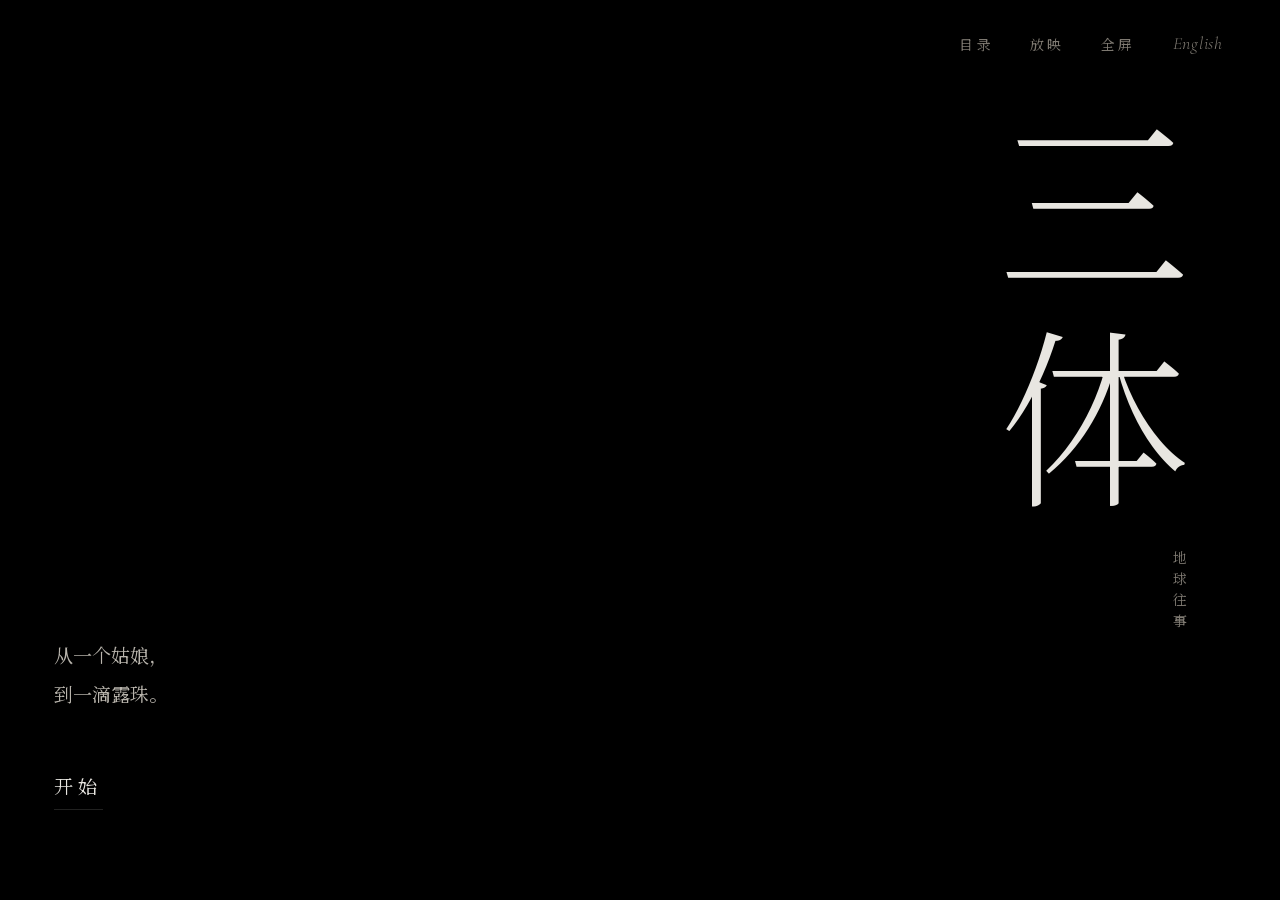
<file: index.html>
<!doctype html>
<html lang="zh-CN">
<head>
<meta charset="utf-8">
<meta name="viewport" content="width=device-width, initial-scale=1, viewport-fit=cover">
<meta name="color-scheme" content="dark">
<meta name="theme-color" content="#000000">
<title>三体——一百一十九帧</title>
<meta name="doc-title" content="三体——一百一十九帧">
<meta name="title-suffix" content="——三体">
<meta name="description" content="从一个姑娘，到一滴露珠。一个《三体》读者刻给自己的一百一十九帧。">
<link rel="canonical" href="https://3-body-art.github.io/">
<link rel="alternate" hreflang="zh-CN" href="https://3-body-art.github.io/">
<link rel="alternate" hreflang="en" href="https://3-body-art.github.io/en/">
<meta property="og:type" content="website">
<meta property="og:url" content="https://3-body-art.github.io/">
<meta property="og:locale" content="zh_CN">
<meta property="og:title" content="三体——一百一十九帧">
<meta property="og:description" content="从一个姑娘，到一滴露珠。一个《三体》读者刻给自己的一百一十九帧。">
<meta property="og:image" content="https://3-body-art.github.io/og.jpg">
<meta property="og:image:width" content="1200">
<meta property="og:image:height" content="630">
<link rel="icon" href="favicon.svg" type="image/svg+xml">
<meta name="twitter:card" content="summary_large_image">
<link rel="preload" href="fonts/serif-200.woff2" as="font" type="font/woff2" crossorigin>
<link rel="preload" href="fonts/serif-400.woff2" as="font" type="font/woff2" crossorigin>
<link rel="stylesheet" href="app.css?v=575a93905f">
</head>
<body class="at-open">
<div class="ambient" aria-hidden="true"></div>
<header class="chrome">
 <a class="mark" href="#" data-go="top">三体</a>
 <nav class="acts" aria-label="观看">
  <button id="open-index" type="button">目录</button>
  <button id="play" type="button" aria-pressed="false" data-play="放映" data-stop="停止">放映</button>
  <button id="fs" type="button">全屏</button>
  <a id="lang" class="lang" href="en/" hreflang="en" lang="en" title="English version">English</a>
 </nav>
</header>
<div class="rail" tabindex="0" role="button" aria-label="时间线：拖动可跳到任意一帧，回车打开目录"><span class="dot"></span><span class="tip"></span></div>
<main id="reel">

<section class="screen opening" id="top" style="--chars:2">
 <div class="words">
  <p class="line">从一个姑娘，</p><p class="line">到一滴露珠。</p>
  <button class="begin" data-go="book-1">开始</button>
 </div>
 <div class="vtitle"><h1>三体</h1><p class="sub">地球往事</p></div>
</section>
<section class="screen book" id="book-1" data-title="三体" style="--chars:2">
 <blockquote class="epi"><p class="stack">不要回答！<br>不要回答！！<br>不要回答！！！</p><cite>三体世界的一位和平主义者</cite></blockquote>
 <div class="vtitle"><p class="name">三体</p><p class="other" lang="en">The Three-Body Problem</p></div>
</section>
<section class="screen plate" id="f1" data-n="1" data-book="三体" data-glow="#8a6066" data-title="一个姑娘" style="--ar:2.3830;--tl:1;--bl:1">
 <figure>
  <button class="pic" aria-label="只看画面"><img src="img/54063eaaa66d-1280.webp" srcset="img/54063eaaa66d-800.webp 800w, img/54063eaaa66d-1280.webp 1280w, img/54063eaaa66d-1920.webp 1920w" sizes="(orientation: portrait) 100vw, 92vw" width="1935" height="812" alt="满地纸屑的空操场，一个短发姑娘背身站在批斗台下，双手悬在身侧，台上躺着遗体。" loading="eager" decoding="async"></button>
  <figcaption>
   <p class="era">中国，1967年</p>
   <h2 class="title">一个姑娘</h2>
   <p class="text">抓住她的人早走了。她的手臂还悬着。</p>
  </figcaption>
 </figure>
</section>
<section class="screen plate" id="f2" data-n="2" data-book="三体" data-glow="#8a6068" data-title="烟斗" style="--ar:1.5000;--tl:1;--bl:2">
 <figure>
  <button class="pic" aria-label="只看画面"><img src="img/dede7125a7cf-1280.webp" srcset="img/dede7125a7cf-800.webp 800w, img/dede7125a7cf-1280.webp 1280w, img/dede7125a7cf-1920.webp 1536w" sizes="(orientation: portrait) 100vw, 92vw" width="1536" height="1024" alt="灰布衣的年轻女子坐在台上，把一只烟斗放进一只摊开的、已经不动的手里。" loading="eager" decoding="async"></button>
  <figcaption>
   <p class="era">同一天，大学操场</p>
   <h2 class="title">烟斗</h2>
   <p class="text">「那没有哭出和喊出的东西在她的血液中弥漫、溶解，将伴她一生。」</p>
  </figcaption>
 </figure>
</section>
<section class="screen plate" id="f3" data-n="3" data-book="三体" data-glow="#8a6e60" data-title="顺山倒" style="--ar:1.7768;--tl:1;--bl:1">
 <figure>
  <button class="pic" aria-label="只看画面"><img src="img/62017c021a69-1280.webp" srcset="img/62017c021a69-800.webp 800w, img/62017c021a69-1280.webp 1280w, img/62017c021a69-1920.webp 1672w" sizes="(orientation: portrait) 100vw, 92vw" width="1672" height="941" alt="年轻女子伸手抚摸巨大落叶松新鲜的锯断面，年轮细密；远处树桩旁站着一个男人。" loading="lazy" decoding="async"></button>
  <figcaption>
   <p class="era">两年以后，大兴安岭</p>
   <h2 class="title">顺山倒</h2>
   <p class="text">它发芽时还是明朝。锯倒它，不到十分钟。</p>
  </figcaption>
 </figure>
</section>
<section class="screen plate" id="f4" data-n="4" data-book="三体" data-glow="#8a7660" data-title="半个夜空" style="--ar:2.0000;--tl:1;--bl:1">
 <figure>
  <button class="pic" aria-label="只看画面"><img src="img/59087d4a2424-1280.webp" srcset="img/59087d4a2424-800.webp 800w, img/59087d4a2424-1280.webp 1280w, img/59087d4a2424-1920.webp 1774w" sizes="(orientation: portrait) 100vw, 92vw" width="1774" height="887" alt="夜里，裹着棉军大衣的年轻女子靠在主控室门边，身后巨大的抛物面天线占据了半个夜空，顶端亮着一点红灯。" loading="lazy" decoding="async"></button>
  <figcaption>
   <p class="era">1969年冬，红岸基地</p>
   <h2 class="title">半个夜空</h2>
   <p class="text">「我可以在这里待一辈子。」门里，有人开始倒数。</p>
  </figcaption>
 </figure>
</section>
<section class="screen plate" id="f5" data-n="5" data-book="三体" data-glow="#8a7760" data-title="杨冬" style="--ar:1.7768;--tl:1;--bl:1">
 <figure>
  <button class="pic" aria-label="只看画面"><img src="img/9e13307ebff6-1280.webp" srcset="img/9e13307ebff6-800.webp 800w, img/9e13307ebff6-1280.webp 1280w, img/9e13307ebff6-1920.webp 1672w" sizes="(orientation: portrait) 100vw, 92vw" width="1672" height="941" alt="高大的厂房里，三层楼高的超导线圈立在脚手架中，左下角一个穿工作服的年轻女子在听一个男人讲解。" loading="lazy" decoding="async"></button>
  <figcaption>
   <p class="era">三十多年后，良湘加速器工地</p>
   <h2 class="title">杨冬</h2>
   <p class="text">「物理学从来就没有存在过，将来也不会存在。」</p>
  </figcaption>
 </figure>
</section>
<section class="screen plate" id="f6" data-n="6" data-book="三体" data-glow="#91905a" data-title="十厘米" style="--ar:1.7768;--tl:1;--bl:1">
 <figure>
  <button class="pic" aria-label="只看画面"><img src="img/436fc06c2185-1280.webp" srcset="img/436fc06c2185-800.webp 800w, img/436fc06c2185-1280.webp 1280w, img/436fc06c2185-1920.webp 1672w" sizes="(orientation: portrait) 100vw, 92vw" width="1672" height="941" alt="绿色台球桌的袋口边放着一颗黑球，十厘米外是白球；戴眼镜的男人俯身架杆，另一个男人撑着桌沿看，窗外是城市的灯。" loading="lazy" decoding="async"></button>
  <figcaption>
   <p class="era">杨冬死后，丁仪的新房</p>
   <h2 class="title">十厘米</h2>
   <p class="text">桌子搬了五次，黑球进了五次。「应该庆祝一下。」</p>
  </figcaption>
 </figure>
</section>
<section class="screen plate" id="f7" data-n="7" data-book="三体" data-glow="#946156" data-title="幽灵倒计时" style="--ar:2.3402;--tl:1;--bl:1">
 <figure>
  <button class="pic" aria-label="只看画面"><img src="img/358f5ed1c811-1280.webp" srcset="img/358f5ed1c811-800.webp 800w, img/358f5ed1c811-1280.webp 1280w, img/358f5ed1c811-1920.webp 1919w" sizes="(orientation: portrait) 100vw, 92vw" width="1919" height="820" alt="暗室红光里，戴眼镜的男人举起一条黑白底片，底片正中的草地上浮着一行白色数字。" loading="lazy" decoding="async"></button>
  <figcaption>
   <p class="era">傍晚，汪淼家的暗室</p>
   <h2 class="title">幽灵倒计时</h2>
   <p class="text">到了半夜，它出现在他眼睛里。</p>
  </figcaption>
 </figure>
</section>
<section class="screen plate" id="f8" data-n="8" data-book="三体" data-glow="#a47846" data-title="乱纪元" style="--ar:1.7768;--tl:1;--bl:1">
 <figure>
  <button class="pic" aria-label="只看画面"><img src="img/e1041de5c49c-1280.webp" srcset="img/e1041de5c49c-800.webp 800w, img/e1041de5c49c-1280.webp 1280w, img/e1041de5c49c-1920.webp 1672w" sizes="(orientation: portrait) 100vw, 92vw" width="1672" height="941" alt="荒原上，背着沙漏木箱的古装男子和两个同伴，望着地平线上升起一半的巨大太阳。" loading="lazy" decoding="async"></button>
  <figcaption>
   <p class="era">《三体》游戏，第137号文明</p>
   <h2 class="title">乱纪元</h2>
   <p class="text">暖流扑面而来。只有他一个人不怕。</p>
  </figcaption>
 </figure>
</section>
<section class="screen plate" id="f9" data-n="9" data-book="三体" data-glow="#8e6a5d" data-title="巨摆" style="--ar:2.3830;--tl:1;--bl:1">
 <figure>
  <button class="pic" aria-label="只看画面"><img src="img/8a62d348aa41-1280.webp" srcset="img/8a62d348aa41-800.webp 800w, img/8a62d348aa41-1280.webp 1280w, img/8a62d348aa41-1920.webp 1920w" sizes="(orientation: portrait) 100vw, 92vw" width="1935" height="812" alt="夜色中石塔间吊着巨石摆锤，成群士兵拉绳摆动它，远处的黑色金字塔像一座山。" loading="lazy" decoding="async"></button>
  <figcaption>
   <p class="era">《三体》游戏，朝歌</p>
   <h2 class="title">巨摆</h2>
   <p class="text">为了让太阳睡着。</p>
  </figcaption>
 </figure>
</section>
<section class="screen plate" id="f10" data-n="10" data-book="三体" data-glow="#a66e44" data-title="长夜" style="--ar:2.3830;--tl:1;--bl:1">
 <figure>
  <button class="pic" aria-label="只看画面"><img src="img/c013931134af-1280.webp" srcset="img/c013931134af-800.webp 800w, img/c013931134af-1280.webp 1280w, img/c013931134af-1920.webp 1920w" sizes="(orientation: portrait) 100vw, 92vw" width="1935" height="812" alt="从火炬照亮的石门洞向外看，薄如云母的淡蓝雪片飘落，门外积雪分成三层。" loading="lazy" decoding="async"></button>
  <figcaption>
   <p class="era">《三体》游戏，朝歌，二十天后</p>
   <h2 class="title">长夜</h2>
   <p class="text">落下来的是空气。「这一夜持续了四十八年。」</p>
  </figcaption>
 </figure>
</section>
<section class="screen plate" id="f11" data-n="11" data-book="三体" data-glow="#8c755f" data-title="宇宙闪烁" style="--ar:2.3830;--tl:1;--bl:1">
 <figure>
  <button class="pic" aria-label="只看画面"><img src="img/418f2351db0d-1280.webp" srcset="img/418f2351db0d-800.webp 800w, img/418f2351db0d-1280.webp 1280w, img/418f2351db0d-1920.webp 1920w" sizes="(orientation: portrait) 100vw, 92vw" width="1935" height="812" alt="夜里，中年男人站在玻璃穹顶建筑前，把一副厚重的护目镜式眼镜扣到眼前，仰头望天。" loading="lazy" decoding="async"></button>
  <figcaption>
   <p class="era">凌晨，北京新天文馆外</p>
   <h2 class="title">宇宙闪烁</h2>
   <p class="text">「而且是为我闪烁。」</p>
  </figcaption>
 </figure>
</section>
<section class="screen plate" id="f12" data-n="12" data-book="三体" data-glow="#ca2221" data-title="创世纪的余温" style="--ar:2.4005;--tl:1;--bl:1">
 <figure>
  <button class="pic" aria-label="只看画面"><img src="img/fe6fceba01cc-1280.webp" srcset="img/fe6fceba01cc-800.webp 800w, img/fe6fceba01cc-1280.webp 1280w, img/fe6fceba01cc-1920.webp 1920w" sizes="(orientation: portrait) 100vw, 92vw" width="1942" height="809" alt="透过一副特殊的眼镜看出去：整片天空泛着均匀的暗红微光，看不见一颗星，地平线上只有几团模糊的红晕。" loading="lazy" decoding="async"></button>
  <figcaption>
   <p class="era">凌晨，3K眼镜里</p>
   <h2 class="title">创世纪的余温</h2>
   <p class="text">「仿佛整个宇宙只是一盏风中的孤灯。」</p>
  </figcaption>
 </figure>
</section>
<section class="screen plate" id="f13" data-n="13" data-book="三体" data-glow="#b35138" data-title="摘下" style="--ar:1.7768;--tl:1;--bl:2">
 <figure>
  <button class="pic" aria-label="只看画面"><img src="img/bc953bc749ee-1280.webp" srcset="img/bc953bc749ee-800.webp 800w, img/bc953bc749ee-1280.webp 1280w, img/bc953bc749ee-1920.webp 1672w" sizes="(orientation: portrait) 100vw, 92vw" width="1672" height="941" alt="一只手把厚重的眼镜从眼前抬开：镜片里还是一片暗红，镜片外是夜里寻常的广场、树和玻璃建筑。" loading="lazy" decoding="async"></button>
  <figcaption>
   <p class="era">凌晨，北京天文馆外</p>
   <h2 class="title">摘下</h2>
   <p class="text">城市回来了。动物园门口的霓虹灯坏了一根，他按莫尔斯电码去读它。</p>
  </figcaption>
 </figure>
</section>
<section class="screen plate" id="f14" data-n="14" data-book="三体" data-glow="#ca7b21" data-title="三日凌空" style="--ar:2.3390;--tl:1;--bl:1">
 <figure>
  <button class="pic" aria-label="只看画面"><img src="img/ce49de52d5d8-1280.webp" srcset="img/ce49de52d5d8-800.webp 800w, img/ce49de52d5d8-1280.webp 1280w, img/ce49de52d5d8-1920.webp 1918w" sizes="(orientation: portrait) 100vw, 92vw" width="1918" height="820" alt="门框边一个男人抬手遮住眼睛，天上挤着三颗巨大的太阳，大地龟裂流着岩浆，远处立着尖塔。" loading="lazy" decoding="async"></button>
  <figcaption>
   <p class="era">《三体》游戏，第183号文明</p>
   <h2 class="title">三日凌空</h2>
   <p class="text">看见它的人，「最多只能再活几秒钟」。</p>
  </figcaption>
 </figure>
</section>
<section class="screen plate" id="f15" data-n="15" data-book="三体" data-glow="#8a7660" data-title="秦一号" style="--ar:1.7768;--tl:1;--bl:1">
 <figure>
  <button class="pic" aria-label="只看画面"><img src="img/053adc141010-1280.webp" srcset="img/053adc141010-800.webp 800w, img/053adc141010-1280.webp 1280w, img/053adc141010-1920.webp 1672w" sizes="(orientation: portrait) 100vw, 92vw" width="1672" height="941" alt="金字塔顶，披甲士兵握着黑白两面旗；下方无数士兵排成方阵，中间一条长长的通道。" loading="lazy" decoding="async"></button>
  <figcaption>
   <p class="era">《三体》游戏第二级，第184号文明</p>
   <h2 class="title">秦一号</h2>
   <p class="text">「白色代表0，黑色代表1。」</p>
  </figcaption>
 </figure>
</section>
<section class="screen plate" id="f16" data-n="16" data-book="三体" data-glow="#60758a" data-title="三日连珠" style="--ar:2.3830;--tl:1;--bl:1">
 <figure>
  <button class="pic" aria-label="只看画面"><img src="img/9a2db488d0a0-1280.webp" srcset="img/9a2db488d0a0-800.webp 800w, img/9a2db488d0a0-1280.webp 1280w, img/9a2db488d0a0-1920.webp 1920w" sizes="(orientation: portrait) 100vw, 92vw" width="1935" height="812" alt="巨石、士兵和一口青铜大鼎一起飘向天空，头顶的海水翻卷成透明的山脉，下方大地上排着人列。" loading="lazy" decoding="async"></button>
  <figcaption>
   <p class="era">《三体》游戏，第184号文明</p>
   <h2 class="title">三日连珠</h2>
   <p class="text">头顶那些透明的山脉，是被吸向太空的海洋。</p>
  </figcaption>
 </figure>
</section>
<section class="screen plate" id="f17" data-n="17" data-book="三体" data-glow="#606a8a" data-title="爱因斯坦" style="--ar:1.7768;--tl:1;--bl:1">
 <figure>
  <button class="pic" aria-label="只看画面"><img src="img/12d9d154cfa6-1280.webp" srcset="img/12d9d154cfa6-800.webp 800w, img/12d9d154cfa6-1280.webp 1280w, img/12d9d154cfa6-1920.webp 1672w" sizes="(orientation: portrait) 100vw, 92vw" width="1672" height="941" alt="银发老人坐在黑色大厦台阶上拉小提琴，脚边一顶破礼帽，天边升起一轮巨大的银色月亮。" loading="lazy" decoding="async"></button>
  <figcaption>
   <p class="era">《三体》游戏，第192号文明，联合国大厦前</p>
   <h2 class="title">爱因斯坦</h2>
   <p class="text">「从美学角度讲，我是没错的，错的是宇宙。」</p>
  </figcaption>
 </figure>
</section>
<section class="screen plate" id="f18" data-n="18" data-book="三体" data-glow="#c26b28" data-title="大撕裂" style="--ar:1.6674;--tl:1;--bl:2">
 <figure>
  <button class="pic" aria-label="只看画面"><img src="img/cf92d2df367a-1280.webp" srcset="img/cf92d2df367a-800.webp 800w, img/cf92d2df367a-1280.webp 1280w, img/cf92d2df367a-1920.webp 1619w" sizes="(orientation: portrait) 100vw, 92vw" width="1619" height="971" alt="漆黑太空里，一颗行星被撕成大小两半，中间一条炽热的岩浆河把它们连在一起。" loading="lazy" decoding="async"></button>
  <figcaption>
   <p class="era">《三体》游戏，第191号文明</p>
   <h2 class="title">大撕裂</h2>
   <p class="text">小的那一半，后来成了那轮巨月。文明再次出现，用了九千万年。</p>
  </figcaption>
 </figure>
</section>
<section class="screen plate" id="f19" data-n="19" data-book="三体" data-glow="#506d9b" data-title="远征" style="--ar:2.0000;--tl:1;--bl:1">
 <figure>
  <button class="pic" aria-label="只看画面"><img src="img/70da035545e5-1280.webp" srcset="img/70da035545e5-800.webp 800w, img/70da035545e5-1280.webp 1280w, img/70da035545e5-1920.webp 1774w" sizes="(orientation: portrait) 100vw, 92vw" width="1774" height="887" alt="黎明的戈壁上人山人海，人们仰望天上成千光点组成的方阵，旁边悬着一轮巨月。" loading="lazy" decoding="async"></button>
  <figcaption>
   <p class="era">《三体》游戏，最后场景</p>
   <h2 class="title">远征</h2>
   <p class="text">目的地：「四光年外的一颗带有行星的恒星」。</p>
  </figcaption>
 </figure>
</section>
<section class="screen plate" id="f20" data-n="20" data-book="三体" data-glow="#8a7960" data-title="回音" style="--ar:1.7768;--tl:1;--bl:2">
 <figure>
  <button class="pic" aria-label="只看画面"><img src="img/6302a92eb896-1280.webp" srcset="img/6302a92eb896-800.webp 800w, img/6302a92eb896-1280.webp 1280w, img/6302a92eb896-1920.webp 1672w" sizes="(orientation: portrait) 100vw, 92vw" width="1672" height="941" alt="深夜的机房里，一个年轻女子盯着一台旧式显示器，屏幕上是三行感叹号越来越多的绿色警告，墙上挂着钟。" loading="lazy" decoding="async"></button>
  <figcaption>
   <p class="era">午夜，红岸基地监听主控室</p>
   <h2 class="title">回音</h2>
   <p class="text">读到它的，只有她一个人。天亮以前，她把它换成了一段噪声。</p>
  </figcaption>
 </figure>
</section>
<section class="screen plate" id="f21" data-n="21" data-book="三体" data-glow="#8a7160" data-title="到这里来吧" style="--ar:1.5000;--tl:1;--bl:1">
 <figure>
  <button class="pic" aria-label="只看画面"><img src="img/5480263e4723-1280.webp" srcset="img/5480263e4723-800.webp 800w, img/5480263e4723-1280.webp 1280w, img/5480263e4723-1920.webp 1536w" sizes="(orientation: portrait) 100vw, 92vw" width="1536" height="1024" alt="晨光照进机房，女子伸手按下控制台上的红色按键，身后两个军人一个打盹一个看报。" loading="lazy" decoding="async"></button>
  <figcaption>
   <p class="era">黎明，红岸基地发射主控室</p>
   <h2 class="title">到这里来吧</h2>
   <p class="text">她还不知道，自己已经怀孕了。</p>
  </figcaption>
 </figure>
</section>
<section class="screen plate" id="f22" data-n="22" data-book="三体" data-glow="#8a7560" data-title="伊甸园" style="--ar:1.7768;--tl:1;--bl:1">
 <figure>
  <button class="pic" aria-label="只看画面"><img src="img/61c9ff4081c0-1280.webp" srcset="img/61c9ff4081c0-800.webp 800w, img/61c9ff4081c0-1280.webp 1280w, img/61c9ff4081c0-1920.webp 1672w" sizes="(orientation: portrait) 100vw, 92vw" width="1672" height="941" alt="荒秃的黄土山谷里有一小片绿树林和一间土屋，几个小小的人影站在林边。" loading="lazy" decoding="async"></button>
  <figcaption>
   <p class="era">西北，黄土山区</p>
   <h2 class="title">伊甸园</h2>
   <p class="text">「您在这里到底做什么呢？」「当救世主。」</p>
  </figcaption>
 </figure>
</section>
<section class="screen plate" id="f23" data-n="23" data-book="三体" data-glow="#8a7a60" data-title="琴" style="--ar:1.7768;--tl:1;--bl:2">
 <figure>
  <button class="pic" aria-label="只看画面"><img src="img/4e0c6d0d7687-1280.webp" srcset="img/4e0c6d0d7687-800.webp 800w, img/4e0c6d0d7687-1280.webp 1280w, img/4e0c6d0d7687-1920.webp 1672w" sizes="(orientation: portrait) 100vw, 92vw" width="1672" height="941" alt="黄昏的运河上，黑身白楼的巨轮驶过岸边一根黑色钢柱，船楼顶上一根细天线正飞落。" loading="lazy" decoding="async"></button>
  <figcaption>
   <p class="era">巴拿马运河，盖拉德水道</p>
   <h2 class="title">琴</h2>
   <p class="text">船已过去一半，什么也没发生。只有顶上一根细天线，从下部折断了。</p>
  </figcaption>
 </figure>
</section>
<section class="screen plate" id="f24" data-n="24" data-book="三体" data-glow="#8d7a5d" data-title="审判日" style="--ar:2.3337;--tl:1;--bl:2">
 <figure>
  <button class="pic" aria-label="只看画面"><img src="img/8f1c66e003d6-1280.webp" srcset="img/8f1c66e003d6-800.webp 800w, img/8f1c66e003d6-1280.webp 1280w, img/8f1c66e003d6-1920.webp 1916w" sizes="(orientation: portrait) 100vw, 92vw" width="1916" height="821" alt="隔着山坡上的树叶望去，冒烟的巨轮冲上对岸掀起土浪，船楼一层层错开。" loading="lazy" decoding="async"></button>
  <figcaption>
   <p class="era">巴拿马运河，盖拉德水道</p>
   <h2 class="title">审判日</h2>
   <p class="text">种树的救世主也在船上。他最后朝一台电脑爬了一米多，三体的信息就存在那里。</p>
  </figcaption>
 </figure>
</section>
<section class="screen plate" id="f25" data-n="25" data-book="三体" data-glow="#8a7760" data-title="半米" style="--ar:2.3402;--tl:1;--bl:1">
 <figure>
  <button class="pic" aria-label="只看画面"><img src="img/8dd4c50c4d78-1280.webp" srcset="img/8dd4c50c4d78-800.webp 800w, img/8dd4c50c4d78-1280.webp 1280w, img/8dd4c50c4d78-1920.webp 1919w" sizes="(orientation: portrait) 100vw, 92vw" width="1919" height="820" alt="近看巨轮白色的船楼：整座上层建筑被切成一层层薄板，彼此错开，窗框随之断开，底下腾起尘土。" loading="lazy" decoding="async"></button>
  <figcaption>
   <p class="era">巴拿马运河，盖拉德水道</p>
   <h2 class="title">半米</h2>
   <p class="text">「白天他们就是坐着或蹲着，也够了。」</p>
  </figcaption>
 </figure>
</section>
<section class="screen plate" id="f26" data-n="26" data-book="三体" data-glow="#8a7560" data-title="一个质子" style="--ar:2.3830;--tl:1;--bl:1">
 <figure>
  <button class="pic" aria-label="只看画面"><img src="img/e376a613b9c5-1280.webp" srcset="img/e376a613b9c5-800.webp 800w, img/e376a613b9c5-1280.webp 1280w, img/e376a613b9c5-1920.webp 1920w" sizes="(orientation: portrait) 100vw, 92vw" width="1935" height="812" alt="山坡上几个人影仰望，天上一面巨大的圆镜把阳光聚成光柱，刺进城市中心燃起大火。" loading="lazy" decoding="async"></button>
  <figcaption>
   <p class="era">三体世界，第二次质子展开</p>
   <h2 class="title">一个质子</h2>
   <p class="text">科学执政官说，它「不会对我们的世界产生任何影响」。</p>
  </figcaption>
 </figure>
</section>
<section class="screen plate" id="f27" data-n="27" data-book="三体" data-glow="#8a7260" data-title="智子" style="--ar:2.3337;--tl:1;--bl:1">
 <figure>
  <button class="pic" aria-label="只看画面"><img src="img/020f915268e8-1280.webp" srcset="img/020f915268e8-800.webp 800w, img/020f915268e8-1280.webp 1280w, img/020f915268e8-1920.webp 1916w" sizes="(orientation: portrait) 100vw, 92vw" width="1916" height="821" alt="荒凉的岩地上空，天穹像一面弯曲的镜子，映出一颗巨大的褐色行星，星光沿着弧线被拉长、扭曲。" loading="lazy" decoding="async"></button>
  <figcaption>
   <p class="era">三体世界，第三次质子展开，夜</p>
   <h2 class="title">智子</h2>
   <p class="text">天上那颗行星，就是他们脚下这一颗。然后，天弯了下来。</p>
  </figcaption>
 </figure>
</section>
<section class="screen plate" id="f28" data-n="28" data-book="三体" data-glow="#8a8560" data-title="你们是虫子" style="--ar:2.3830;--tl:1;--bl:1">
 <figure>
  <button class="pic" aria-label="只看画面"><img src="img/50357994bfd6-1280.webp" srcset="img/50357994bfd6-800.webp 800w, img/50357994bfd6-1280.webp 1280w, img/50357994bfd6-1920.webp 1920w" sizes="(orientation: portrait) 100vw, 92vw" width="1935" height="812" alt="麦田田埂上站着三个男人，两人把瓶中的酒倒在地上，蝗虫漫天，一片虫云遮住了天。" loading="lazy" decoding="async"></button>
  <figcaption>
   <p class="era">午后，华北平原的麦田</p>
   <h2 class="title">你们是虫子</h2>
   <p class="text">「虫子从来就没有被真正战胜过。」</p>
  </figcaption>
 </figure>
</section>
<section class="screen plate" id="f29" data-n="29" data-book="三体" data-glow="#8a7b60" data-title="基座" style="--ar:1.7768;--tl:1;--bl:1">
 <figure>
  <button class="pic" aria-label="只看画面"><img src="img/0658da81b234-1280.webp" srcset="img/0658da81b234-800.webp 800w, img/0658da81b234-1280.webp 1280w, img/0658da81b234-1920.webp 1672w" sizes="(orientation: portrait) 100vw, 92vw" width="1672" height="941" alt="白发老妇人伸手拨开茂密的藤蔓，露出下面锈蚀的金属，身后是一片云海。" loading="lazy" decoding="async"></button>
  <figcaption>
   <p class="era">尾声，红岸基地遗址</p>
   <h2 class="title">基座</h2>
   <p class="text">地球被外星世界听到的第一声，从这里发出。</p>
  </figcaption>
 </figure>
</section>
<section class="screen plate" id="f30" data-n="30" data-book="三体" data-glow="#976854" data-title="人类的落日" style="--ar:2.3402;--tl:1;--bl:0">
 <figure>
  <button class="pic" aria-label="只看画面"><img src="img/423962c40baa-1280.webp" srcset="img/423962c40baa-800.webp 800w, img/423962c40baa-1280.webp 1280w, img/423962c40baa-1920.webp 1919w" sizes="(orientation: portrait) 100vw, 92vw" width="1919" height="820" alt="老妇人独自站在山巅的草坡上，望着云海尽头正在落下的太阳。" loading="lazy" decoding="async"></button>
  <figcaption>
   <p class="era">尾声，雷达峰顶</p>
   <h2 class="title">人类的落日</h2>
   
  </figcaption>
 </figure>
</section>
<section class="screen book" id="book-2" data-title="黑暗森林" style="--chars:4">
 <blockquote class="epi"><p>宇宙就是一座黑暗森林，<br>每个文明都是带枪的猎人……</p><cite>罗辑</cite></blockquote>
 <div class="vtitle"><p class="name">黑暗森林</p><p class="other" lang="en">The Dark Forest</p></div>
</section>
<section class="screen plate" id="f31" data-n="31" data-book="黑暗森林" data-glow="#946c56" data-title="公理" style="--ar:2.3830;--tl:1;--bl:1">
 <figure>
  <button class="pic" aria-label="只看画面"><img src="img/215639047791-1280.webp" srcset="img/215639047791-800.webp 800w, img/215639047791-1280.webp 1280w, img/215639047791-1920.webp 1920w" sizes="(orientation: portrait) 100vw, 92vw" width="1935" height="812" alt="暮色里黑色墓碑的刻字上爬着一只褐蚁，远处一老一少两人立在晚霞前。" loading="lazy" decoding="async"></button>
  <figcaption>
   <p class="era">暮色，杨冬墓前</p>
   <h2 class="title">公理</h2>
   <p class="text">在场的还有一只褐蚁。四光年外，一个世界正屏息聆听。</p>
  </figcaption>
 </figure>
</section>
<section class="screen plate" id="f32" data-n="32" data-book="黑暗森林" data-glow="#606c8a" data-title="唐号" style="--ar:2.3337;--tl:1;--bl:1">
 <figure>
  <button class="pic" aria-label="只看画面"><img src="img/93cf9a483677-1280.webp" srcset="img/93cf9a483677-800.webp 800w, img/93cf9a483677-1280.webp 1280w, img/93cf9a483677-1920.webp 1916w" sizes="(orientation: portrait) 100vw, 92vw" width="1916" height="821" alt="船坞里，一艘挂满脚手架、焊痕斑驳、还没涂漆的巨大航空母舰；两名穿深色制服的军官站在坞边。" loading="lazy" decoding="async"></button>
  <figcaption>
   <p class="era">危机纪年第3年，造船厂船坞</p>
   <h2 class="title">唐号</h2>
   <p class="text">「看来，那一小片海面要一直空下去了。」</p>
  </figcaption>
 </figure>
</section>
<section class="screen plate" id="f33" data-n="33" data-book="黑暗森林" data-glow="#a0794a" data-title="面壁者" style="--ar:2.3830;--tl:1;--bl:1">
 <figure>
  <button class="pic" aria-label="只看画面"><img src="img/e0e5805ac337-1280.webp" srcset="img/e0e5805ac337-800.webp 800w, img/e0e5805ac337-1280.webp 1280w, img/e0e5805ac337-1920.webp 1920w" sizes="(orientation: portrait) 100vw, 92vw" width="1935" height="812" alt="联合国大会堂里，台上的女秘书长抬手指向台下，穿棕色夹克的男人抬头望去。" loading="lazy" decoding="async"></button>
  <figcaption>
   <p class="era">危机纪年第3年，联合国大会堂</p>
   <h2 class="title">面壁者</h2>
   <p class="text">他以为那只手会指向第一排。</p>
  </figcaption>
 </figure>
</section>
<section class="screen plate" id="f34" data-n="34" data-book="黑暗森林" data-glow="#567095" data-title="空白" style="--ar:2.3830;--tl:1;--bl:1">
 <figure>
  <button class="pic" aria-label="只看画面"><img src="img/8253993df7e1-1280.webp" srcset="img/8253993df7e1-800.webp 800w, img/8253993df7e1-1280.webp 1280w, img/8253993df7e1-1920.webp 1920w" sizes="(orientation: portrait) 100vw, 92vw" width="1935" height="812" alt="雪山下，年轻女子仰望夕照中的雪峰，身后的男人静静看着她，路边停着吉普车。" loading="lazy" decoding="async"></button>
  <figcaption>
   <p class="era">危机纪年第3年，雪线之上</p>
   <h2 class="title">空白</h2>
   <p class="text">「你的工作就是：使自己幸福快乐。」</p>
  </figcaption>
 </figure>
</section>
<section class="screen plate" id="f35" data-n="35" data-book="黑暗森林" data-glow="#8a6660" data-title="刷子" style="--ar:1.7768;--tl:1;--bl:1">
 <figure>
  <button class="pic" aria-label="只看画面"><img src="img/f2b97da54368-1280.webp" srcset="img/f2b97da54368-800.webp 800w, img/f2b97da54368-1280.webp 1280w, img/f2b97da54368-1920.webp 1672w" sizes="(orientation: portrait) 100vw, 92vw" width="1672" height="941" alt="控制室里，一位将军和几名科学家盯着屏幕，屏上是一片竖直细密的光痕。" loading="lazy" decoding="async"></button>
  <figcaption>
   <p class="era">危机纪年第3年，三体舰队距太阳系4.21光年</p>
   <h2 class="title">刷子</h2>
   <p class="text">斐兹罗将军数了数刷毛，约有一千根。</p>
  </figcaption>
 </figure>
</section>
<section class="screen plate" id="f36" data-n="36" data-book="黑暗森林" data-glow="#607b8a" data-title="破壁人" style="--ar:1.7768;--tl:1;--bl:2">
 <figure>
  <button class="pic" aria-label="只看画面"><img src="img/5453e9d3d2d5-1280.webp" srcset="img/5453e9d3d2d5-800.webp 800w, img/5453e9d3d2d5-1280.webp 1280w, img/5453e9d3d2d5-1920.webp 1672w" sizes="(orientation: portrait) 100vw, 92vw" width="1672" height="941" alt="冰下漆黑的湖水里，一个男人仰面下沉，伸手去够头顶冰洞透下的一团光。" loading="lazy" decoding="async"></button>
  <figcaption>
   <p class="era">危机纪年第8年冬，伊甸园的冰湖</p>
   <h2 class="title">破壁人</h2>
   <p class="text">「就在这死寂的冷黑之间，他看到了宇宙的真相。」上岸以后，他不敢再抬头看星空。</p>
  </figcaption>
 </figure>
</section>
<section class="screen plate" id="f37" data-n="37" data-book="黑暗森林" data-glow="#8a6d60" data-title="粮票" style="--ar:1.7768;--tl:1;--bl:1">
 <figure>
  <button class="pic" aria-label="只看画面"><img src="img/b39b634e6ae5-1280.webp" srcset="img/b39b634e6ae5-800.webp 800w, img/b39b634e6ae5-1280.webp 1280w, img/b39b634e6ae5-1920.webp 1672w" sizes="(orientation: portrait) 100vw, 92vw" width="1672" height="941" alt="客厅里三位老人转头看着电视，屏幕上金字塔形的基座正把运载舱送上天；茶几上摊着几张粮票和一张卡。" loading="lazy" decoding="async"></button>
  <figcaption>
   <p class="era">危机纪年第12年，电视机前</p>
   <h2 class="title">粮票</h2>
   <p class="text">「回来了，又回来了。」</p>
  </figcaption>
 </figure>
</section>
<section class="screen plate" id="f38" data-n="38" data-book="黑暗森林" data-glow="#8a7460" data-title="宇宙葬" style="--ar:1.7787;--tl:1;--bl:1">
 <figure>
  <button class="pic" aria-label="只看画面"><img src="img/1dd120e21057-1280.webp" srcset="img/1dd120e21057-800.webp 800w, img/1dd120e21057-1280.webp 1280w, img/1dd120e21057-1920.webp 1672w" sizes="(orientation: portrait) 100vw, 92vw" width="1672" height="940" alt="从高空沿一条细长导轨向下看，海上圆形的钢铁浮岛像吊在导轨下端的盘子。" loading="lazy" decoding="async"></button>
  <figcaption>
   <p class="era">危机纪年第12年，凡尔纳岛上空</p>
   <h2 class="title">宇宙葬</h2>
   <p class="text">「我死了后可不想待在外星人占领的地球上」</p>
  </figcaption>
 </figure>
</section>
<section class="screen plate" id="f39" data-n="39" data-book="黑暗森林" data-glow="#926e59" data-title="陨石子弹" style="--ar:2.3963;--tl:1;--bl:2">
 <figure>
  <button class="pic" aria-label="只看画面"><img src="img/3fc7cc316ba2-1280.webp" srcset="img/3fc7cc316ba2-800.webp 800w, img/3fc7cc316ba2-1280.webp 1280w, img/3fc7cc316ba2-1920.webp 1920w" sizes="(orientation: portrait) 100vw, 92vw" width="1941" height="810" alt="身穿航天服的人在太空中持手枪击发，枪口一点闪光，远处是轮形空间站。" loading="lazy" decoding="async"></button>
  <figcaption>
   <p class="era">危机纪年第12年，地球同步轨道</p>
   <h2 class="title">陨石子弹</h2>
   <p class="text">买陨石时，他没有还价：「就算表示我对要送的人的尊重吧。」</p>
  </figcaption>
 </figure>
</section>
<section class="screen plate" id="f40" data-n="40" data-book="黑暗森林" data-glow="#60718a" data-title="八年" style="--ar:2.3909;--tl:1;--bl:1">
 <figure>
  <button class="pic" aria-label="只看画面"><img src="img/8f4c2f435e73-1280.webp" srcset="img/8f4c2f435e73-800.webp 800w, img/8f4c2f435e73-1280.webp 1280w, img/8f4c2f435e73-1920.webp 1920w" sizes="(orientation: portrait) 100vw, 92vw" width="1939" height="811" alt="一对中年夫妇挽着手走在无数发光的星点之中，丈夫仰头，妻子看着他。" loading="lazy" decoding="async"></button>
  <figcaption>
   <p class="era">危机纪年第20年，她的大脑里</p>
   <h2 class="title">八年</h2>
   <p class="text">他穿过一千亿颗星回到她身边。就在那一刻，她看穿了他。</p>
  </figcaption>
 </figure>
</section>
<section class="screen plate" id="f41" data-n="41" data-book="黑暗森林" data-glow="#8a7460" data-title="怒发" style="--ar:2.3337;--tl:1;--bl:1">
 <figure>
  <button class="pic" aria-label="只看画面"><img src="img/fef8d56abec7-1280.webp" srcset="img/fef8d56abec7-800.webp 800w, img/fef8d56abec7-1280.webp 1280w, img/fef8d56abec7-1920.webp 1916w" sizes="(orientation: portrait) 100vw, 92vw" width="1916" height="821" alt="荒凉的星球地表上，一座隆起的山体从中间崩裂，露出炽白的核火光。" loading="lazy" decoding="async"></button>
  <figcaption>
   <p class="era">水星，黎明</p>
   <h2 class="title">怒发</h2>
   <p class="text">面壁者要的不是这团火，是那些飞走的石头。</p>
  </figcaption>
 </figure>
</section>
<section class="screen plate" id="f42" data-n="42" data-book="黑暗森林" data-glow="#60758a" data-title="明天见" style="--ar:2.3830;--tl:1;--bl:1">
 <figure>
  <button class="pic" aria-label="只看画面"><img src="img/f7546065aa1b-1280.webp" srcset="img/f7546065aa1b-800.webp 800w, img/f7546065aa1b-1280.webp 1280w, img/f7546065aa1b-1920.webp 1920w" sizes="(orientation: portrait) 100vw, 92vw" width="1935" height="812" alt="男人扶着高空栏杆，望着巨树般的城市，一个背着双旋翼的女孩飞向朝阳。" loading="lazy" decoding="async"></button>
  <figcaption>
   <p class="era">危机纪年第205年，北京</p>
   <h2 class="title">明天见</h2>
   <p class="text">「天是假的，太阳也是假的。」</p>
  </figcaption>
 </figure>
</section>
<section class="screen plate" id="f43" data-n="43" data-book="黑暗森林" data-glow="#898a60" data-title="好时候" style="--ar:1.5000;--tl:1;--bl:2">
 <figure>
  <button class="pic" aria-label="只看画面"><img src="img/42cb480a51ab-1280.webp" srcset="img/42cb480a51ab-800.webp 800w, img/42cb480a51ab-1280.webp 1280w, img/42cb480a51ab-1920.webp 1536w" sizes="(orientation: portrait) 100vw, 92vw" width="1536" height="1024" alt="两个男人走在草地上，头顶是挂满建筑的巨柱和往来的飞车。" loading="lazy" decoding="async"></button>
  <figcaption>
   <p class="era">危机纪年第205年，地下北京</p>
   <h2 class="title">好时候</h2>
   <p class="text">「老弟，这是个好时候。」他举起手里的烟：「就是烟难抽了。」</p>
  </figcaption>
 </figure>
</section>
<section class="screen plate" id="f44" data-n="44" data-book="黑暗森林" data-glow="#8a6f60" data-title="沙" style="--ar:1.7768;--tl:1;--bl:2">
 <figure>
  <button class="pic" aria-label="只看画面"><img src="img/e40728ee7c56-1280.webp" srcset="img/e40728ee7c56-800.webp 800w, img/e40728ee7c56-1280.webp 1280w, img/e40728ee7c56-1920.webp 1672w" sizes="(orientation: portrait) 100vw, 92vw" width="1672" height="941" alt="沙地上伸出许多枯瘦的黑色手臂雕塑，一个男人坐着往外倒鞋里的沙。" loading="lazy" decoding="async"></button>
  <figcaption>
   <p class="era">危机纪年第205年，大低谷纪念碑</p>
   <h2 class="title">沙</h2>
   <p class="text">碑上刻着「给岁月以文明，而不是给文明以岁月」。大史在倒鞋里的沙。</p>
  </figcaption>
 </figure>
</section>
<section class="screen plate" id="f45" data-n="45" data-book="黑暗森林" data-glow="#8a7260" data-title="归宿" style="--ar:1.7768;--tl:1;--bl:1">
 <figure>
  <button class="pic" aria-label="只看画面"><img src="img/a8558c7b83cd-1280.webp" srcset="img/a8558c7b83cd-800.webp 800w, img/a8558c7b83cd-1280.webp 1280w, img/a8558c7b83cd-1920.webp 1672w" sizes="(orientation: portrait) 100vw, 92vw" width="1672" height="941" alt="从舱内望出去，一艘小小的交通艇正飞近一面巨大的镜面舰壳，舰壳上映着木星的云带。" loading="lazy" decoding="async"></button>
  <figcaption>
   <p class="era">危机纪年第205年，木星，亚洲舰队军港</p>
   <h2 class="title">归宿</h2>
   <p class="text">派他来，是为了防止有人驾舰逃亡。</p>
  </figcaption>
 </figure>
</section>
<section class="screen plate" id="f46" data-n="46" data-book="黑暗森林" data-glow="#907a5a" data-title="北京" style="--ar:1.7768;--tl:1;--bl:1">
 <figure>
  <button class="pic" aria-label="只看画面"><img src="img/da799dc4e243-1280.webp" srcset="img/da799dc4e243-800.webp 800w, img/da799dc4e243-1280.webp 1280w, img/da799dc4e243-1920.webp 1672w" sizes="(orientation: portrait) 100vw, 92vw" width="1672" height="941" alt="黄沙半掩的破楼，一扇窗台上摆着两盆绿植，窗下晾着衬衫和毛巾。" loading="lazy" decoding="async"></button>
  <figcaption>
   <p class="era">危机纪年第205年，地面旧城</p>
   <h2 class="title">北京</h2>
   <p class="text">「爸，算起来我现在只比你小五岁了。」</p>
  </figcaption>
 </figure>
</section>
<section class="screen plate" id="f47" data-n="47" data-book="黑暗森林" data-glow="#60678a" data-title="林格—斐兹罗" style="--ar:2.4005;--tl:1;--bl:1">
 <figure>
  <button class="pic" aria-label="只看画面"><img src="img/499a54903174-1280.webp" srcset="img/499a54903174-800.webp 800w, img/499a54903174-1280.webp 1280w, img/499a54903174-1920.webp 1920w" sizes="(orientation: portrait) 100vw, 92vw" width="1942" height="809" alt="太空中几名维修人员飞过一片巨大透明的弧形透镜，镜面泛着彩虹色。" loading="lazy" decoding="async"></button>
  <figcaption>
   <p class="era">危机纪年第205年，小行星带外侧</p>
   <h2 class="title">林格—斐兹罗</h2>
   <p class="text">这架望远镜，以最早看见刷子的那两个人命名。</p>
  </figcaption>
 </figure>
</section>
<section class="screen plate" id="f48" data-n="48" data-book="黑暗森林" data-glow="#8c755f" data-title="造云" style="--ar:2.4005;--tl:1;--bl:1">
 <figure>
  <button class="pic" aria-label="只看画面"><img src="img/6021dfde7439-1280.webp" srcset="img/6021dfde7439-800.webp 800w, img/6021dfde7439-1280.webp 1280w, img/6021dfde7439-1920.webp 1920w" sizes="(orientation: portrait) 100vw, 92vw" width="1942" height="809" alt="飞船机械臂从舱口托出一个巨大的暗色球体，远处悬着另外三个球和一枚小圆柱。" loading="lazy" decoding="async"></button>
  <figcaption>
   <p class="era">危机纪年第205年，海王星轨道外</p>
   <h2 class="title">造云</h2>
   <p class="text">一团比太阳还大的云，只为找到一个卡车大小的东西。</p>
  </figcaption>
 </figure>
</section>
<section class="screen plate" id="f49" data-n="49" data-book="黑暗森林" data-glow="#8a7660" data-title="前进四" style="--ar:2.3337;--tl:1;--bl:1">
 <figure>
  <button class="pic" aria-label="只看画面"><img src="img/05e4376b3548-1280.webp" srcset="img/05e4376b3548-800.webp 800w, img/05e4376b3548-1280.webp 1280w, img/05e4376b3548-1920.webp 1916w" sizes="(orientation: portrait) 100vw, 92vw" width="1916" height="821" alt="黑暗的球形舱里布满全息星点，一个穿军装的男人伸手点着发光的操作界面，身边漂浮着大大小小的透明液球。" loading="lazy" decoding="async"></button>
  <figcaption>
   <p class="era">危机纪年第205年，自然选择号</p>
   <h2 class="title">前进四</h2>
   <p class="text">「不管去哪里，都是一个比留在这里更负责任的选择。」</p>
  </figcaption>
 </figure>
</section>
<section class="screen plate" id="f50" data-n="50" data-book="黑暗森林" data-glow="#8a7560" data-title="自然选择" style="--ar:2.3337;--tl:1;--bl:2">
 <figure>
  <button class="pic" aria-label="只看画面"><img src="img/6236d275b83f-1280.webp" srcset="img/6236d275b83f-800.webp 800w, img/6236d275b83f-1280.webp 1280w, img/6236d275b83f-1920.webp 1916w" sizes="(orientation: portrait) 100vw, 92vw" width="1916" height="821" alt="一艘战舰喷着强光驶离木星，把另外两艘战舰的长影投在木星云带上。" loading="lazy" decoding="async"></button>
  <figcaption>
   <p class="era">危机纪年第205年，木星，亚洲舰队军港</p>
   <h2 class="title">自然选择</h2>
   <p class="text">它把别的战舰的影子投在木星上，每一个都容得下一个地球。</p>
  </figcaption>
 </figure>
</section>
<section class="screen plate" id="f51" data-n="51" data-book="黑暗森林" data-glow="#8a7060" data-title="两千个太阳" style="--ar:2.3337;--tl:1;--bl:1">
 <figure>
  <button class="pic" aria-label="只看画面"><img src="img/8a5b350d1373-1280.webp" srcset="img/8a5b350d1373-800.webp 800w, img/8a5b350d1373-1280.webp 1280w, img/8a5b350d1373-1920.webp 1916w" sizes="(orientation: portrait) 100vw, 92vw" width="1916" height="821" alt="木星上空排满数不清的明亮光点，下方的木星云层里闪着电光。" loading="lazy" decoding="async"></button>
  <figcaption>
   <p class="era">危机纪年第205年，木星基地</p>
   <h2 class="title">两千个太阳</h2>
   <p class="text">地球上有人笑：「两千门大炮打一只蚊子！」</p>
  </figcaption>
 </figure>
</section>
<section class="screen plate" id="f52" data-n="52" data-book="黑暗森林" data-glow="#8a6960" data-title="圣母的眼泪" style="--ar:1.7768;--tl:1;--bl:1">
 <figure>
  <button class="pic" aria-label="只看画面"><img src="img/8aa1013000f2-1280.webp" srcset="img/8aa1013000f2-800.webp 800w, img/8aa1013000f2-1280.webp 1280w, img/8aa1013000f2-1920.webp 1672w" sizes="(orientation: portrait) 100vw, 92vw" width="1672" height="941" alt="白发老人把戴手套的手贴在一个巨大的镜面上，镜中映出他自己。" loading="lazy" decoding="async"></button>
  <figcaption>
   <p class="era">危机纪年第205年，螳螂号主舱</p>
   <h2 class="title">圣母的眼泪</h2>
   <p class="text">「我爱你，与你有何相干？」</p>
  </figcaption>
 </figure>
</section>
<section class="screen plate" id="f53" data-n="53" data-book="黑暗森林" data-glow="#67608a" data-title="叮" style="--ar:2.3337;--tl:1;--bl:2">
 <figure>
  <button class="pic" aria-label="只看画面"><img src="img/51ba6b499d03-1280.webp" srcset="img/51ba6b499d03-800.webp 800w, img/51ba6b499d03-1280.webp 1280w, img/51ba6b499d03-1920.webp 1916w" sizes="(orientation: portrait) 100vw, 92vw" width="1916" height="821" alt="舱内，戴透明头盔的白发老人握着一把地质锤，锤头刚离开一个完美的镜面曲面，镜面映着舱顶的灯。" loading="lazy" decoding="async"></button>
  <figcaption>
   <p class="era">危机纪年第205年，螳螂号主舱</p>
   <h2 class="title">叮</h2>
   <p class="text">清脆而悠扬，像砸在玉石构成的大地上。真空里，只有他一个人听见。</p>
  </figcaption>
 </figure>
</section>
<section class="screen plate" id="f54" data-n="54" data-book="黑暗森林" data-glow="#946356" data-title="第一队列" style="--ar:2.3830;--tl:1;--bl:2">
 <figure>
  <button class="pic" aria-label="只看画面"><img src="img/1a7c044761c9-1280.webp" srcset="img/1a7c044761c9-800.webp 800w, img/1a7c044761c9-1280.webp 1280w, img/1a7c044761c9-1920.webp 1920w" sizes="(orientation: portrait) 100vw, 92vw" width="1935" height="812" alt="从一艘战舰的舰体上望去，一整列战舰依次爆成火球，前方的战舰还完好。" loading="lazy" decoding="async"></button>
  <figcaption>
   <p class="era">危机纪年第205年，末日之战</p>
   <h2 class="title">第一队列</h2>
   <p class="text">这些光三个小时后才到地球。在那之前，几十亿人会先为「圣母的眼泪」热泪盈眶。</p>
  </figcaption>
 </figure>
</section>
<section class="screen plate" id="f55" data-n="55" data-book="黑暗森林" data-glow="#9c744f" data-title="100×20" style="--ar:2.3909;--tl:1;--bl:1">
 <figure>
  <button class="pic" aria-label="只看画面"><img src="img/c31787399995-1280.webp" srcset="img/c31787399995-800.webp 800w, img/c31787399995-1280.webp 1280w, img/c31787399995-1920.webp 1920w" sizes="(orientation: portrait) 100vw, 92vw" width="1939" height="811" alt="整齐的战舰方阵铺向远方，斜贯其中的一列从近处的红色残骸一路燃向天边。" loading="lazy" decoding="async"></button>
  <figcaption>
   <p class="era">危机纪年第205年，末日之战</p>
   <h2 class="title">100×20</h2>
   <p class="text">对面，只有一个点。</p>
  </figcaption>
 </figure>
</section>
<section class="screen plate" id="f56" data-n="56" data-book="黑暗森林" data-glow="#b16539" data-title="十秒" style="--ar:2.3337;--tl:1;--bl:3">
 <figure>
  <button class="pic" aria-label="只看画面"><img src="img/e80033753b07-1280.webp" srcset="img/e80033753b07-800.webp 800w, img/e80033753b07-1280.webp 1280w, img/e80033753b07-1920.webp 1916w" sizes="(orientation: portrait) 100vw, 92vw" width="1916" height="821" alt="漆黑的太空中，一串燃烧的残骸排向远方，右侧一艘战舰正被击穿。" loading="lazy" decoding="async"></button>
  <figcaption>
   <p class="era">危机纪年第205年，末日之战</p>
   <h2 class="title">十秒</h2>
   <p class="text">恒河号、哥伦比亚号、正义号、马萨达号、质子号、炎帝号、大西洋号、天狼号、感恩节号、前进号、汉号、暴风雨号。</p>
  </figcaption>
 </figure>
</section>
<section class="screen plate" id="f57" data-n="57" data-book="黑暗森林" data-glow="#af6e3b" data-title="下一艘" style="--ar:1.7758;--tl:1;--bl:1">
 <figure>
  <button class="pic" aria-label="只看画面"><img src="img/d265bb8b3ec1-1280.webp" srcset="img/d265bb8b3ec1-800.webp 800w, img/d265bb8b3ec1-1280.webp 1280w, img/d265bb8b3ec1-1920.webp 1671w" sizes="(orientation: portrait) 100vw, 92vw" width="1671" height="941" alt="一团火球和飞散的碎片旁，四艘完好的战舰排成一行。" loading="lazy" decoding="async"></button>
  <figcaption>
   <p class="era">危机纪年第205年，末日之战</p>
   <h2 class="title">下一艘</h2>
   <p class="text">「毁灭你，与你有何相干？」</p>
  </figcaption>
 </figure>
</section>
<section class="screen plate" id="f58" data-n="58" data-book="黑暗森林" data-glow="#8a6860" data-title="最后的柔软" style="--ar:2.3337;--tl:1;--bl:1">
 <figure>
  <button class="pic" aria-label="只看画面"><img src="img/b1c1419d4b4a-1280.webp" srcset="img/b1c1419d4b4a-800.webp 800w, img/b1c1419d4b4a-1280.webp 1280w, img/b1c1419d4b4a-1920.webp 1916w" sizes="(orientation: portrait) 100vw, 92vw" width="1916" height="821" alt="透明舱壁外，女子把手贴在壁上；舱内的男人回过头，对她微笑。" loading="lazy" decoding="async"></button>
  <figcaption>
   <p class="era">星舰地球，黑暗战役</p>
   <h2 class="title">最后的柔软</h2>
   <p class="text">「没关系的，都一样。」他没来得及说完。</p>
  </figcaption>
 </figure>
</section>
<section class="screen plate" id="f59" data-n="59" data-book="黑暗森林" data-glow="#8a6160" data-title="终极规律号" style="--ar:2.3337;--tl:1;--bl:1">
 <figure>
  <button class="pic" aria-label="只看画面"><img src="img/8da3b98276c3-1280.webp" srcset="img/8da3b98276c3-800.webp 800w, img/8da3b98276c3-1280.webp 1280w, img/8da3b98276c3-1920.webp 1916w" sizes="(orientation: portrait) 100vw, 92vw" width="1916" height="821" alt="巨大的战舰舰体上被烧穿一大四小五个洞，洞里透出火光。" loading="lazy" decoding="async"></button>
  <figcaption>
   <p class="era">星舰地球，黑暗战役</p>
   <h2 class="title">终极规律号</h2>
   <p class="text">它先开的火。蓝色空间号早已把自己抽成了真空。</p>
  </figcaption>
 </figure>
</section>
<section class="screen plate" id="f60" data-n="60" data-book="黑暗森林" data-glow="#a67445" data-title="长明灯" style="--ar:2.3337;--tl:1;--bl:2">
 <figure>
  <button class="pic" aria-label="只看画面"><img src="img/627b3d49b471-1280.webp" srcset="img/627b3d49b471-800.webp 800w, img/627b3d49b471-1280.webp 1280w, img/627b3d49b471-1920.webp 1916w" sizes="(orientation: portrait) 100vw, 92vw" width="1916" height="821" alt="一盏小灯照亮刻满名字的金属壁，一名宇航员望向残骸间悬浮的人群。" loading="lazy" decoding="async"></button>
  <figcaption>
   <p class="era">星舰地球，太空陵墓</p>
   <h2 class="title">长明灯</h2>
   <p class="text">五十瓦，备着一百个灯泡。刻满名字的钛合金壁上，没有墓志铭。</p>
  </figcaption>
 </figure>
</section>
<section class="screen plate" id="f61" data-n="61" data-book="黑暗森林" data-glow="#ca8b21" data-title="咒语" style="--ar:1.5000;--tl:1;--bl:2">
 <figure>
  <button class="pic" aria-label="只看画面"><img src="img/5f7ec1c89576-1280.webp" srcset="img/5f7ec1c89576-800.webp 800w, img/5f7ec1c89576-1280.webp 1280w, img/5f7ec1c89576-1920.webp 1536w" sizes="(orientation: portrait) 100vw, 92vw" width="1536" height="1024" alt="一颗明亮的恒星，左上方一道细线射入它的边缘，激起一团亮光。" loading="lazy" decoding="async"></button>
  <figcaption>
   <p class="era">187J3X1，距太阳49.5光年</p>
   <h2 class="title">咒语</h2>
   <p class="text">五十一年前的事。一年前，光到了地球；今天下午，才有人想起来看它一眼。</p>
  </figcaption>
 </figure>
</section>
<section class="screen plate" id="f62" data-n="62" data-book="黑暗森林" data-glow="#60678a" data-title="威慑" style="--ar:2.3896;--tl:1;--bl:1">
 <figure>
  <button class="pic" aria-label="只看画面"><img src="img/f68811cc9f77-1280.webp" srcset="img/f68811cc9f77-800.webp 800w, img/f68811cc9f77-1280.webp 1280w, img/f68811cc9f77-1920.webp 1920w" sizes="(orientation: portrait) 100vw, 92vw" width="1938" height="811" alt="黎明的墓地，三个巨大的镜面球体悬在空中，球上亮着红字，一个男人握枪仰望，身旁是挖开的墓穴和两块黑色墓碑。" loading="lazy" decoding="async"></button>
  <figcaption>
   <p class="era">危机纪年第208年，杨冬墓前</p>
   <h2 class="title">威慑</h2>
   <p class="text">唯一的目击者，又是一只蚂蚁。</p>
  </figcaption>
 </figure>
</section>
<section class="screen plate" id="f63" data-n="63" data-book="黑暗森林" data-glow="#ac763f" data-title="如果时间足够长" style="--ar:2.3830;--tl:1;--bl:2">
 <figure>
  <button class="pic" aria-label="只看画面"><img src="img/f8f40cc5a325-1280.webp" srcset="img/f8f40cc5a325-800.webp 800w, img/f8f40cc5a325-1280.webp 1280w, img/f8f40cc5a325-1920.webp 1920w" sizes="(orientation: portrait) 100vw, 92vw" width="1935" height="812" alt="夕阳下，巨大的镜面圆柱悬在草地上方，男人举起孩子去摸它，白裙女子站在一旁。" loading="lazy" decoding="async"></button>
  <figcaption>
   <p class="era">五年以后，华北沙漠</p>
   <h2 class="title">如果时间足够长</h2>
   <p class="text">「太阳快落下去了，你们的孩子居然不害怕？」「当然不害怕，她知道明天太阳还会升起来的。」</p>
  </figcaption>
 </figure>
</section>
<section class="screen book" id="book-3" data-title="死神永生" style="--chars:4">
 <blockquote class="epi"><p>宇宙很大，生活更大，<br>也许以后还有缘相见。</p><cite>智子</cite></blockquote>
 <div class="vtitle"><p class="name">死神永生</p><p class="other" lang="en">Death’s End</p></div>
</section>
<section class="screen plate" id="f64" data-n="64" data-book="死神永生" data-glow="#9f6f4c" data-title="都是打开的" style="--ar:1.7768;--tl:1;--bl:2">
 <figure>
  <button class="pic" aria-label="只看画面"><img src="img/35499d64a943-1280.webp" srcset="img/35499d64a943-800.webp 800w, img/35499d64a943-1280.webp 1280w, img/35499d64a943-1920.webp 1672w" sizes="(orientation: portrait) 100vw, 92vw" width="1672" height="941" alt="掀开一角的石棺里，粗麻布上躺着半串带枝的青葡萄，一个工人在火光中探头看。" loading="lazy" decoding="async"></button>
  <figcaption>
   <p class="era">公元1453年5月，君士坦丁堡</p>
   <h2 class="title">都是打开的</h2>
   <p class="text">石棺封了九百一十六年。葡萄是五天前放进去的，吃了一半。</p>
  </figcaption>
 </figure>
</section>
<section class="screen plate" id="f65" data-n="65" data-book="死神永生" data-glow="#60738a" data-title="最阳光明媚的一天" style="--ar:1.7768;--tl:1;--bl:1">
 <figure>
  <button class="pic" aria-label="只看画面"><img src="img/c5728537219f-1280.webp" srcset="img/c5728537219f-800.webp 800w, img/c5728537219f-1280.webp 1280w, img/c5728537219f-1920.webp 1672w" sizes="(orientation: portrait) 100vw, 92vw" width="1672" height="941" alt="阴雨中的水库边，两个大学生坐在湿石头上，一只白纸船漂在近处的水面。" loading="lazy" decoding="async"></button>
  <figcaption>
   <p class="era">大一那年，密云水库</p>
   <h2 class="title">最阳光明媚的一天</h2>
   <p class="text">其实那天下着蒙蒙细雨。</p>
  </figcaption>
 </figure>
</section>
<section class="screen plate" id="f66" data-n="66" data-book="死神永生" data-glow="#8a606b" data-title="您的星星" style="--ar:1.5000;--tl:1;--bl:1">
 <figure>
  <button class="pic" aria-label="只看画面"><img src="img/4af4b3b54918-1280.webp" srcset="img/4af4b3b54918-800.webp 800w, img/4af4b3b54918-1280.webp 1280w, img/4af4b3b54918-1920.webp 1536w" sizes="(orientation: portrait) 100vw, 92vw" width="1536" height="1024" alt="办公室里，金发女士把一只黑色皮夹递给清瘦的年轻人，身后屏幕上是星图。" loading="lazy" decoding="async"></button>
  <figcaption>
   <p class="era">危机纪元4年，教科文组织驻京办事处</p>
   <h2 class="title">您的星星</h2>
   <p class="text">证书上是程心的名字。他们到最后也不知道他姓什么。</p>
  </figcaption>
 </figure>
</section>
<section class="screen plate" id="f67" data-n="67" data-book="死神永生" data-glow="#5b6f8f" data-title="用眼角看" style="--ar:2.3855;--tl:1;--bl:1">
 <figure>
  <button class="pic" aria-label="只看画面"><img src="img/c32f6bfd03ef-1280.webp" srcset="img/c32f6bfd03ef-800.webp 800w, img/c32f6bfd03ef-1280.webp 1280w, img/c32f6bfd03ef-1920.webp 1920w" sizes="(orientation: portrait) 100vw, 92vw" width="1937" height="812" alt="漆黑的田野里，两个男人仰望星空，戴眼镜的年长者指间亮着一点烟头的红光。" loading="lazy" decoding="async"></button>
  <figcaption>
   <p class="era">当晚，北京远郊</p>
   <h2 class="title">用眼角看</h2>
   <p class="text">「大多数人，到死都没向尘世之外瞥一眼。」</p>
  </figcaption>
 </figure>
</section>
<section class="screen plate" id="f68" data-n="68" data-book="死神永生" data-glow="#606c8a" data-title="天国之路" style="--ar:1.7768;--tl:1;--bl:2">
 <figure>
  <button class="pic" aria-label="只看画面"><img src="img/e9a58e955f78-1280.webp" srcset="img/e9a58e955f78-800.webp 800w, img/e9a58e955f78-1280.webp 1280w, img/e9a58e955f78-1920.webp 1672w" sizes="(orientation: portrait) 100vw, 92vw" width="1672" height="941" alt="月夜的草地上，一个女子仰望火箭沿银色烟迹升空，树下两个男人低头交谈。" loading="lazy" decoding="async"></button>
  <figcaption>
   <p class="era">危机纪元4年，导弹发射场外</p>
   <h2 class="title">天国之路</h2>
   <p class="text">四天前，她收到了一颗星星。旁边两个男人没有抬头，在谈派谁去。</p>
  </figcaption>
 </figure>
</section>
<section class="screen plate" id="f69" data-n="69" data-book="死神永生" data-glow="#606e8a" data-title="拥抱" style="--ar:1.7768;--tl:1;--bl:2">
 <figure>
  <button class="pic" aria-label="只看画面"><img src="img/d780028dab56-1280.webp" srcset="img/d780028dab56-800.webp 800w, img/d780028dab56-1280.webp 1280w, img/d780028dab56-1920.webp 1672w" sizes="(orientation: portrait) 100vw, 92vw" width="1672" height="941" alt="手术室里，一个女子伏在不锈钢台面上痛哭，身旁是刚密封的一米高圆柱容器，低温白雾沿着容器壁淌下来。" loading="lazy" decoding="async"></button>
  <figcaption>
   <p class="era">危机纪元5-7年，纽约，脑外科手术室</p>
   <h2 class="title">拥抱</h2>
   <p class="text">「你的那颗星星是他送的。」她撞开门。一阵寒气拥抱了她，又离开了。</p>
  </figcaption>
 </figure>
</section>
<section class="screen plate" id="f70" data-n="70" data-book="死神永生" data-glow="#957e56" data-title="只送大脑" style="--ar:2.3896;--tl:1;--bl:1">
 <figure>
  <button class="pic" aria-label="只看画面"><img src="img/cd83ef4cb137-1280.webp" srcset="img/cd83ef4cb137-800.webp 800w, img/cd83ef4cb137-1280.webp 1280w, img/cd83ef4cb137-1920.webp 1920w" sizes="(orientation: portrait) 100vw, 92vw" width="1938" height="811" alt="黑暗太空中，一面降落伞形的巨帆被背后的闪光照亮，近处悬着一个探测器。" loading="lazy" decoding="async"></button>
  <figcaption>
   <p class="era">危机纪元5-7年，接近木星轨道</p>
   <h2 class="title">只送大脑</h2>
   <p class="text">但种子带上了。</p>
  </figcaption>
 </figure>
</section>
<section class="screen plate" id="f71" data-n="71" data-book="死神永生" data-glow="#60738a" data-title="体温" style="--ar:1.7768;--tl:1;--bl:1">
 <figure>
  <button class="pic" aria-label="只看画面"><img src="img/e2714b1eafee-1280.webp" srcset="img/e2714b1eafee-800.webp 800w, img/e2714b1eafee-1280.webp 1280w, img/e2714b1eafee-1920.webp 1672w" sizes="(orientation: portrait) 100vw, 92vw" width="1672" height="941" alt="白色弧形大厅中，白发长须的老人用双手把红色开关交到年轻女子手里。" loading="lazy" decoding="async"></button>
  <figcaption>
   <p class="era">威慑纪元62年11月28日16:00，威慑控制中心</p>
   <h2 class="title">体温</h2>
   <p class="text">「人类不感谢罗辑。」</p>
  </figcaption>
 </figure>
</section>
<section class="screen plate" id="f72" data-n="72" data-book="死神永生" data-glow="#ca3221" data-title="不" style="--ar:2.3909;--tl:1;--bl:1">
 <figure>
  <button class="pic" aria-label="只看画面"><img src="img/c9b376bf2695-1280.webp" srcset="img/c9b376bf2695-800.webp 800w, img/c9b376bf2695-1280.webp 1280w, img/c9b376bf2695-1920.webp 1920w" sizes="(orientation: portrait) 100vw, 92vw" width="1939" height="811" alt="弧墙一片血红，女子双手拢在胸前，身旁浮着五个绿色数字，红色开关落在远处地板上。" loading="lazy" decoding="async"></button>
  <figcaption>
   <p class="era">威慑纪元最后十分钟，威慑控制中心</p>
   <h2 class="title">不</h2>
   <p class="text">那个婴儿仿佛又回到她怀里，软软的，暖暖的，叫她妈妈。</p>
  </figcaption>
 </figure>
</section>
<section class="screen plate" id="f73" data-n="73" data-book="死神永生" data-glow="#90705b" data-title="二十千米外" style="--ar:2.4005;--tl:1;--bl:1">
 <figure>
  <button class="pic" aria-label="只看画面"><img src="img/29c1b3aeaa52-1280.webp" srcset="img/29c1b3aeaa52-800.webp 800w, img/29c1b3aeaa52-1280.webp 1280w, img/29c1b3aeaa52-1920.webp 1920w" sizes="(orientation: portrait) 100vw, 92vw" width="1942" height="809" alt="巨大的地下岩洞里，一根悬空的金属长柱从中段炸开，碎块和火星四散。" loading="lazy" decoding="async"></button>
  <figcaption>
   <p class="era">威慑纪元最后十分钟，地下四十五千米</p>
   <h2 class="title">二十千米外</h2>
   <p class="text">执剑人闭着眼在等。水滴没有来。</p>
  </figcaption>
 </figure>
</section>
<section class="screen plate" id="f74" data-n="74" data-book="死神永生" data-glow="#8a7460" data-title="一切依旧" style="--ar:1.7768;--tl:1;--bl:1">
 <figure>
  <button class="pic" aria-label="只看画面"><img src="img/299a5e47cc04-1280.webp" srcset="img/299a5e47cc04-800.webp 800w, img/299a5e47cc04-1280.webp 1280w, img/299a5e47cc04-1920.webp 1672w" sizes="(orientation: portrait) 100vw, 92vw" width="1672" height="941" alt="夕阳下的戈壁上，军官们指着雪山前升起的蘑菇状尘云，一个长发女子回身望去。" loading="lazy" decoding="async"></button>
  <figcaption>
   <p class="era">威慑后一小时，失落的世界</p>
   <h2 class="title">一切依旧</h2>
   <p class="text">只有她知道那是什么。</p>
  </figcaption>
 </figure>
</section>
<section class="screen plate" id="f75" data-n="75" data-book="死神永生" data-glow="#927459" data-title="这都是为什么" style="--ar:1.7768;--tl:1;--bl:1">
 <figure>
  <button class="pic" aria-label="只看画面"><img src="img/90ed1f590419-1280.webp" srcset="img/90ed1f590419-800.webp 800w, img/90ed1f590419-1280.webp 1280w, img/90ed1f590419-1920.webp 1672w" sizes="(orientation: portrait) 100vw, 92vw" width="1672" height="941" alt="冒着白烟的巨坑边，坑底一洼暗红的岩浆，两个女子在夕照里隔着几步相对。" loading="lazy" decoding="async"></button>
  <figcaption>
   <p class="era">同一个黄昏，喷发坑边</p>
   <h2 class="title">这都是为什么</h2>
   <p class="text">「因为宇宙不是童话。」</p>
  </figcaption>
 </figure>
</section>
<section class="screen plate" id="f76" data-n="76" data-book="死神永生" data-glow="#606f8a" data-title="只是恐吓" style="--ar:1.5000;--tl:1;--bl:1">
 <figure>
  <button class="pic" aria-label="只看画面"><img src="img/966b3510605f-1280.webp" srcset="img/966b3510605f-800.webp 800w, img/966b3510605f-1280.webp 1280w, img/966b3510605f-1920.webp 1536w" sizes="(orientation: portrait) 100vw, 92vw" width="1536" height="1024" alt="巨树般的城市里，一幢悬挂的楼房起火坠落，前景是一个人模糊的侧脸。" loading="lazy" decoding="async"></button>
  <figcaption>
   <p class="era">威慑后六十天，一座巨树城市</p>
   <h2 class="title">只是恐吓</h2>
   <p class="text">死了三十多万人。</p>
  </figcaption>
 </figure>
</section>
<section class="screen plate" id="f77" data-n="77" data-book="死神永生" data-glow="#60738a" data-title="排队" style="--ar:1.5000;--tl:1;--bl:1">
 <figure>
  <button class="pic" aria-label="只看画面"><img src="img/853de46fa4b1-1280.webp" srcset="img/853de46fa4b1-800.webp 800w, img/853de46fa4b1-1280.webp 1280w, img/853de46fa4b1-1920.webp 1536w" sizes="(orientation: portrait) 100vw, 92vw" width="1536" height="1024" alt="沙漠里，身穿迷彩的女子站在食品垛顶挥刀，几个人正往上爬，下面人群涌动。" loading="lazy" decoding="async"></button>
  <figcaption>
   <p class="era">威慑后第一年，澳大利亚，卡内基</p>
   <h2 class="title">排队</h2>
   <p class="text">第一遍，她喊得很响。第二遍，声音不高。</p>
  </figcaption>
 </figure>
</section>
<section class="screen plate" id="f78" data-n="78" data-book="死神永生" data-glow="#60708a" data-title="太阳不会再升起来" style="--ar:2.3909;--tl:1;--bl:0">
 <figure>
  <button class="pic" aria-label="只看画面"><img src="img/2848a144d89c-1280.webp" srcset="img/2848a144d89c-800.webp 800w, img/2848a144d89c-1280.webp 1280w, img/2848a144d89c-1920.webp 1920w" sizes="(orientation: portrait) 100vw, 92vw" width="1939" height="811" alt="暗蓝晨光里，望不到边的移民中，母亲抱着哭闹的孩子，望着远处的黑色烟柱。" loading="lazy" decoding="async"></button>
  <figcaption>
   <p class="era">威慑后第一年，沃伯顿移民区，凌晨</p>
   <h2 class="title">太阳不会再升起来</h2>
   
  </figcaption>
 </figure>
</section>
<section class="screen plate" id="f79" data-n="79" data-book="死神永生" data-glow="#8a7160" data-title="粮食" style="--ar:1.7768;--tl:1;--bl:1">
 <figure>
  <button class="pic" aria-label="只看画面"><img src="img/ecd12fcebff6-1280.webp" srcset="img/ecd12fcebff6-800.webp 800w, img/ecd12fcebff6-1280.webp 1280w, img/ecd12fcebff6-1920.webp 1672w" sizes="(orientation: portrait) 100vw, 92vw" width="1672" height="941" alt="议会大厅里，身穿迷彩、围着黑巾的女子站在讲台后，台下坐满各国首脑。" loading="lazy" decoding="async"></button>
  <figcaption>
   <p class="era">同一个清晨，堪培拉，议会大厅</p>
   <h2 class="title">粮食</h2>
   <p class="text">「每个人看看你们的周围。」</p>
  </figcaption>
 </figure>
</section>
<section class="screen plate" id="f80" data-n="80" data-book="死神永生" data-glow="#8a6360" data-title="944" style="--ar:1.5000;--tl:1;--bl:1">
 <figure>
  <button class="pic" aria-label="只看画面"><img src="img/dc670e4e5d0b-1280.webp" srcset="img/dc670e4e5d0b-800.webp 800w, img/dc670e4e5d0b-1280.webp 1280w, img/dc670e4e5d0b-1920.webp 1536w" sizes="(orientation: portrait) 100vw, 92vw" width="1536" height="1024" alt="飞船大厅里，几十只手叠成一摞压向发红光的按钮，按钮下方显示944。" loading="lazy" decoding="async"></button>
  <figcaption>
   <p class="era">威慑后第一天，“蓝色空间”号</p>
   <h2 class="title">944</h2>
   <p class="text">上一次按下它的，是一个人，在一个清晨。</p>
  </figcaption>
 </figure>
</section>
<section class="screen plate" id="f81" data-n="81" data-book="死神永生" data-glow="#8a7260" data-title="我是墓地" style="--ar:1.5000;--tl:1;--bl:1">
 <figure>
  <button class="pic" aria-label="只看画面"><img src="img/5742aec42ff3-1280.webp" srcset="img/5742aec42ff3-800.webp 800w, img/5742aec42ff3-1280.webp 1280w, img/5742aec42ff3-1920.webp 1536w" sizes="(orientation: portrait) 100vw, 92vw" width="1536" height="1024" alt="打开的舱口外，一只戴宇航手套的手托着一个玻璃生态球，球里有一条小鱼和几缕水草，背后是暗铜色的巨大环体。" loading="lazy" decoding="async"></button>
  <figcaption>
   <p class="era">威慑后第一年，四维碎块中</p>
   <h2 class="title">我是墓地</h2>
   <p class="text">「我喜欢鱼，能送给我吗？」</p>
  </figcaption>
 </figure>
</section>
<section class="screen plate" id="f82" data-n="82" data-book="死神永生" data-glow="#476fa4" data-title="陪葬品" style="--ar:2.3337;--tl:1;--bl:2">
 <figure>
  <button class="pic" aria-label="只看画面"><img src="img/6142786b85fa-1280.webp" srcset="img/6142786b85fa-800.webp 800w, img/6142786b85fa-1280.webp 1280w, img/6142786b85fa-1920.webp 1916w" sizes="(orientation: portrait) 100vw, 92vw" width="1916" height="821" alt="舷窗外，一道笔直的蓝白光线横贯星空，一个男人倚在窗边望着它。" loading="lazy" decoding="async"></button>
  <figcaption>
   <p class="era">威慑后第一年，四维碎块边缘</p>
   <h2 class="title">陪葬品</h2>
   <p class="text">关一帆送给它的生态球，连同里面那条小鱼，也在这道光里。</p>
  </figcaption>
 </figure>
</section>
<section class="screen plate" id="f83" data-n="83" data-book="死神永生" data-glow="#b46e37" data-title="回家的和远行的" style="--ar:1.7768;--tl:1;--bl:1">
 <figure>
  <button class="pic" aria-label="只看画面"><img src="img/df5e2dc36200-1280.webp" srcset="img/df5e2dc36200-800.webp 800w, img/df5e2dc36200-1280.webp 1280w, img/df5e2dc36200-1920.webp 1672w" sizes="(orientation: portrait) 100vw, 92vw" width="1672" height="941" alt="金红色的尘埃带斜贯黑暗的太空，近处是飞船的一角，远处一点引擎的光正在离去。" loading="lazy" decoding="async"></button>
  <figcaption>
   <p class="era">威慑后第一年，奥尔特星云外</p>
   <h2 class="title">回家的和远行的</h2>
   <p class="text">引擎的光，把那座墓地的尘埃照成了晚霞。</p>
  </figcaption>
 </figure>
</section>
<section class="screen plate" id="f84" data-n="84" data-book="死神永生" data-glow="#8a7860" data-title="不到千分之一" style="--ar:2.0000;--tl:1;--bl:1">
 <figure>
  <button class="pic" aria-label="只看画面"><img src="img/0bc6de9ae0e5-1280.webp" srcset="img/0bc6de9ae0e5-800.webp 800w, img/0bc6de9ae0e5-1280.webp 1280w, img/0bc6de9ae0e5-1920.webp 1774w" sizes="(orientation: portrait) 100vw, 92vw" width="1774" height="887" alt="竹林边的和室里，穿深色花和服的女子正对客人说话；对面坐着灰衣女子和白发老人，各自捧着茶碗。" loading="lazy" decoding="async"></button>
  <figcaption>
   <p class="era">广播纪元7年，三体星系毁灭后第三天</p>
   <h2 class="title">不到千分之一</h2>
   <p class="text">「有多少人逃离了？」程心轻轻地问。她答得更轻。</p>
  </figcaption>
 </figure>
</section>
<section class="screen plate" id="f85" data-n="85" data-book="死神永生" data-glow="#8e6f5d" data-title="车辙" style="--ar:1.7768;--tl:1;--bl:1">
 <figure>
  <button class="pic" aria-label="只看画面"><img src="img/7905e8df70b4-1280.webp" srcset="img/7905e8df70b4-800.webp 800w, img/7905e8df70b4-1280.webp 1280w, img/7905e8df70b4-1920.webp 1672w" sizes="(orientation: portrait) 100vw, 92vw" width="1672" height="941" alt="失重的大厅里，一个年轻女子抓着一根被磨得发亮的铜栏杆飘行，远处还有几个人在空中飘着。" loading="lazy" decoding="async"></button>
  <figcaption>
   <p class="era">广播纪元7年，太空电梯终端站</p>
   <h2 class="title">车辙</h2>
   <p class="text">两个多世纪里无数只手，把这根铜栏杆磨亮了。</p>
  </figcaption>
 </figure>
</section>
<section class="screen plate" id="f86" data-n="86" data-book="死神永生" data-glow="#a1754a" data-title="那，他吃什么" style="--ar:1.7798;--tl:1;--bl:1">
 <figure>
  <button class="pic" aria-label="只看画面"><img src="img/9991ce26939a-1280.webp" srcset="img/9991ce26939a-800.webp 800w, img/9991ce26939a-1280.webp 1280w, img/9991ce26939a-1920.webp 1673w" sizes="(orientation: portrait) 100vw, 92vw" width="1673" height="940" alt="纷乱的管道穹顶下，几根管子亮着；穿旧银色夹克的年轻人站在金色麦田里，把搓出的麦粒送进嘴里，铁锹上挂着草帽。" loading="lazy" decoding="async"></button>
  <figcaption>
   <p class="era">广播纪元7年，几光年外</p>
   <h2 class="title">那，他吃什么</h2>
   <p class="text">「种地呀！」</p>
  </figcaption>
 </figure>
</section>
<section class="screen plate" id="f87" data-n="87" data-book="死神永生" data-glow="#8a8460" data-title="赫尔辛根默斯肯" style="--ar:1.7768;--tl:1;--bl:1">
 <figure>
  <button class="pic" aria-label="只看画面"><img src="img/8eef324b7f70-1280.webp" srcset="img/8eef324b7f70-800.webp 800w, img/8eef324b7f70-1280.webp 1280w, img/8eef324b7f70-1920.webp 1672w" sizes="(orientation: portrait) 100vw, 92vw" width="1672" height="941" alt="林间草地上，一个古装男子策马疾驰，伸出纱网去兜前方一只几乎透明的泡泡。" loading="lazy" decoding="async"></button>
  <figcaption>
   <p class="era">广播纪元7年，他讲的童话</p>
   <h2 class="title">赫尔辛根默斯肯</h2>
   <p class="text">「只有跑得和它们一样快，才能看到它们。」</p>
  </figcaption>
 </figure>
</section>
<section class="screen plate" id="f88" data-n="88" data-book="死神永生" data-glow="#8a7660" data-title="露珠公主" style="--ar:2.3337;--tl:1;--bl:1">
 <figure>
  <button class="pic" aria-label="只看画面"><img src="img/5ed92365241e-1280.webp" srcset="img/5ed92365241e-800.webp 800w, img/5ed92365241e-1280.webp 1280w, img/5ed92365241e-1920.webp 1916w" sizes="(orientation: portrait) 100vw, 92vw" width="1916" height="821" alt="木船上，男子划桨，老妇人撑着黑伞，年轻女子把剑上的香皂浸进海里；船尾泡沫翻涌，黑色的大鱼浮在其中。" loading="lazy" decoding="async"></button>
  <figcaption>
   <p class="era">童话里，饕餮海</p>
   <h2 class="title">露珠公主</h2>
   <p class="text">船尾拖出一道白色的尾迹。饕餮鱼游进去，就懒得动了。</p>
  </figcaption>
 </figure>
</section>
<section class="screen plate" id="f89" data-n="89" data-book="死神永生" data-glow="#8a6f60" data-title="彼岸" style="--ar:1.7768;--tl:1;--bl:1">
 <figure>
  <button class="pic" aria-label="只看画面"><img src="img/ac442a7c248a-1280.webp" srcset="img/ac442a7c248a-800.webp 800w, img/ac442a7c248a-1280.webp 1280w, img/ac442a7c248a-1920.webp 1672w" sizes="(orientation: portrait) 100vw, 92vw" width="1672" height="941" alt="浴缸边，两个年轻女子俯身看着水面上一只白纸船，船尾插着一小片香皂，一只手刚刚松开。" loading="lazy" decoding="async"></button>
  <figcaption>
   <p class="era">广播纪元7年，浴室</p>
   <h2 class="title">彼岸</h2>
   <p class="text">她又叠了一只纸船。这一次，它自己走了。</p>
  </figcaption>
 </figure>
</section>
<section class="screen plate" id="f90" data-n="90" data-book="死神永生" data-glow="#8a6860" data-title="永远亮着的灯塔" style="--ar:1.7768;--tl:1;--bl:1">
 <figure>
  <button class="pic" aria-label="只看画面"><img src="img/0d88692ca036-1280.webp" srcset="img/0d88692ca036-800.webp 800w, img/0d88692ca036-1280.webp 1280w, img/0d88692ca036-1920.webp 1672w" sizes="(orientation: portrait) 100vw, 92vw" width="1672" height="941" alt="旋涡边缘的空船里，铁盘上吃剩的鱼还燃着一小簇蓝色火苗。" loading="lazy" decoding="async"></button>
  <figcaption>
   <p class="era">广播纪元7年，挪威，默斯肯大旋涡</p>
   <h2 class="title">永远亮着的灯塔</h2>
   <p class="text">「一切都会逝去，只有死神永生。」</p>
  </figcaption>
 </figure>
</section>
<section class="screen plate" id="f91" data-n="91" data-book="死神永生" data-glow="#8a6c60" data-title="不要犯第二次错误" style="--ar:1.7768;--tl:1;--bl:1">
 <figure>
  <button class="pic" aria-label="只看画面"><img src="img/86a609eb4877-1280.webp" srcset="img/86a609eb4877-800.webp 800w, img/86a609eb4877-1280.webp 1280w, img/86a609eb4877-1920.webp 1672w" sizes="(orientation: portrait) 100vw, 92vw" width="1672" height="941" alt="巨石的阴影里，透明舱中坐着一个女子，石块边缘飞出一串银亮的熔岩碎滴。" loading="lazy" decoding="async"></button>
  <figcaption>
   <p class="era">广播纪元8年，地日拉格朗日点</p>
   <h2 class="title">不要犯第二次错误</h2>
   <p class="text">三亿吨级的氢弹，只是打断了一下维德的话。</p>
  </figcaption>
 </figure>
</section>
<section class="screen plate" id="f92" data-n="92" data-book="死神永生" data-glow="#8a7d60" data-title="太阳在云层前面" style="--ar:2.3909;--tl:1;--bl:0">
 <figure>
  <button class="pic" aria-label="只看画面"><img src="img/d995311790d5-1280.webp" srcset="img/d995311790d5-800.webp 800w, img/d995311790d5-1280.webp 1280w, img/d995311790d5-1920.webp 1920w" sizes="(orientation: portrait) 100vw, 92vw" width="1939" height="811" alt="阴云裂开，云隙里不是天空，而是倒悬的整座城市；程心与曹彬在阳台上仰望，太阳悬在云前。" loading="lazy" decoding="async"></button>
  <figcaption>
   <p class="era">掩体纪元11年，掩体世界</p>
   <h2 class="title">太阳在云层前面</h2>
   
  </figcaption>
 </figure>
</section>
<section class="screen plate" id="f93" data-n="93" data-book="死神永生" data-glow="#8a606a" data-title="终点站" style="--ar:1.5000;--tl:1;--bl:2">
 <figure>
  <button class="pic" aria-label="只看画面"><img src="img/3728951aa50b-1280.webp" srcset="img/3728951aa50b-800.webp 800w, img/3728951aa50b-1280.webp 1280w, img/3728951aa50b-1920.webp 1536w" sizes="(orientation: portrait) 100vw, 92vw" width="1536" height="1024" alt="公交车旁，程心仰望太空城北端顶天立地的圆盘墙，一根根辐条电梯汇向高处的圆心。" loading="lazy" decoding="async"></button>
  <figcaption>
   <p class="era">掩体纪元11年，亚洲一号北端</p>
   <h2 class="title">终点站</h2>
   <p class="text">车上有人在说，鱼不新鲜了，没法清蒸。下了车，是世界的尽头。</p>
  </figcaption>
 </figure>
</section>
<section class="screen plate" id="f94" data-n="94" data-book="死神永生" data-glow="#606d8a" data-title="掌纹" style="--ar:2.3830;--tl:1;--bl:1">
 <figure>
  <button class="pic" aria-label="只看画面"><img src="img/58be427c127d-1280.webp" srcset="img/58be427c127d-800.webp 800w, img/58be427c127d-1280.webp 1280w, img/58be427c127d-1920.webp 1920w" sizes="(orientation: portrait) 100vw, 92vw" width="1935" height="812" alt="冰封的木卫二占满头顶，冰面布满纵横裂纹；程心伏地抓紧系缆桩，头发与管缆被疾风扯起。" loading="lazy" decoding="async"></button>
  <figcaption>
   <p class="era">掩体纪元11年，亚洲一号太空港</p>
   <h2 class="title">掌纹</h2>
   <p class="text">「你站稳了别害怕。」</p>
  </figcaption>
 </figure>
</section>
<section class="screen plate" id="f95" data-n="95" data-book="死神永生" data-glow="#60678a" data-title="最低处" style="--ar:1.7768;--tl:1;--bl:1">
 <figure>
  <button class="pic" aria-label="只看画面"><img src="img/c828be93bb19-1280.webp" srcset="img/c828be93bb19-800.webp 800w, img/c828be93bb19-1280.webp 1280w, img/c828be93bb19-1920.webp 1672w" sizes="(orientation: portrait) 100vw, 92vw" width="1672" height="941" alt="快艇在环海上疾驰，海面从两侧向上翻起，在球心的人造太阳背后合拢。" loading="lazy" decoding="async"></button>
  <figcaption>
   <p class="era">掩体纪元11年，北美一号</p>
   <h2 class="title">最低处</h2>
   <p class="text">海水来自木卫二。</p>
  </figcaption>
 </figure>
</section>
<section class="screen plate" id="f96" data-n="96" data-book="死神永生" data-glow="#60728a" data-title="视界" style="--ar:2.3337;--tl:1;--bl:2">
 <figure>
  <button class="pic" aria-label="只看画面"><img src="img/1fac1a3f6b7c-1280.webp" srcset="img/1fac1a3f6b7c-800.webp 800w, img/1fac1a3f6b7c-1280.webp 1280w, img/1fac1a3f6b7c-1920.webp 1916w" sizes="(orientation: portrait) 100vw, 92vw" width="1916" height="821" alt="漆黑的废弃太空城内部，远处悬着一个微弱的蓝色光点，舷窗边露出一只手。" loading="lazy" decoding="async"></button>
  <figcaption>
   <p class="era">掩体纪元11年，光速二号</p>
   <h2 class="title">视界</h2>
   <p class="text">一个人还在那点蓝光里坠落，永远落不到底。有个女人爱他，他一直不知道。</p>
  </figcaption>
 </figure>
</section>
<section class="screen plate" id="f97" data-n="97" data-book="死神永生" data-glow="#8a6069" data-title="诺言" style="--ar:1.5000;--tl:1;--bl:1">
 <figure>
  <button class="pic" aria-label="只看画面"><img src="img/4d7c2855341c-1280.webp" srcset="img/4d7c2855341c-800.webp 800w, img/4d7c2855341c-1280.webp 1280w, img/4d7c2855341c-1920.webp 1536w" sizes="(orientation: portrait) 100vw, 92vw" width="1536" height="1024" alt="独臂的老人坐在椅上，黑衣战士把两条金色弹链放上机器平台，平台一侧扣着透明罩。" loading="lazy" decoding="async"></button>
  <figcaption>
   <p class="era">掩体纪元11年，星环城</p>
   <h2 class="title">诺言</h2>
   <p class="text">「失去人性，失去很多；失去兽性，失去一切。」</p>
  </figcaption>
 </figure>
</section>
<section class="screen plate" id="f98" data-n="98" data-book="死神永生" data-glow="#af773c" data-title="一亿年" style="--ar:2.3830;--tl:1;--bl:2">
 <figure>
  <button class="pic" aria-label="只看画面"><img src="img/bfb10f5b1841-1280.webp" srcset="img/bfb10f5b1841-800.webp 800w, img/bfb10f5b1841-1280.webp 1280w, img/bfb10f5b1841-1920.webp 1920w" sizes="(orientation: portrait) 100vw, 92vw" width="1935" height="812" alt="刻满文字与浮雕的陡峭隧道，火炬形壁灯昏黄，白发白袍的老人拄杖立在坡道尽头。" loading="lazy" decoding="async"></button>
  <figcaption>
   <p class="era">掩体纪元67年，冥王星</p>
   <h2 class="title">一亿年</h2>
   <p class="text">「孩子们，我腿脚不太灵便，不上去接你们了，自己下来吧。」</p>
  </figcaption>
 </figure>
</section>
<section class="screen plate" id="f99" data-n="99" data-book="死神永生" data-glow="#8a7060" data-title="《星空》" style="--ar:1.5000;--tl:1;--bl:1">
 <figure>
  <button class="pic" aria-label="只看画面"><img src="img/0584912e2546-1280.webp" srcset="img/0584912e2546-800.webp 800w, img/0584912e2546-1280.webp 1280w, img/0584912e2546-1920.webp 1536w" sizes="(orientation: portrait) 100vw, 92vw" width="1536" height="1024" alt="库房里，两个穿宇航服的女子正从箱中取出一幅《星空》，要拆下画框，身后站着一位白发长须的老人。" loading="lazy" decoding="async"></button>
  <figcaption>
   <p class="era">掩体纪元67年，冥王星，文物库房</p>
   <h2 class="title">《星空》</h2>
   <p class="text">后来她才明白：「因为星空是二维的。」</p>
  </figcaption>
 </figure>
</section>
<section class="screen plate" id="f100" data-n="100" data-book="死神永生" data-glow="#8a7260" data-title="蒙娜丽莎" style="--ar:1.7768;--tl:1;--bl:1">
 <figure>
  <button class="pic" aria-label="只看画面"><img src="img/9ceaf07a07d2-1280.webp" srcset="img/9ceaf07a07d2-800.webp 800w, img/9ceaf07a07d2-1280.webp 1280w, img/9ceaf07a07d2-1920.webp 1672w" sizes="(orientation: portrait) 100vw, 92vw" width="1672" height="941" alt="库房里，白发长须、穿白色长衫的老人坐在金属箱上，一手扶着《蒙娜丽莎》的画框；两个穿宇航服的女子在一旁拆画。" loading="lazy" decoding="async"></button>
  <figcaption>
   <p class="era">掩体纪元67年，同一间库房</p>
   <h2 class="title">蒙娜丽莎</h2>
   <p class="text">「我不知道你在这儿，知道的话我会常来看你的。」</p>
  </figcaption>
 </figure>
</section>
<section class="screen plate" id="f101" data-n="101" data-book="死神永生" data-glow="#606d8a" data-title="三个月亮" style="--ar:1.7768;--tl:1;--bl:1">
 <figure>
  <button class="pic" aria-label="只看画面"><img src="img/a7f156323bda-1280.webp" srcset="img/a7f156323bda-800.webp 800w, img/a7f156323bda-1280.webp 1280w, img/a7f156323bda-1920.webp 1672w" sizes="(orientation: portrait) 100vw, 92vw" width="1672" height="941" alt="停转的太空城里，戴头盔的人们失重浮在半空，手拉着手；城市中轴线上悬着三个发冷光的圆球，远处飘满了人。" loading="lazy" decoding="async"></button>
  <figcaption>
   <p class="era">掩体纪元67年，欧洲六号太空城</p>
   <h2 class="title">三个月亮</h2>
   <p class="text">「人们选择在自己熟悉的地方等待最后的时刻。」</p>
  </figcaption>
 </figure>
</section>
<section class="screen plate" id="f102" data-n="102" data-book="死神永生" data-glow="#60718a" data-title="吃水线" style="--ar:1.7768;--tl:1;--bl:1">
 <figure>
  <button class="pic" aria-label="只看画面"><img src="img/4abec23999c4-1280.webp" srcset="img/4abec23999c4-800.webp 800w, img/4abec23999c4-1280.webp 1280w, img/4abec23999c4-1920.webp 1672w" sizes="(orientation: portrait) 100vw, 92vw" width="1672" height="941" alt="失重的女子死死抓住楼边栏杆往上看；下方一个没有厚度的平面截断了楼群，三个冷光圆球悬在城市中轴线上。" loading="lazy" decoding="async"></button>
  <figcaption>
   <p class="era">掩体纪元67年，欧洲六号太空城</p>
   <h2 class="title">吃水线</h2>
   <p class="text">太空城像一艘破了底的船。那个平面，是正在上涨的水。</p>
  </figcaption>
 </figure>
</section>
<section class="screen plate" id="f103" data-n="103" data-book="死神永生" data-glow="#606b8a" data-title="0.1秒" style="--ar:1.7768;--tl:1;--bl:1">
 <figure>
  <button class="pic" aria-label="只看画面"><img src="img/01cfa17993ba-1280.webp" srcset="img/01cfa17993ba-800.webp 800w, img/01cfa17993ba-1280.webp 1280w, img/01cfa17993ba-1920.webp 1672w" sizes="(orientation: portrait) 100vw, 92vw" width="1672" height="941" alt="失重的人群向高处飘散，下方发光的平面正切过城市与树形建筑，不断上升。" loading="lazy" decoding="async"></button>
  <figcaption>
   <p class="era">掩体纪元67年，欧洲六号太空城</p>
   <h2 class="title">0.1秒</h2>
   <p class="text">一位母亲把婴儿高高举起，跌入了平面。</p>
  </figcaption>
 </figure>
</section>
<section class="screen plate" id="f104" data-n="104" data-book="死神永生" data-glow="#8a6f60" data-title="我们的海" style="--ar:1.5000;--tl:1;--bl:1">
 <figure>
  <button class="pic" aria-label="只看画面"><img src="img/c4f6aa57bf31-1280.webp" srcset="img/c4f6aa57bf31-800.webp 800w, img/c4f6aa57bf31-1280.webp 1280w, img/c4f6aa57bf31-1920.webp 1536w" sizes="(orientation: portrait) 100vw, 92vw" width="1536" height="1024" alt="黑色背景上并排铺开巨大的六角雪花，左下角是层层环纹的二维地球边缘。" loading="lazy" decoding="async"></button>
  <figcaption>
   <p class="era">掩体纪元67年，二维太阳系</p>
   <h2 class="title">我们的海</h2>
   <p class="text">每一片都比月球大。</p>
  </figcaption>
 </figure>
</section>
<section class="screen plate" id="f105" data-n="105" data-book="死神永生" data-glow="#8a7460" data-title="花环" style="--ar:1.7768;--tl:1;--bl:2">
 <figure>
  <button class="pic" aria-label="只看画面"><img src="img/75a9bd58fcb1-1280.webp" srcset="img/75a9bd58fcb1-800.webp 800w, img/75a9bd58fcb1-1280.webp 1280w, img/75a9bd58fcb1-1920.webp 1672w" sizes="(orientation: portrait) 100vw, 92vw" width="1672" height="941" alt="二维地球是一个斜置的椭圆：暗红的核心，黄色的环层，外缘一圈白色巨型雪花。" loading="lazy" decoding="async"></button>
  <figcaption>
   <p class="era">掩体纪元67年，二维地球</p>
   <h2 class="title">花环</h2>
   <p class="text">「悲伤还没有袭来，就像被利刃划开的伤口，一时还感觉不到痛。」</p>
  </figcaption>
 </figure>
</section>
<section class="screen plate" id="f106" data-n="106" data-book="死神永生" data-glow="#85608a" data-title="水星" style="--ar:1.5000;--tl:1;--bl:0">
 <figure>
  <button class="pic" aria-label="只看画面"><img src="img/edaf3556adcf-1280.webp" srcset="img/edaf3556adcf-800.webp 800w, img/edaf3556adcf-1280.webp 1280w, img/edaf3556adcf-1920.webp 1536w" sizes="(orientation: portrait) 100vw, 92vw" width="1536" height="1024" alt="漆黑的天空下，两个穿宇航服的人抬着一只箱子走过白色冰原，天上悬着一个小小的发光椭圆和一个亮点。" loading="lazy" decoding="async"></button>
  <figcaption>
   <p class="era">掩体纪元67年，冥王星地面</p>
   <h2 class="title">水星</h2>
   
  </figcaption>
 </figure>
</section>
<section class="screen plate" id="f107" data-n="107" data-book="死神永生" data-glow="#a54f45" data-title="最后一次日落" style="--ar:1.7768;--tl:1;--bl:2">
 <figure>
  <button class="pic" aria-label="只看画面"><img src="img/a457eb18f9b0-1280.webp" srcset="img/a457eb18f9b0-800.webp 800w, img/a457eb18f9b0-1280.webp 1280w, img/a457eb18f9b0-1920.webp 1672w" sizes="(orientation: portrait) 100vw, 92vw" width="1672" height="941" alt="三个穿宇宙服的人站在冥王星冰原上，远方的太阳正沉入一片横展的血红平面。" loading="lazy" decoding="async"></button>
  <figcaption>
   <p class="era">掩体纪元67年，冥王星着陆场</p>
   <h2 class="title">最后一次日落</h2>
   <p class="text">四个世纪前，叶文洁在红岸峰顶看着夕阳，说这是人类的落日。</p>
  </figcaption>
 </figure>
</section>
<section class="screen plate" id="f108" data-n="108" data-book="死神永生" data-glow="#ca5c21" data-title="日出" style="--ar:2.3402;--tl:1;--bl:1">
 <figure>
  <button class="pic" aria-label="只看画面"><img src="img/7aaeca6a6488-1280.webp" srcset="img/7aaeca6a6488-800.webp 800w, img/7aaeca6a6488-1280.webp 1280w, img/7aaeca6a6488-1920.webp 1919w" sizes="(orientation: portrait) 100vw, 92vw" width="1919" height="820" alt="金黄的太阳半沉在一片翻涌的红色火海中，火海向四面八方铺展开去。" loading="lazy" decoding="async"></button>
  <figcaption>
   <p class="era">掩体纪元67年，二维平面</p>
   <h2 class="title">日出</h2>
   <p class="text">二维太阳系里，第一次有了阳光。</p>
  </figcaption>
 </figure>
</section>
<section class="screen plate" id="f109" data-n="109" data-book="死神永生" data-glow="#956a56" data-title="答案" style="--ar:1.5000;--tl:1;--bl:1">
 <figure>
  <button class="pic" aria-label="只看画面"><img src="img/3973b92cbfda-1280.webp" srcset="img/3973b92cbfda-800.webp 800w, img/3973b92cbfda-1280.webp 1280w, img/3973b92cbfda-1920.webp 1536w" sizes="(orientation: portrait) 100vw, 92vw" width="1536" height="1024" alt="二维火星是褐红色环纹的椭圆，边缘有黑色镂空，一角冻成不透明的白色。" loading="lazy" decoding="async"></button>
  <figcaption>
   <p class="era">掩体纪元67年，二维火星</p>
   <h2 class="title">答案</h2>
   <p class="text">火星上的水，远比人们预想的多。只是没有结成雪花。</p>
  </figcaption>
 </figure>
</section>
<section class="screen plate" id="f110" data-n="110" data-book="死神永生" data-glow="#8a6087" data-title="该走了" style="--ar:1.5000;--tl:1;--bl:2">
 <figure>
  <button class="pic" aria-label="只看画面"><img src="img/b8176f7f6cfa-1280.webp" srcset="img/b8176f7f6cfa-800.webp 800w, img/b8176f7f6cfa-1280.webp 1280w, img/b8176f7f6cfa-1920.webp 1536w" sizes="(orientation: portrait) 100vw, 92vw" width="1536" height="1024" alt="淡紫色天空下雪花飘落，宇航服里的女子仰头伸手接雪，白须老人拄杖站在一旁。" loading="lazy" decoding="async"></button>
  <figcaption>
   <p class="era">掩体纪元67年，冥王星</p>
   <h2 class="title">该走了</h2>
   <p class="text">「程心和AA目送着他，直到这位面壁者、执剑人和人类最后的守墓人老迈的身影消失在方碑的大门中。」</p>
  </figcaption>
 </figure>
</section>
<section class="screen plate" id="f111" data-n="111" data-book="死神永生" data-glow="#60738a" data-title="走好" style="--ar:2.3390;--tl:1;--bl:1">
 <figure>
  <button class="pic" aria-label="只看画面"><img src="img/33ab1527dc4f-1280.webp" srcset="img/33ab1527dc4f-800.webp 800w, img/33ab1527dc4f-1280.webp 1280w, img/33ab1527dc4f-1920.webp 1918w" sizes="(orientation: portrait) 100vw, 92vw" width="1918" height="820" alt="程心贴着舷窗望出去，窗外是一圈圈灰白精细的巨大环纹。" loading="lazy" decoding="async"></button>
  <figcaption>
   <p class="era">掩体纪元67年，“星环”号</p>
   <h2 class="title">走好</h2>
   <p class="text">「没有家了，家已经变成一幅画了。」</p>
  </figcaption>
 </figure>
</section>
<section class="screen plate" id="f112" data-n="112" data-book="死神永生" data-glow="#c23028" data-title="画外人" style="--ar:2.3337;--tl:1;--bl:1">
 <figure>
  <button class="pic" aria-label="只看画面"><img src="img/866b2673b501-1280.webp" srcset="img/866b2673b501-800.webp 800w, img/866b2673b501-1280.webp 1280w, img/866b2673b501-1920.webp 1916w" sizes="(orientation: portrait) 100vw, 92vw" width="1916" height="821" alt="暗红色的平面像大海一样铺到天边，程心在画面一角静静望着。" loading="lazy" decoding="async"></button>
  <figcaption>
   <p class="era">掩体纪元67年，二维跌落区</p>
   <h2 class="title">画外人</h2>
   <p class="text">太阳系传出的最后一个人声是：「啊」</p>
  </figcaption>
 </figure>
</section>
<section class="screen plate" id="f113" data-n="113" data-book="死神永生" data-glow="#8f5c85" data-title="约会" style="--ar:2.3390;--tl:1;--bl:1">
 <figure>
  <button class="pic" aria-label="只看画面"><img src="img/6d44d1c36f39-1280.webp" srcset="img/6d44d1c36f39-800.webp 800w, img/6d44d1c36f39-1280.webp 1280w, img/6d44d1c36f39-1920.webp 1918w" sizes="(orientation: portrait) 100vw, 92vw" width="1918" height="820" alt="两个女子悬浮在黑暗中，左边一团蓝光，右边一团红光，一颗星正从中间划过。" loading="lazy" decoding="async"></button>
  <figcaption>
   <p class="era">银河纪元409年，飞向我们的星星</p>
   <h2 class="title">约会</h2>
   <p class="text">每一个掠过的光点，都是一颗恒星。程心数着，睡着了。</p>
  </figcaption>
 </figure>
</section>
<section class="screen plate" id="f114" data-n="114" data-book="死神永生" data-glow="#8b7860" data-title="第一个男人" style="--ar:1.7768;--tl:1;--bl:1">
 <figure>
  <button class="pic" aria-label="只看画面"><img src="img/4e8b4bd97982-1280.webp" srcset="img/4e8b4bd97982-800.webp 800w, img/4e8b4bd97982-1280.webp 1280w, img/4e8b4bd97982-1920.webp 1672w" sizes="(orientation: portrait) 100vw, 92vw" width="1672" height="941" alt="蓝色草地上，一个穿浅色夹克的男人扶着一个女人走下舷梯，远处是雪山，舱门口还坐着一个女人。" loading="lazy" decoding="async"></button>
  <figcaption>
   <p class="era">银河纪元409年，蓝星</p>
   <h2 class="title">第一个男人</h2>
   <p class="text">「是他吗？」远远看一眼，她就知道不是。</p>
  </figcaption>
 </figure>
</section>
<section class="screen plate" id="f115" data-n="115" data-book="死神永生" data-glow="#8a6084" data-title="宇宙中最黑的东西" style="--ar:1.7768;--tl:1;--bl:1">
 <figure>
  <button class="pic" aria-label="只看画面"><img src="img/c276fc19fbe7-1280.webp" srcset="img/c276fc19fbe7-800.webp 800w, img/c276fc19fbe7-1280.webp 1280w, img/c276fc19fbe7-1920.webp 1672w" sizes="(orientation: portrait) 100vw, 92vw" width="1672" height="941" alt="灰色荒原上五根漆黑巨柱直插星空，两个宇航员站在远处，巨柱的影子伸向地平线。" loading="lazy" decoding="async"></button>
  <figcaption>
   <p class="era">银河纪元409年，灰星</p>
   <h2 class="title">宇宙中最黑的东西</h2>
   <p class="text">「也是宇宙中最死的东西了。」</p>
  </figcaption>
 </figure>
</section>
<section class="screen plate" id="f116" data-n="116" data-book="死神永生" data-glow="#8a6c60" data-title="光墓" style="--ar:1.5000;--tl:1;--bl:1">
 <figure>
  <button class="pic" aria-label="只看画面"><img src="img/c07fa1348608-1280.webp" srcset="img/c07fa1348608-800.webp 800w, img/c07fa1348608-1280.webp 1280w, img/c07fa1348608-1920.webp 1536w" sizes="(orientation: portrait) 100vw, 92vw" width="1536" height="1024" alt="舷窗外的星星都拉成了长短、方向各不相同的银线，一个女人望着窗外，身旁坐着一个男人。" loading="lazy" decoding="async"></button>
  <figcaption>
   <p class="era">一千八百九十万年后，蓝星轨道</p>
   <h2 class="title">光墓</h2>
   <p class="text">「那些线条是什么？！」「应该是星星。」</p>
  </figcaption>
 </figure>
</section>
<section class="screen plate" id="f117" data-n="117" data-book="死神永生" data-glow="#6a608a" data-title="门" style="--ar:1.7768;--tl:1;--bl:2">
 <figure>
  <button class="pic" aria-label="只看画面"><img src="img/759b6b1cb669-1280.webp" srcset="img/759b6b1cb669-800.webp 800w, img/759b6b1cb669-1280.webp 1280w, img/759b6b1cb669-1920.webp 1672w" sizes="(orientation: portrait) 100vw, 92vw" width="1672" height="941" alt="紫色密林的空地上浮着一道细线勾出的发光方框，透明的小气球穿过它，两人在旁凝视。" loading="lazy" decoding="async"></button>
  <figcaption>
   <p class="era">时间开始后约170亿年，我们的星星</p>
   <h2 class="title">门</h2>
   <p class="text">地下二十多米的岩层里有字：「我们度过了幸福的一生」「我们送给你们一个小」</p>
  </figcaption>
 </figure>
</section>
<section class="screen plate" id="f118" data-n="118" data-book="死神永生" data-glow="#60758a" data-title="一把黑土" style="--ar:1.7768;--tl:1;--bl:1">
 <figure>
  <button class="pic" aria-label="只看画面"><img src="img/6630ff8372e2-1280.webp" srcset="img/6630ff8372e2-800.webp 800w, img/6630ff8372e2-1280.webp 1280w, img/6630ff8372e2-1920.webp 1672w" sizes="(orientation: portrait) 100vw, 92vw" width="1672" height="941" alt="黑土田埂上，男人让土从指间流下，女人靠在他肩上微笑，远处是白房子和奇异的树。" loading="lazy" decoding="async"></button>
  <figcaption>
   <p class="era">647号宇宙</p>
   <h2 class="title">一把黑土</h2>
   <p class="text">「可你是宇宙中唯一的男人了，不需要再送什么。」</p>
  </figcaption>
 </figure>
</section>
<section class="screen plate" id="f119" data-n="119" data-book="死神永生" data-glow="#997f52" data-title="露珠" style="--ar:2.3830;--tl:1;--bl:1">
 <figure>
  <button class="pic" aria-label="只看画面"><img src="img/bfb35f3dc76f-1280.webp" srcset="img/bfb35f3dc76f-800.webp 800w, img/bfb35f3dc76f-1280.webp 1280w, img/bfb35f3dc76f-1920.webp 1920w" sizes="(orientation: portrait) 100vw, 92vw" width="1935" height="812" alt="黑暗中一个透明生态球，小太阳照着水球、草团和金鱼；一条鱼跃出水球，一滴水珠挂在草尖。" loading="lazy" decoding="async"></button>
  <figcaption>
   <p class="era">时间之外，我们的宇宙</p>
   <h2 class="title">露珠</h2>
   <p class="text">「但愿大宇宙能够忽略这个误差。」</p>
  </figcaption>
 </figure>
</section>
<section class="screen coda" id="end">
 <p class="last">「把字刻在石头上。」</p><cite>罗辑，冥王星</cite>
 <p class="gift">一个地球读者，刻给自己的一百一十九帧。</p>
 <p class="credit">文字依据刘慈欣《三体》三部曲。图像由 AI 生成。</p>
 <button class="again" data-go="top">回到开头</button>
</section>
</main>
<section id="index" class="index" aria-hidden="true" aria-label="目录">
 <header><button class="close" type="button">返回</button></header>
 <h2>三体<span lang="en">The Three-Body Problem</span></h2><ol><li data-n="1"><button><img src="img/54063eaaa66d-480.webp" alt="" loading="lazy" decoding="async"><span class="t"><i>1</i>一个姑娘</span></button></li><li data-n="2"><button><img src="img/dede7125a7cf-480.webp" alt="" loading="lazy" decoding="async"><span class="t"><i>2</i>烟斗</span></button></li><li data-n="3"><button><img src="img/62017c021a69-480.webp" alt="" loading="lazy" decoding="async"><span class="t"><i>3</i>顺山倒</span></button></li><li data-n="4"><button><img src="img/59087d4a2424-480.webp" alt="" loading="lazy" decoding="async"><span class="t"><i>4</i>半个夜空</span></button></li><li data-n="5"><button><img src="img/9e13307ebff6-480.webp" alt="" loading="lazy" decoding="async"><span class="t"><i>5</i>杨冬</span></button></li><li data-n="6"><button><img src="img/436fc06c2185-480.webp" alt="" loading="lazy" decoding="async"><span class="t"><i>6</i>十厘米</span></button></li><li data-n="7"><button><img src="img/358f5ed1c811-480.webp" alt="" loading="lazy" decoding="async"><span class="t"><i>7</i>幽灵倒计时</span></button></li><li data-n="8"><button><img src="img/e1041de5c49c-480.webp" alt="" loading="lazy" decoding="async"><span class="t"><i>8</i>乱纪元</span></button></li><li data-n="9"><button><img src="img/8a62d348aa41-480.webp" alt="" loading="lazy" decoding="async"><span class="t"><i>9</i>巨摆</span></button></li><li data-n="10"><button><img src="img/c013931134af-480.webp" alt="" loading="lazy" decoding="async"><span class="t"><i>10</i>长夜</span></button></li><li data-n="11"><button><img src="img/418f2351db0d-480.webp" alt="" loading="lazy" decoding="async"><span class="t"><i>11</i>宇宙闪烁</span></button></li><li data-n="12"><button><img src="img/fe6fceba01cc-480.webp" alt="" loading="lazy" decoding="async"><span class="t"><i>12</i>创世纪的余温</span></button></li><li data-n="13"><button><img src="img/bc953bc749ee-480.webp" alt="" loading="lazy" decoding="async"><span class="t"><i>13</i>摘下</span></button></li><li data-n="14"><button><img src="img/ce49de52d5d8-480.webp" alt="" loading="lazy" decoding="async"><span class="t"><i>14</i>三日凌空</span></button></li><li data-n="15"><button><img src="img/053adc141010-480.webp" alt="" loading="lazy" decoding="async"><span class="t"><i>15</i>秦一号</span></button></li><li data-n="16"><button><img src="img/9a2db488d0a0-480.webp" alt="" loading="lazy" decoding="async"><span class="t"><i>16</i>三日连珠</span></button></li><li data-n="17"><button><img src="img/12d9d154cfa6-480.webp" alt="" loading="lazy" decoding="async"><span class="t"><i>17</i>爱因斯坦</span></button></li><li data-n="18"><button><img src="img/cf92d2df367a-480.webp" alt="" loading="lazy" decoding="async"><span class="t"><i>18</i>大撕裂</span></button></li><li data-n="19"><button><img src="img/70da035545e5-480.webp" alt="" loading="lazy" decoding="async"><span class="t"><i>19</i>远征</span></button></li><li data-n="20"><button><img src="img/6302a92eb896-480.webp" alt="" loading="lazy" decoding="async"><span class="t"><i>20</i>回音</span></button></li><li data-n="21"><button><img src="img/5480263e4723-480.webp" alt="" loading="lazy" decoding="async"><span class="t"><i>21</i>到这里来吧</span></button></li><li data-n="22"><button><img src="img/61c9ff4081c0-480.webp" alt="" loading="lazy" decoding="async"><span class="t"><i>22</i>伊甸园</span></button></li><li data-n="23"><button><img src="img/4e0c6d0d7687-480.webp" alt="" loading="lazy" decoding="async"><span class="t"><i>23</i>琴</span></button></li><li data-n="24"><button><img src="img/8f1c66e003d6-480.webp" alt="" loading="lazy" decoding="async"><span class="t"><i>24</i>审判日</span></button></li><li data-n="25"><button><img src="img/8dd4c50c4d78-480.webp" alt="" loading="lazy" decoding="async"><span class="t"><i>25</i>半米</span></button></li><li data-n="26"><button><img src="img/e376a613b9c5-480.webp" alt="" loading="lazy" decoding="async"><span class="t"><i>26</i>一个质子</span></button></li><li data-n="27"><button><img src="img/020f915268e8-480.webp" alt="" loading="lazy" decoding="async"><span class="t"><i>27</i>智子</span></button></li><li data-n="28"><button><img src="img/50357994bfd6-480.webp" alt="" loading="lazy" decoding="async"><span class="t"><i>28</i>你们是虫子</span></button></li><li data-n="29"><button><img src="img/0658da81b234-480.webp" alt="" loading="lazy" decoding="async"><span class="t"><i>29</i>基座</span></button></li><li data-n="30"><button><img src="img/423962c40baa-480.webp" alt="" loading="lazy" decoding="async"><span class="t"><i>30</i>人类的落日</span></button></li></ol><h2>黑暗森林<span lang="en">The Dark Forest</span></h2><ol><li data-n="31"><button><img src="img/215639047791-480.webp" alt="" loading="lazy" decoding="async"><span class="t"><i>31</i>公理</span></button></li><li data-n="32"><button><img src="img/93cf9a483677-480.webp" alt="" loading="lazy" decoding="async"><span class="t"><i>32</i>唐号</span></button></li><li data-n="33"><button><img src="img/e0e5805ac337-480.webp" alt="" loading="lazy" decoding="async"><span class="t"><i>33</i>面壁者</span></button></li><li data-n="34"><button><img src="img/8253993df7e1-480.webp" alt="" loading="lazy" decoding="async"><span class="t"><i>34</i>空白</span></button></li><li data-n="35"><button><img src="img/f2b97da54368-480.webp" alt="" loading="lazy" decoding="async"><span class="t"><i>35</i>刷子</span></button></li><li data-n="36"><button><img src="img/5453e9d3d2d5-480.webp" alt="" loading="lazy" decoding="async"><span class="t"><i>36</i>破壁人</span></button></li><li data-n="37"><button><img src="img/b39b634e6ae5-480.webp" alt="" loading="lazy" decoding="async"><span class="t"><i>37</i>粮票</span></button></li><li data-n="38"><button><img src="img/1dd120e21057-480.webp" alt="" loading="lazy" decoding="async"><span class="t"><i>38</i>宇宙葬</span></button></li><li data-n="39"><button><img src="img/3fc7cc316ba2-480.webp" alt="" loading="lazy" decoding="async"><span class="t"><i>39</i>陨石子弹</span></button></li><li data-n="40"><button><img src="img/8f4c2f435e73-480.webp" alt="" loading="lazy" decoding="async"><span class="t"><i>40</i>八年</span></button></li><li data-n="41"><button><img src="img/fef8d56abec7-480.webp" alt="" loading="lazy" decoding="async"><span class="t"><i>41</i>怒发</span></button></li><li data-n="42"><button><img src="img/f7546065aa1b-480.webp" alt="" loading="lazy" decoding="async"><span class="t"><i>42</i>明天见</span></button></li><li data-n="43"><button><img src="img/42cb480a51ab-480.webp" alt="" loading="lazy" decoding="async"><span class="t"><i>43</i>好时候</span></button></li><li data-n="44"><button><img src="img/e40728ee7c56-480.webp" alt="" loading="lazy" decoding="async"><span class="t"><i>44</i>沙</span></button></li><li data-n="45"><button><img src="img/a8558c7b83cd-480.webp" alt="" loading="lazy" decoding="async"><span class="t"><i>45</i>归宿</span></button></li><li data-n="46"><button><img src="img/da799dc4e243-480.webp" alt="" loading="lazy" decoding="async"><span class="t"><i>46</i>北京</span></button></li><li data-n="47"><button><img src="img/499a54903174-480.webp" alt="" loading="lazy" decoding="async"><span class="t"><i>47</i>林格—斐兹罗</span></button></li><li data-n="48"><button><img src="img/6021dfde7439-480.webp" alt="" loading="lazy" decoding="async"><span class="t"><i>48</i>造云</span></button></li><li data-n="49"><button><img src="img/05e4376b3548-480.webp" alt="" loading="lazy" decoding="async"><span class="t"><i>49</i>前进四</span></button></li><li data-n="50"><button><img src="img/6236d275b83f-480.webp" alt="" loading="lazy" decoding="async"><span class="t"><i>50</i>自然选择</span></button></li><li data-n="51"><button><img src="img/8a5b350d1373-480.webp" alt="" loading="lazy" decoding="async"><span class="t"><i>51</i>两千个太阳</span></button></li><li data-n="52"><button><img src="img/8aa1013000f2-480.webp" alt="" loading="lazy" decoding="async"><span class="t"><i>52</i>圣母的眼泪</span></button></li><li data-n="53"><button><img src="img/51ba6b499d03-480.webp" alt="" loading="lazy" decoding="async"><span class="t"><i>53</i>叮</span></button></li><li data-n="54"><button><img src="img/1a7c044761c9-480.webp" alt="" loading="lazy" decoding="async"><span class="t"><i>54</i>第一队列</span></button></li><li data-n="55"><button><img src="img/c31787399995-480.webp" alt="" loading="lazy" decoding="async"><span class="t"><i>55</i>100×20</span></button></li><li data-n="56"><button><img src="img/e80033753b07-480.webp" alt="" loading="lazy" decoding="async"><span class="t"><i>56</i>十秒</span></button></li><li data-n="57"><button><img src="img/d265bb8b3ec1-480.webp" alt="" loading="lazy" decoding="async"><span class="t"><i>57</i>下一艘</span></button></li><li data-n="58"><button><img src="img/b1c1419d4b4a-480.webp" alt="" loading="lazy" decoding="async"><span class="t"><i>58</i>最后的柔软</span></button></li><li data-n="59"><button><img src="img/8da3b98276c3-480.webp" alt="" loading="lazy" decoding="async"><span class="t"><i>59</i>终极规律号</span></button></li><li data-n="60"><button><img src="img/627b3d49b471-480.webp" alt="" loading="lazy" decoding="async"><span class="t"><i>60</i>长明灯</span></button></li><li data-n="61"><button><img src="img/5f7ec1c89576-480.webp" alt="" loading="lazy" decoding="async"><span class="t"><i>61</i>咒语</span></button></li><li data-n="62"><button><img src="img/f68811cc9f77-480.webp" alt="" loading="lazy" decoding="async"><span class="t"><i>62</i>威慑</span></button></li><li data-n="63"><button><img src="img/f8f40cc5a325-480.webp" alt="" loading="lazy" decoding="async"><span class="t"><i>63</i>如果时间足够长</span></button></li></ol><h2>死神永生<span lang="en">Death’s End</span></h2><ol><li data-n="64"><button><img src="img/35499d64a943-480.webp" alt="" loading="lazy" decoding="async"><span class="t"><i>64</i>都是打开的</span></button></li><li data-n="65"><button><img src="img/c5728537219f-480.webp" alt="" loading="lazy" decoding="async"><span class="t"><i>65</i>最阳光明媚的一天</span></button></li><li data-n="66"><button><img src="img/4af4b3b54918-480.webp" alt="" loading="lazy" decoding="async"><span class="t"><i>66</i>您的星星</span></button></li><li data-n="67"><button><img src="img/c32f6bfd03ef-480.webp" alt="" loading="lazy" decoding="async"><span class="t"><i>67</i>用眼角看</span></button></li><li data-n="68"><button><img src="img/e9a58e955f78-480.webp" alt="" loading="lazy" decoding="async"><span class="t"><i>68</i>天国之路</span></button></li><li data-n="69"><button><img src="img/d780028dab56-480.webp" alt="" loading="lazy" decoding="async"><span class="t"><i>69</i>拥抱</span></button></li><li data-n="70"><button><img src="img/cd83ef4cb137-480.webp" alt="" loading="lazy" decoding="async"><span class="t"><i>70</i>只送大脑</span></button></li><li data-n="71"><button><img src="img/e2714b1eafee-480.webp" alt="" loading="lazy" decoding="async"><span class="t"><i>71</i>体温</span></button></li><li data-n="72"><button><img src="img/c9b376bf2695-480.webp" alt="" loading="lazy" decoding="async"><span class="t"><i>72</i>不</span></button></li><li data-n="73"><button><img src="img/29c1b3aeaa52-480.webp" alt="" loading="lazy" decoding="async"><span class="t"><i>73</i>二十千米外</span></button></li><li data-n="74"><button><img src="img/299a5e47cc04-480.webp" alt="" loading="lazy" decoding="async"><span class="t"><i>74</i>一切依旧</span></button></li><li data-n="75"><button><img src="img/90ed1f590419-480.webp" alt="" loading="lazy" decoding="async"><span class="t"><i>75</i>这都是为什么</span></button></li><li data-n="76"><button><img src="img/966b3510605f-480.webp" alt="" loading="lazy" decoding="async"><span class="t"><i>76</i>只是恐吓</span></button></li><li data-n="77"><button><img src="img/853de46fa4b1-480.webp" alt="" loading="lazy" decoding="async"><span class="t"><i>77</i>排队</span></button></li><li data-n="78"><button><img src="img/2848a144d89c-480.webp" alt="" loading="lazy" decoding="async"><span class="t"><i>78</i>太阳不会再升起来</span></button></li><li data-n="79"><button><img src="img/ecd12fcebff6-480.webp" alt="" loading="lazy" decoding="async"><span class="t"><i>79</i>粮食</span></button></li><li data-n="80"><button><img src="img/dc670e4e5d0b-480.webp" alt="" loading="lazy" decoding="async"><span class="t"><i>80</i>944</span></button></li><li data-n="81"><button><img src="img/5742aec42ff3-480.webp" alt="" loading="lazy" decoding="async"><span class="t"><i>81</i>我是墓地</span></button></li><li data-n="82"><button><img src="img/6142786b85fa-480.webp" alt="" loading="lazy" decoding="async"><span class="t"><i>82</i>陪葬品</span></button></li><li data-n="83"><button><img src="img/df5e2dc36200-480.webp" alt="" loading="lazy" decoding="async"><span class="t"><i>83</i>回家的和远行的</span></button></li><li data-n="84"><button><img src="img/0bc6de9ae0e5-480.webp" alt="" loading="lazy" decoding="async"><span class="t"><i>84</i>不到千分之一</span></button></li><li data-n="85"><button><img src="img/7905e8df70b4-480.webp" alt="" loading="lazy" decoding="async"><span class="t"><i>85</i>车辙</span></button></li><li data-n="86"><button><img src="img/9991ce26939a-480.webp" alt="" loading="lazy" decoding="async"><span class="t"><i>86</i>那，他吃什么</span></button></li><li data-n="87"><button><img src="img/8eef324b7f70-480.webp" alt="" loading="lazy" decoding="async"><span class="t"><i>87</i>赫尔辛根默斯肯</span></button></li><li data-n="88"><button><img src="img/5ed92365241e-480.webp" alt="" loading="lazy" decoding="async"><span class="t"><i>88</i>露珠公主</span></button></li><li data-n="89"><button><img src="img/ac442a7c248a-480.webp" alt="" loading="lazy" decoding="async"><span class="t"><i>89</i>彼岸</span></button></li><li data-n="90"><button><img src="img/0d88692ca036-480.webp" alt="" loading="lazy" decoding="async"><span class="t"><i>90</i>永远亮着的灯塔</span></button></li><li data-n="91"><button><img src="img/86a609eb4877-480.webp" alt="" loading="lazy" decoding="async"><span class="t"><i>91</i>不要犯第二次错误</span></button></li><li data-n="92"><button><img src="img/d995311790d5-480.webp" alt="" loading="lazy" decoding="async"><span class="t"><i>92</i>太阳在云层前面</span></button></li><li data-n="93"><button><img src="img/3728951aa50b-480.webp" alt="" loading="lazy" decoding="async"><span class="t"><i>93</i>终点站</span></button></li><li data-n="94"><button><img src="img/58be427c127d-480.webp" alt="" loading="lazy" decoding="async"><span class="t"><i>94</i>掌纹</span></button></li><li data-n="95"><button><img src="img/c828be93bb19-480.webp" alt="" loading="lazy" decoding="async"><span class="t"><i>95</i>最低处</span></button></li><li data-n="96"><button><img src="img/1fac1a3f6b7c-480.webp" alt="" loading="lazy" decoding="async"><span class="t"><i>96</i>视界</span></button></li><li data-n="97"><button><img src="img/4d7c2855341c-480.webp" alt="" loading="lazy" decoding="async"><span class="t"><i>97</i>诺言</span></button></li><li data-n="98"><button><img src="img/bfb10f5b1841-480.webp" alt="" loading="lazy" decoding="async"><span class="t"><i>98</i>一亿年</span></button></li><li data-n="99"><button><img src="img/0584912e2546-480.webp" alt="" loading="lazy" decoding="async"><span class="t"><i>99</i>《星空》</span></button></li><li data-n="100"><button><img src="img/9ceaf07a07d2-480.webp" alt="" loading="lazy" decoding="async"><span class="t"><i>100</i>蒙娜丽莎</span></button></li><li data-n="101"><button><img src="img/a7f156323bda-480.webp" alt="" loading="lazy" decoding="async"><span class="t"><i>101</i>三个月亮</span></button></li><li data-n="102"><button><img src="img/4abec23999c4-480.webp" alt="" loading="lazy" decoding="async"><span class="t"><i>102</i>吃水线</span></button></li><li data-n="103"><button><img src="img/01cfa17993ba-480.webp" alt="" loading="lazy" decoding="async"><span class="t"><i>103</i>0.1秒</span></button></li><li data-n="104"><button><img src="img/c4f6aa57bf31-480.webp" alt="" loading="lazy" decoding="async"><span class="t"><i>104</i>我们的海</span></button></li><li data-n="105"><button><img src="img/75a9bd58fcb1-480.webp" alt="" loading="lazy" decoding="async"><span class="t"><i>105</i>花环</span></button></li><li data-n="106"><button><img src="img/edaf3556adcf-480.webp" alt="" loading="lazy" decoding="async"><span class="t"><i>106</i>水星</span></button></li><li data-n="107"><button><img src="img/a457eb18f9b0-480.webp" alt="" loading="lazy" decoding="async"><span class="t"><i>107</i>最后一次日落</span></button></li><li data-n="108"><button><img src="img/7aaeca6a6488-480.webp" alt="" loading="lazy" decoding="async"><span class="t"><i>108</i>日出</span></button></li><li data-n="109"><button><img src="img/3973b92cbfda-480.webp" alt="" loading="lazy" decoding="async"><span class="t"><i>109</i>答案</span></button></li><li data-n="110"><button><img src="img/b8176f7f6cfa-480.webp" alt="" loading="lazy" decoding="async"><span class="t"><i>110</i>该走了</span></button></li><li data-n="111"><button><img src="img/33ab1527dc4f-480.webp" alt="" loading="lazy" decoding="async"><span class="t"><i>111</i>走好</span></button></li><li data-n="112"><button><img src="img/866b2673b501-480.webp" alt="" loading="lazy" decoding="async"><span class="t"><i>112</i>画外人</span></button></li><li data-n="113"><button><img src="img/6d44d1c36f39-480.webp" alt="" loading="lazy" decoding="async"><span class="t"><i>113</i>约会</span></button></li><li data-n="114"><button><img src="img/4e8b4bd97982-480.webp" alt="" loading="lazy" decoding="async"><span class="t"><i>114</i>第一个男人</span></button></li><li data-n="115"><button><img src="img/c276fc19fbe7-480.webp" alt="" loading="lazy" decoding="async"><span class="t"><i>115</i>宇宙中最黑的东西</span></button></li><li data-n="116"><button><img src="img/c07fa1348608-480.webp" alt="" loading="lazy" decoding="async"><span class="t"><i>116</i>光墓</span></button></li><li data-n="117"><button><img src="img/759b6b1cb669-480.webp" alt="" loading="lazy" decoding="async"><span class="t"><i>117</i>门</span></button></li><li data-n="118"><button><img src="img/6630ff8372e2-480.webp" alt="" loading="lazy" decoding="async"><span class="t"><i>118</i>一把黑土</span></button></li><li data-n="119"><button><img src="img/bfb35f3dc76f-480.webp" alt="" loading="lazy" decoding="async"><span class="t"><i>119</i>露珠</span></button></li></ol>
</section>
<script src="app.js?v=575a93905f" defer></script>
</body>
</html>
</file>
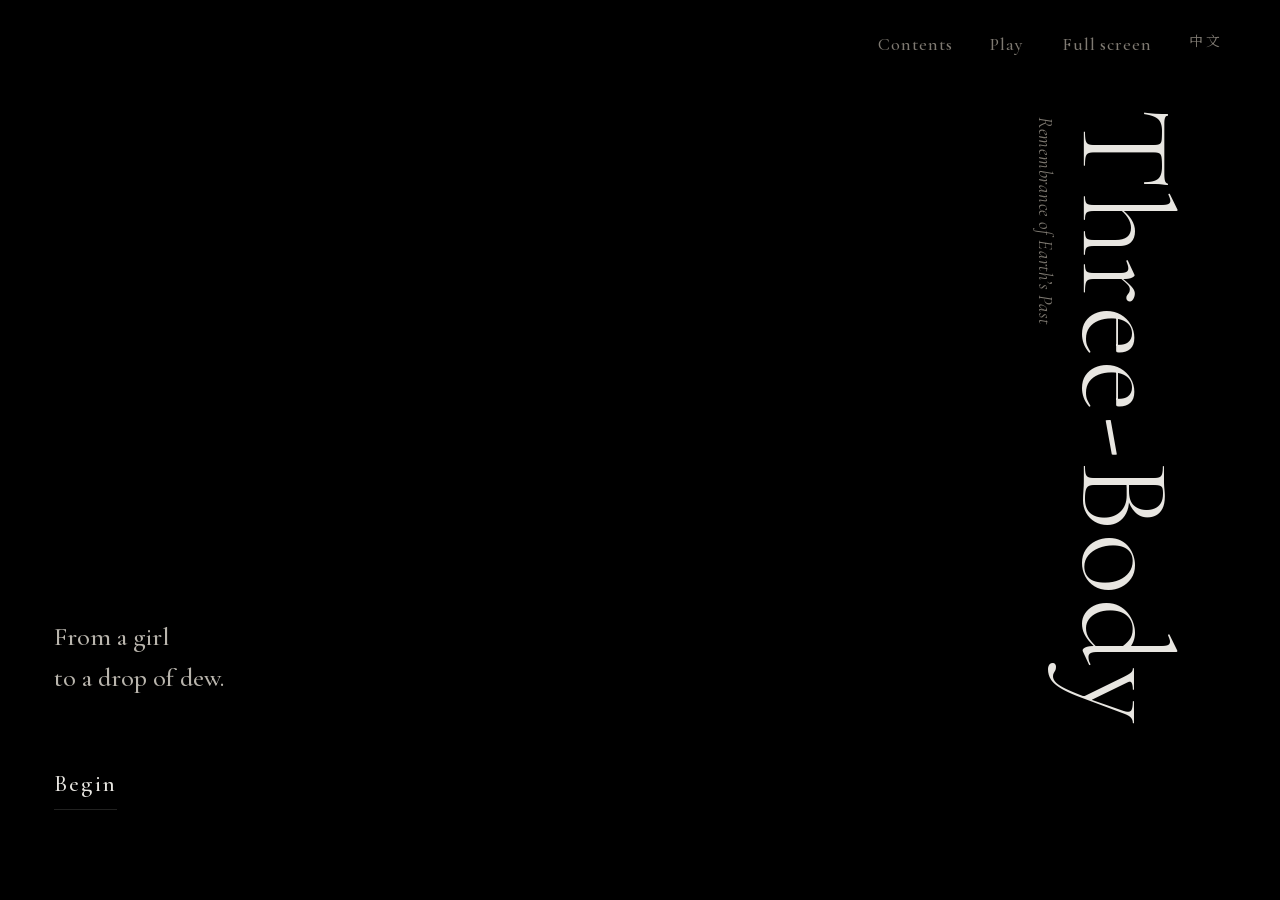
<file: en/index.html>
<!doctype html>
<html lang="en">
<head>
<meta charset="utf-8">
<meta name="viewport" content="width=device-width, initial-scale=1, viewport-fit=cover">
<meta name="color-scheme" content="dark">
<meta name="theme-color" content="#000000">
<title>Three-Body: A Hundred and Nineteen Frames</title>
<meta name="doc-title" content="Three-Body: A Hundred and Nineteen Frames">
<meta name="title-suffix" content=" | Three-Body">
<meta name="description" content="From a girl to a drop of dew. A hundred and nineteen frames from Liu Cixin’s Three-Body trilogy, made by one reader for an audience of one.">
<link rel="canonical" href="https://3-body-art.github.io/en/">
<link rel="alternate" hreflang="zh-CN" href="https://3-body-art.github.io/">
<link rel="alternate" hreflang="en" href="https://3-body-art.github.io/en/">
<meta property="og:type" content="website">
<meta property="og:url" content="https://3-body-art.github.io/en/">
<meta property="og:locale" content="en_US">
<meta property="og:title" content="Three-Body: A Hundred and Nineteen Frames">
<meta property="og:description" content="From a girl to a drop of dew. A hundred and nineteen frames from Liu Cixin’s Three-Body trilogy, made by one reader for an audience of one.">
<meta property="og:image" content="https://3-body-art.github.io/og.jpg">
<meta property="og:image:width" content="1200">
<meta property="og:image:height" content="630">
<link rel="icon" href="../favicon.svg" type="image/svg+xml">
<meta name="twitter:card" content="summary_large_image">
<link rel="preload" href="../fonts/en-300.woff2" as="font" type="font/woff2" crossorigin>
<link rel="preload" href="../fonts/en-500.woff2" as="font" type="font/woff2" crossorigin>
<link rel="stylesheet" href="../app.css?v=575a93905f">
</head>
<body class="at-open">
<div class="ambient" aria-hidden="true"></div>
<header class="chrome">
 <a class="mark" href="#" data-go="top">Three-Body</a>
 <nav class="acts" aria-label="View">
  <button id="open-index" type="button">Contents</button>
  <button id="play" type="button" aria-pressed="false" data-play="Play" data-stop="Stop">Play</button>
  <button id="fs" type="button">Full screen</button>
  <a id="lang" class="lang" href="../" hreflang="zh-CN" lang="zh-CN" title="中文版">中文</a>
 </nav>
</header>
<div class="rail" tabindex="0" role="button" aria-label="Timeline: drag to go to any frame, press Enter for the contents"><span class="dot"></span><span class="tip"></span></div>
<main id="reel">

<section class="screen opening" id="top" style="--chars:10">
 <div class="words">
  <p class="line">From a girl</p><p class="line">to a drop of dew.</p>
  <button class="begin" data-go="book-1">Begin</button>
 </div>
 <div class="vtitle"><h1>Three-Body</h1><p class="sub">Remembrance of Earth’s Past</p></div>
</section>
<section class="screen book" id="book-1" data-title="The Three-Body Problem" style="--chars:22">
 <blockquote class="epi"><p class="stack">Do not answer!<br>Do not answer!!<br>Do not answer!!!</p><cite>A pacifist on Trisolaris</cite></blockquote>
 <div class="vtitle"><p class="name">The Three-Body Problem</p><p class="other" lang="zh-CN">三体</p></div>
</section>
<section class="screen plate" id="f1" data-n="1" data-book="三体" data-glow="#8a6066" data-title="A girl" style="--ar:2.3830;--tl:1;--bl:2">
 <figure>
  <button class="pic" aria-label="Picture only"><img src="../img/54063eaaa66d-1280.webp" srcset="../img/54063eaaa66d-800.webp 800w, ../img/54063eaaa66d-1280.webp 1280w, ../img/54063eaaa66d-1920.webp 1920w" sizes="(orientation: portrait) 100vw, 92vw" width="1935" height="812" alt="An empty sports field strewn with paper; a short-haired young woman, seen from behind, faces a red-draped stage where a body lies." loading="eager" decoding="async"></button>
  <figcaption>
   <p class="era">China, 1967</p>
   <h2 class="title">A girl</h2>
   <p class="text">The people holding her arms are long gone. Her arms are still in the air.</p>
  </figcaption>
 </figure>
</section>
<section class="screen plate" id="f2" data-n="2" data-book="三体" data-glow="#8a6068" data-title="His pipe" style="--ar:1.5000;--tl:1;--bl:2">
 <figure>
  <button class="pic" aria-label="Picture only"><img src="../img/dede7125a7cf-1280.webp" srcset="../img/dede7125a7cf-800.webp 800w, ../img/dede7125a7cf-1280.webp 1280w, ../img/dede7125a7cf-1920.webp 1536w" sizes="(orientation: portrait) 100vw, 92vw" width="1536" height="1024" alt="A young woman in grey work clothes places a wooden pipe into the open, motionless hand of a body lying on the stage." loading="eager" decoding="async"></button>
  <figcaption>
   <p class="era">The same afternoon, Tsinghua University</p>
   <h2 class="title">His pipe</h2>
   <p class="text">She did not cry out. It all dissolved into her blood, and stayed there for the rest of her life.</p>
  </figcaption>
 </figure>
</section>
<section class="screen plate" id="f3" data-n="3" data-book="三体" data-glow="#8a6e60" data-title="Timber" style="--ar:1.7768;--tl:1;--bl:2">
 <figure>
  <button class="pic" aria-label="Picture only"><img src="../img/62017c021a69-1280.webp" srcset="../img/62017c021a69-800.webp 800w, ../img/62017c021a69-1280.webp 1280w, ../img/62017c021a69-1920.webp 1672w" sizes="(orientation: portrait) 100vw, 92vw" width="1672" height="941" alt="A young woman presses her hand to the fresh, ringed cut of a huge felled larch; a man stands among stumps behind her." loading="lazy" decoding="async"></button>
  <figcaption>
   <p class="era">Two years later, the Greater Khingan Mountains</p>
   <h2 class="title">Timber</h2>
   <p class="text">It sprouted under the Ming. It came down in less than ten minutes.</p>
  </figcaption>
 </figure>
</section>
<section class="screen plate" id="f4" data-n="4" data-book="三体" data-glow="#8a7660" data-title="Half the night sky" style="--ar:2.0000;--tl:1;--bl:3">
 <figure>
  <button class="pic" aria-label="Picture only"><img src="../img/59087d4a2424-1280.webp" srcset="../img/59087d4a2424-800.webp 800w, ../img/59087d4a2424-1280.webp 1280w, ../img/59087d4a2424-1920.webp 1774w" sizes="(orientation: portrait) 100vw, 92vw" width="1774" height="887" alt="At night a young woman in a padded army coat leans in a doorway; behind her a giant dish antenna fills half the sky." loading="lazy" decoding="async"></button>
  <figcaption>
   <p class="era">Winter 1969, Red Coast Base</p>
   <h2 class="title">Half the night sky</h2>
   <p class="text">She said she could stay here for the rest of her life. Behind the door, someone started counting down.</p>
  </figcaption>
 </figure>
</section>
<section class="screen plate" id="f5" data-n="5" data-book="三体" data-glow="#8a7760" data-title="Yang Dong" style="--ar:1.7768;--tl:1;--bl:1">
 <figure>
  <button class="pic" aria-label="Picture only"><img src="../img/9e13307ebff6-1280.webp" srcset="../img/9e13307ebff6-800.webp 800w, ../img/9e13307ebff6-1280.webp 1280w, ../img/9e13307ebff6-1920.webp 1672w" sizes="(orientation: portrait) 100vw, 92vw" width="1672" height="941" alt="In a huge factory hall, a young woman listens to an older man beside a three-story superconducting coil wrapped in scaffolding." loading="lazy" decoding="async"></button>
  <figcaption>
   <p class="era">Decades later, the Liangxiang accelerator</p>
   <h2 class="title">Yang Dong</h2>
   <p class="text">“Physics has never existed, and will never exist.”</p>
  </figcaption>
 </figure>
</section>
<section class="screen plate" id="f6" data-n="6" data-book="三体" data-glow="#91905a" data-title="Ten centimeters" style="--ar:1.7768;--tl:1;--bl:2">
 <figure>
  <button class="pic" aria-label="Picture only"><img src="../img/436fc06c2185-1280.webp" srcset="../img/436fc06c2185-800.webp 800w, ../img/436fc06c2185-1280.webp 1280w, ../img/436fc06c2185-1920.webp 1672w" sizes="(orientation: portrait) 100vw, 92vw" width="1672" height="941" alt="Over a green pool table, a man in glasses aims at the white ball, a black ball by the pocket; another man watches." loading="lazy" decoding="async"></button>
  <figcaption>
   <p class="era">Night, Ding Yi’s new apartment</p>
   <h2 class="title">Ten centimeters</h2>
   <p class="text">They moved the table five times. The ball went in five times. Ding Yi said they should celebrate.</p>
  </figcaption>
 </figure>
</section>
<section class="screen plate" id="f7" data-n="7" data-book="三体" data-glow="#946156" data-title="Countdown" style="--ar:2.3402;--tl:1;--bl:1">
 <figure>
  <button class="pic" aria-label="Picture only"><img src="../img/358f5ed1c811-1280.webp" srcset="../img/358f5ed1c811-800.webp 800w, ../img/358f5ed1c811-1280.webp 1280w, ../img/358f5ed1c811-1920.webp 1919w" sizes="(orientation: portrait) 100vw, 92vw" width="1919" height="820" alt="In red darkroom light, a man in glasses holds up a strip of black-and-white negative; a lawn on it shows the numbers 1200:00:00." loading="lazy" decoding="async"></button>
  <figcaption>
   <p class="era">Evening, Wang Miao’s darkroom</p>
   <h2 class="title">Countdown</h2>
   <p class="text">That night it was in his eyes, open or closed.</p>
  </figcaption>
 </figure>
</section>
<section class="screen plate" id="f8" data-n="8" data-book="三体" data-glow="#a47846" data-title="Chaotic Era" style="--ar:1.7768;--tl:1;--bl:1">
 <figure>
  <button class="pic" aria-label="Picture only"><img src="../img/e1041de5c49c-1280.webp" srcset="../img/e1041de5c49c-800.webp 800w, ../img/e1041de5c49c-1280.webp 1280w, ../img/e1041de5c49c-1920.webp 1672w" sizes="(orientation: portrait) 100vw, 92vw" width="1672" height="941" alt="On a stony plain, three men in rough ancient robes watch a huge sun rise; the one in front carries a wooden hourglass trunk." loading="lazy" decoding="async"></button>
  <figcaption>
   <p class="era">Three Body, Civilization Number 137</p>
   <h2 class="title">Chaotic Era</h2>
   <p class="text">A warm wind in his face. Only he wasn’t afraid.</p>
  </figcaption>
 </figure>
</section>
<section class="screen plate" id="f9" data-n="9" data-book="三体" data-glow="#8e6a5d" data-title="Pendulums" style="--ar:2.3830;--tl:1;--bl:1">
 <figure>
  <button class="pic" aria-label="Picture only"><img src="../img/8a62d348aa41-1280.webp" srcset="../img/8a62d348aa41-800.webp 800w, ../img/8a62d348aa41-1280.webp 1280w, ../img/8a62d348aa41-1920.webp 1920w" sizes="(orientation: portrait) 100vw, 92vw" width="1935" height="812" alt="At night, soldiers haul ropes to swing giant stone pendulums hung between towers, while a dark stepped pyramid rises behind them." loading="lazy" decoding="async"></button>
  <figcaption>
   <p class="era">Three Body, Zhao Ge</p>
   <h2 class="title">Pendulums</h2>
   <p class="text">To put the sun to sleep.</p>
  </figcaption>
 </figure>
</section>
<section class="screen plate" id="f10" data-n="10" data-book="三体" data-glow="#a66e44" data-title="Snow" style="--ar:2.3830;--tl:1;--bl:2">
 <figure>
  <button class="pic" aria-label="Picture only"><img src="../img/c013931134af-1280.webp" srcset="../img/c013931134af-800.webp 800w, ../img/c013931134af-1280.webp 1280w, ../img/c013931134af-1920.webp 1920w" sizes="(orientation: portrait) 100vw, 92vw" width="1935" height="812" alt="From a torchlit stone doorway, thin translucent flakes fall onto snow piled outside in three distinct layers." loading="lazy" decoding="async"></button>
  <figcaption>
   <p class="era">Three Body, Zhao Ge, twenty days later</p>
   <h2 class="title">Snow</h2>
   <p class="text">It is snowing air. “The long night lasted forty-eight years.”</p>
  </figcaption>
 </figure>
</section>
<section class="screen plate" id="f11" data-n="11" data-book="三体" data-glow="#8c755f" data-title="The universe flickers" style="--ar:2.3830;--tl:1;--bl:1">
 <figure>
  <button class="pic" aria-label="Picture only"><img src="../img/418f2351db0d-1280.webp" srcset="../img/418f2351db0d-800.webp 800w, ../img/418f2351db0d-1280.webp 1280w, ../img/418f2351db0d-1920.webp 1920w" sizes="(orientation: portrait) 100vw, 92vw" width="1935" height="812" alt="At night a middle-aged man raises heavy goggle-like glasses to his eyes and looks up, outside a glass-domed building." loading="lazy" decoding="async"></button>
  <figcaption>
   <p class="era">Before dawn, the Beijing Planetarium</p>
   <h2 class="title">The universe flickers</h2>
   <p class="text">For him alone.</p>
  </figcaption>
 </figure>
</section>
<section class="screen plate" id="f12" data-n="12" data-book="三体" data-glow="#ca2221" data-title="Embers of Creation" style="--ar:2.4005;--tl:1;--bl:2">
 <figure>
  <button class="pic" aria-label="Picture only"><img src="../img/fe6fceba01cc-1280.webp" srcset="../img/fe6fceba01cc-800.webp 800w, ../img/fe6fceba01cc-1280.webp 1280w, ../img/fe6fceba01cc-1920.webp 1920w" sizes="(orientation: portrait) 100vw, 92vw" width="1942" height="809" alt="Seen through special glasses: the whole sky glows an even dark red, with no stars, and a few red smudges along the horizon." loading="lazy" decoding="async"></button>
  <figcaption>
   <p class="era">Before dawn, through the 3K glasses</p>
   <h2 class="title">Embers of Creation</h2>
   <p class="text">“The entire sky flickered, as if the universe was but a quivering lamp in the wind.”</p>
  </figcaption>
 </figure>
</section>
<section class="screen plate" id="f13" data-n="13" data-book="三体" data-glow="#b35138" data-title="Visible light" style="--ar:1.7768;--tl:1;--bl:2">
 <figure>
  <button class="pic" aria-label="Picture only"><img src="../img/bc953bc749ee-1280.webp" srcset="../img/bc953bc749ee-800.webp 800w, ../img/bc953bc749ee-1280.webp 1280w, ../img/bc953bc749ee-1920.webp 1672w" sizes="(orientation: portrait) 100vw, 92vw" width="1672" height="941" alt="A hand lifts heavy glasses away: a dark red lens on one side, an ordinary night plaza and glass building on the other." loading="lazy" decoding="async"></button>
  <figcaption>
   <p class="era">Moments later, outside the Planetarium</p>
   <h2 class="title">Visible light</h2>
   <p class="text">The city came back. By the zoo gate, a broken neon tube flickered, and he read it as Morse code.</p>
  </figcaption>
 </figure>
</section>
<section class="screen plate" id="f14" data-n="14" data-book="三体" data-glow="#ca7b21" data-title="Tri-solar day" style="--ar:2.3390;--tl:1;--bl:1">
 <figure>
  <button class="pic" aria-label="Picture only"><img src="../img/ce49de52d5d8-1280.webp" srcset="../img/ce49de52d5d8-800.webp 800w, ../img/ce49de52d5d8-1280.webp 1280w, ../img/ce49de52d5d8-1920.webp 1918w" sizes="(orientation: portrait) 100vw, 92vw" width="1918" height="820" alt="A man at a doorway lifts his hand against three enormous suns crowding the sky above a cracked land running with lava." loading="lazy" decoding="async"></button>
  <figcaption>
   <p class="era">Three Body, Civilization Number 183</p>
   <h2 class="title">Tri-solar day</h2>
   <p class="text">Whoever saw it had seconds to live.</p>
  </figcaption>
 </figure>
</section>
<section class="screen plate" id="f15" data-n="15" data-book="三体" data-glow="#8a7660" data-title="Thirty million" style="--ar:1.7768;--tl:1;--bl:1">
 <figure>
  <button class="pic" aria-label="Picture only"><img src="../img/053adc141010-1280.webp" srcset="../img/053adc141010-800.webp 800w, ../img/053adc141010-1280.webp 1280w, ../img/053adc141010-1920.webp 1672w" sizes="(orientation: portrait) 100vw, 92vw" width="1672" height="941" alt="An armored soldier holding a black flag and a white flag looks down from a pyramid at countless soldiers in square formations." loading="lazy" decoding="async"></button>
  <figcaption>
   <p class="era">Three Body, Civilization Number 184</p>
   <h2 class="title">Thirty million</h2>
   <p class="text">White flag for 0. Black flag for 1.</p>
  </figcaption>
 </figure>
</section>
<section class="screen plate" id="f16" data-n="16" data-book="三体" data-glow="#60758a" data-title="Tri-solar syzygy" style="--ar:2.3830;--tl:1;--bl:2">
 <figure>
  <button class="pic" aria-label="Picture only"><img src="../img/9a2db488d0a0-1280.webp" srcset="../img/9a2db488d0a0-800.webp 800w, ../img/9a2db488d0a0-1280.webp 1280w, ../img/9a2db488d0a0-1920.webp 1920w" sizes="(orientation: portrait) 100vw, 92vw" width="1935" height="812" alt="Stone blocks, a soldier and a bronze cauldron float upward; the sea rises in huge transparent waves over ranks of soldiers below." loading="lazy" decoding="async"></button>
  <figcaption>
   <p class="era">Three Body, Civilization Number 184</p>
   <h2 class="title">Tri-solar syzygy</h2>
   <p class="text">The clear mountains overhead are oceans, falling up into space.</p>
  </figcaption>
 </figure>
</section>
<section class="screen plate" id="f17" data-n="17" data-book="三体" data-glow="#606a8a" data-title="Einstein" style="--ar:1.7768;--tl:1;--bl:1">
 <figure>
  <button class="pic" aria-label="Picture only"><img src="../img/12d9d154cfa6-1280.webp" srcset="../img/12d9d154cfa6-800.webp 800w, ../img/12d9d154cfa6-1280.webp 1280w, ../img/12d9d154cfa6-1920.webp 1672w" sizes="(orientation: portrait) 100vw, 92vw" width="1672" height="941" alt="A white-haired old man plays the violin on the steps of a dark glass tower, an old hat at his feet, a giant moon rising." loading="lazy" decoding="async"></button>
  <figcaption>
   <p class="era">Three Body, Civilization Number 192</p>
   <h2 class="title">Einstein</h2>
   <p class="text">“I must be right and the universe must be wrong.”</p>
  </figcaption>
 </figure>
</section>
<section class="screen plate" id="f18" data-n="18" data-book="三体" data-glow="#c26b28" data-title="The Great Rip" style="--ar:1.6674;--tl:1;--bl:2">
 <figure>
  <button class="pic" aria-label="Picture only"><img src="../img/cf92d2df367a-1280.webp" srcset="../img/cf92d2df367a-800.webp 800w, ../img/cf92d2df367a-1280.webp 1280w, ../img/cf92d2df367a-1920.webp 1619w" sizes="(orientation: portrait) 100vw, 92vw" width="1619" height="971" alt="In black space, a planet is torn into a larger and a smaller half, joined by a glowing river of molten rock." loading="lazy" decoding="async"></button>
  <figcaption>
   <p class="era">Three Body, Civilization Number 191</p>
   <h2 class="title">The Great Rip</h2>
   <p class="text">The smaller half became the giant moon. Civilization took ninety million years to return.</p>
  </figcaption>
 </figure>
</section>
<section class="screen plate" id="f19" data-n="19" data-book="三体" data-glow="#506d9b" data-title="Expedition" style="--ar:2.0000;--tl:1;--bl:2">
 <figure>
  <button class="pic" aria-label="Picture only"><img src="../img/70da035545e5-1280.webp" srcset="../img/70da035545e5-800.webp 800w, ../img/70da035545e5-1280.webp 1280w, ../img/70da035545e5-1920.webp 1774w" sizes="(orientation: portrait) 100vw, 92vw" width="1774" height="887" alt="On a dawn plain, a huge crowd looks up at a square grid of bright lights in the sky beside a giant moon." loading="lazy" decoding="async"></button>
  <figcaption>
   <p class="era">Three Body, the final scene</p>
   <h2 class="title">Expedition</h2>
   <p class="text">Destination: a star with planets, four light-years away.</p>
  </figcaption>
 </figure>
</section>
<section class="screen plate" id="f20" data-n="20" data-book="三体" data-glow="#8a7960" data-title="Echo" style="--ar:1.7768;--tl:1;--bl:2">
 <figure>
  <button class="pic" aria-label="Picture only"><img src="../img/6302a92eb896-1280.webp" srcset="../img/6302a92eb896-800.webp 800w, ../img/6302a92eb896-1280.webp 1280w, ../img/6302a92eb896-1920.webp 1672w" sizes="(orientation: portrait) 100vw, 92vw" width="1672" height="941" alt="In a dim control room at night, a woman stares at an old monitor showing three lines of green Chinese warnings; a clock hangs behind." loading="lazy" decoding="async"></button>
  <figcaption>
   <p class="era">Midnight, Red Coast Base</p>
   <h2 class="title">Echo</h2>
   <p class="text">She was the only one who read it. Before dawn, she had replaced it with noise.</p>
  </figcaption>
 </figure>
</section>
<section class="screen plate" id="f21" data-n="21" data-book="三体" data-glow="#8a7160" data-title="Come here" style="--ar:1.5000;--tl:1;--bl:1">
 <figure>
  <button class="pic" aria-label="Picture only"><img src="../img/5480263e4723-1280.webp" srcset="../img/5480263e4723-800.webp 800w, ../img/5480263e4723-1280.webp 1280w, ../img/5480263e4723-1920.webp 1536w" sizes="(orientation: portrait) 100vw, 92vw" width="1536" height="1024" alt="Morning light fills a control room; a woman presses a red button on the console while one soldier dozes and another reads a newspaper." loading="lazy" decoding="async"></button>
  <figcaption>
   <p class="era">Dawn, Red Coast Base</p>
   <h2 class="title">Come here</h2>
   <p class="text">She did not know yet that she was pregnant.</p>
  </figcaption>
 </figure>
</section>
<section class="screen plate" id="f22" data-n="22" data-book="三体" data-glow="#8a7560" data-title="Eden" style="--ar:1.7768;--tl:1;--bl:2">
 <figure>
  <button class="pic" aria-label="Picture only"><img src="../img/61c9ff4081c0-1280.webp" srcset="../img/61c9ff4081c0-800.webp 800w, ../img/61c9ff4081c0-1280.webp 1280w, ../img/61c9ff4081c0-1920.webp 1672w" sizes="(orientation: portrait) 100vw, 92vw" width="1672" height="941" alt="Among bare, eroded yellow hills, a small green grove and a mud-brick hut; a few tiny figures stand at its edge." loading="lazy" decoding="async"></button>
  <figcaption>
   <p class="era">Northwest China, the loess hills</p>
   <h2 class="title">Eden</h2>
   <p class="text">He planted a forest to save a swallow. “No, humans do not need saving.”</p>
  </figcaption>
 </figure>
</section>
<section class="screen plate" id="f23" data-n="23" data-book="三体" data-glow="#8a7a60" data-title="Guzheng" style="--ar:1.7768;--tl:1;--bl:2">
 <figure>
  <button class="pic" aria-label="Picture only"><img src="../img/4e0c6d0d7687-1280.webp" srcset="../img/4e0c6d0d7687-800.webp 800w, ../img/4e0c6d0d7687-1280.webp 1280w, ../img/4e0c6d0d7687-1920.webp 1672w" sizes="(orientation: portrait) 100vw, 92vw" width="1672" height="941" alt="At dusk a huge black-hulled ship with white superstructure glides past a black steel pole on the canal bank; a thin antenna falls." loading="lazy" decoding="async"></button>
  <figcaption>
   <p class="era">Panama Canal, the Gaillard Cut</p>
   <h2 class="title">Guzheng</h2>
   <p class="text">Half the ship had passed and nothing had happened. Then a thin antenna on top snapped off.</p>
  </figcaption>
 </figure>
</section>
<section class="screen plate" id="f24" data-n="24" data-book="三体" data-glow="#8d7a5d" data-title="Judgment Day" style="--ar:2.3337;--tl:1;--bl:2">
 <figure>
  <button class="pic" aria-label="Picture only"><img src="../img/8f1c66e003d6-1280.webp" srcset="../img/8f1c66e003d6-800.webp 800w, ../img/8f1c66e003d6-1280.webp 1280w, ../img/8f1c66e003d6-1920.webp 1916w" sizes="(orientation: portrait) 100vw, 92vw" width="1916" height="821" alt="Seen through leaves from a hillside, a smoking ship runs into the far bank, its upper decks sliding apart in layers." loading="lazy" decoding="async"></button>
  <figcaption>
   <p class="era">Panama Canal, the Gaillard Cut</p>
   <h2 class="title">Judgment Day</h2>
   <p class="text">The man who planted the forest was aboard. What was left of him crawled a meter toward the computer.</p>
  </figcaption>
 </figure>
</section>
<section class="screen plate" id="f25" data-n="25" data-book="三体" data-glow="#8a7760" data-title="Half a meter" style="--ar:2.3402;--tl:1;--bl:2">
 <figure>
  <button class="pic" aria-label="Picture only"><img src="../img/8dd4c50c4d78-1280.webp" srcset="../img/8dd4c50c4d78-800.webp 800w, ../img/8dd4c50c4d78-1280.webp 1280w, ../img/8dd4c50c4d78-1920.webp 1919w" sizes="(orientation: portrait) 100vw, 92vw" width="1919" height="820" alt="Close up, a ship’s white superstructure is cut into thin horizontal slabs, each shifted out of line, window frames broken across them." loading="lazy" decoding="async"></button>
  <figcaption>
   <p class="era">Panama Canal, the Gaillard Cut</p>
   <h2 class="title">Half a meter</h2>
   <p class="text">Do it by day, said Da Shi. No one would be lying down.</p>
  </figcaption>
 </figure>
</section>
<section class="screen plate" id="f26" data-n="26" data-book="三体" data-glow="#8a7560" data-title="One proton" style="--ar:2.3830;--tl:1;--bl:2">
 <figure>
  <button class="pic" aria-label="Picture only"><img src="../img/e376a613b9c5-1280.webp" srcset="../img/e376a613b9c5-800.webp 800w, ../img/e376a613b9c5-1280.webp 1280w, ../img/e376a613b9c5-1920.webp 1920w" sizes="(orientation: portrait) 100vw, 92vw" width="1935" height="812" alt="Small figures on a hillside watch a huge round mirror in the sky focus sunlight into a beam that sets a city’s center ablaze." loading="lazy" decoding="async"></button>
  <figcaption>
   <p class="era">Trisolaris, the second unfolding</p>
   <h2 class="title">One proton</h2>
   <p class="text">The science consul had said it would have no effect on their world.</p>
  </figcaption>
 </figure>
</section>
<section class="screen plate" id="f27" data-n="27" data-book="三体" data-glow="#8a7260" data-title="Sophon" style="--ar:2.3337;--tl:1;--bl:2">
 <figure>
  <button class="pic" aria-label="Picture only"><img src="../img/020f915268e8-1280.webp" srcset="../img/020f915268e8-800.webp 800w, ../img/020f915268e8-1280.webp 1280w, ../img/020f915268e8-1920.webp 1916w" sizes="(orientation: portrait) 100vw, 92vw" width="1916" height="821" alt="Above a barren, rocky land, the sky curves like a mirror, reflecting a huge brown planet, starlight stretched into arcs." loading="lazy" decoding="async"></button>
  <figcaption>
   <p class="era">Trisolaris, the third unfolding, night</p>
   <h2 class="title">Sophon</h2>
   <p class="text">The planet in the sky is the one they are standing on. Then the sky began to bend.</p>
  </figcaption>
 </figure>
</section>
<section class="screen plate" id="f28" data-n="28" data-book="三体" data-glow="#8a8560" data-title="You are bugs" style="--ar:2.3830;--tl:1;--bl:1">
 <figure>
  <button class="pic" aria-label="Picture only"><img src="../img/50357994bfd6-1280.webp" srcset="../img/50357994bfd6-800.webp 800w, ../img/50357994bfd6-1280.webp 1280w, ../img/50357994bfd6-1920.webp 1920w" sizes="(orientation: portrait) 100vw, 92vw" width="1935" height="812" alt="Three men stand on a path in a wheat field under a cloud of locusts; two pour bottles of liquor onto the ground." loading="lazy" decoding="async"></button>
  <figcaption>
   <p class="era">Afternoon, the North China Plain</p>
   <h2 class="title">You are bugs</h2>
   <p class="text">“The bugs have never been truly defeated.”</p>
  </figcaption>
 </figure>
</section>
<section class="screen plate" id="f29" data-n="29" data-book="三体" data-glow="#8a7b60" data-title="Rust" style="--ar:1.7768;--tl:1;--bl:2">
 <figure>
  <button class="pic" aria-label="Picture only"><img src="../img/0658da81b234-1280.webp" srcset="../img/0658da81b234-800.webp 800w, ../img/0658da81b234-1280.webp 1280w, ../img/0658da81b234-1920.webp 1672w" sizes="(orientation: portrait) 100vw, 92vw" width="1672" height="941" alt="A white-haired old woman pulls back thick ivy to uncover rusted metal; a sea of clouds lies behind her." loading="lazy" decoding="async"></button>
  <figcaption>
   <p class="era">Radar Peak, the ruins of Red Coast Base</p>
   <h2 class="title">Rust</h2>
   <p class="text">Earth’s first word to another world went out from here, by way of the sun.</p>
  </figcaption>
 </figure>
</section>
<section class="screen plate" id="f30" data-n="30" data-book="三体" data-glow="#976854" data-title="My sunset" style="--ar:2.3402;--tl:1;--bl:1">
 <figure>
  <button class="pic" aria-label="Picture only"><img src="../img/423962c40baa-1280.webp" srcset="../img/423962c40baa-800.webp 800w, ../img/423962c40baa-1280.webp 1280w, ../img/423962c40baa-1920.webp 1919w" sizes="(orientation: portrait) 100vw, 92vw" width="1919" height="820" alt="An old woman stands alone on a grassy summit, looking out over a sea of clouds at the setting sun." loading="lazy" decoding="async"></button>
  <figcaption>
   <p class="era">Sunset, Radar Peak</p>
   <h2 class="title">My sunset</h2>
   <p class="text">“And sunset for humanity.”</p>
  </figcaption>
 </figure>
</section>
<section class="screen book" id="book-2" data-title="The Dark Forest" style="--chars:15">
 <blockquote class="epi"><p>The universe is a dark forest.<br>Every civilization is an armed hunter…</p><cite>Luo Ji</cite></blockquote>
 <div class="vtitle"><p class="name">The Dark Forest</p><p class="other" lang="zh-CN">黑暗森林</p></div>
</section>
<section class="screen plate" id="f31" data-n="31" data-book="黑暗森林" data-glow="#946c56" data-title="Axioms" style="--ar:2.3830;--tl:1;--bl:2">
 <figure>
  <button class="pic" aria-label="Picture only"><img src="../img/215639047791-1280.webp" srcset="../img/215639047791-800.webp 800w, ../img/215639047791-1280.webp 1280w, ../img/215639047791-1920.webp 1920w" sizes="(orientation: portrait) 100vw, 92vw" width="1935" height="812" alt="At dusk a brown ant crawls across a carved character on a black tombstone; two blurred figures stand against the sunset beyond." loading="lazy" decoding="async"></button>
  <figcaption>
   <p class="era">Twilight, Yang Dong’s grave</p>
   <h2 class="title">Axioms</h2>
   <p class="text">An ant was there too. Four light-years away, a world held its breath.</p>
  </figcaption>
 </figure>
</section>
<section class="screen plate" id="f32" data-n="32" data-book="黑暗森林" data-glow="#606c8a" data-title="Tang" style="--ar:2.3337;--tl:1;--bl:2">
 <figure>
  <button class="pic" aria-label="Picture only"><img src="../img/93cf9a483677-1280.webp" srcset="../img/93cf9a483677-800.webp 800w, ../img/93cf9a483677-1280.webp 1280w, ../img/93cf9a483677-1920.webp 1916w" sizes="(orientation: portrait) 100vw, 92vw" width="1916" height="821" alt="Two naval officers stand at the edge of a dry dock beside the scaffolded, unpainted hull of a huge aircraft carrier, welding sparks falling." loading="lazy" decoding="async"></button>
  <figcaption>
   <p class="era">Year 3, Crisis Era, the carrier dry dock</p>
   <h2 class="title">Tang</h2>
   <p class="text">Its place in the fleet was a patch of empty sea. It would stay that way.</p>
  </figcaption>
 </figure>
</section>
<section class="screen plate" id="f33" data-n="33" data-book="黑暗森林" data-glow="#a0794a" data-title="The fourth Wallfacer" style="--ar:2.3830;--tl:1;--bl:1">
 <figure>
  <button class="pic" aria-label="Picture only"><img src="../img/e0e5805ac337-1280.webp" srcset="../img/e0e5805ac337-800.webp 800w, ../img/e0e5805ac337-1280.webp 1280w, ../img/e0e5805ac337-1920.webp 1920w" sizes="(orientation: portrait) 100vw, 92vw" width="1935" height="812" alt="In the UN General Assembly Hall a woman at the rostrum points out into the seats; a man in a brown jacket looks up." loading="lazy" decoding="async"></button>
  <figcaption>
   <p class="era">Year 3, Crisis Era, the UN General Assembly Hall</p>
   <h2 class="title">The fourth Wallfacer</h2>
   <p class="text">He thought the hand would point to the front row.</p>
  </figcaption>
 </figure>
</section>
<section class="screen plate" id="f34" data-n="34" data-book="黑暗森林" data-glow="#567095" data-title="Blank space" style="--ar:2.3830;--tl:1;--bl:1">
 <figure>
  <button class="pic" aria-label="Picture only"><img src="../img/8253993df7e1-1280.webp" srcset="../img/8253993df7e1-800.webp 800w, ../img/8253993df7e1-1280.webp 1280w, ../img/8253993df7e1-1920.webp 1920w" sizes="(orientation: portrait) 100vw, 92vw" width="1935" height="812" alt="On a snowy mountain road at dusk, a young woman gazes up at a sunlit peak while the man behind her watches her." loading="lazy" decoding="async"></button>
  <figcaption>
   <p class="era">Year 3, Crisis Era, beneath the snowy peak</p>
   <h2 class="title">Blank space</h2>
   <p class="text">“Zhuang Yan, your work is to make yourself happy.”</p>
  </figcaption>
 </figure>
</section>
<section class="screen plate" id="f35" data-n="35" data-book="黑暗森林" data-glow="#8a6660" data-title="Brush" style="--ar:1.7768;--tl:1;--bl:2">
 <figure>
  <button class="pic" aria-label="Picture only"><img src="../img/f2b97da54368-1280.webp" srcset="../img/f2b97da54368-800.webp 800w, ../img/f2b97da54368-1280.webp 1280w, ../img/f2b97da54368-1920.webp 1672w" sizes="(orientation: portrait) 100vw, 92vw" width="1672" height="941" alt="In a control room a general and several scientists stare at a large screen filled with faint vertical streaks of light." loading="lazy" decoding="async"></button>
  <figcaption>
   <p class="era">Year 3, Crisis Era, Hubble II control room</p>
   <h2 class="title">Brush</h2>
   <p class="text">General Fitzroy counted the bristles. About a thousand.</p>
  </figcaption>
 </figure>
</section>
<section class="screen plate" id="f36" data-n="36" data-book="黑暗森林" data-glow="#607b8a" data-title="Wallbreaker" style="--ar:1.7768;--tl:1;--bl:3">
 <figure>
  <button class="pic" aria-label="Picture only"><img src="../img/5453e9d3d2d5-1280.webp" srcset="../img/5453e9d3d2d5-800.webp 800w, ../img/5453e9d3d2d5-1280.webp 1280w, ../img/5453e9d3d2d5-1920.webp 1672w" sizes="(orientation: portrait) 100vw, 92vw" width="1672" height="941" alt="Under the ice in dark water, a man sinks on his back, reaching toward a pale hole of light above him." loading="lazy" decoding="async"></button>
  <figcaption>
   <p class="era">Year 8, Crisis Era, a frozen lake</p>
   <h2 class="title">Wallbreaker</h2>
   <p class="text">“In the dead, lonely, cold blackness, he saw the truth of the universe.” After that, he was afraid to look up at the stars.</p>
  </figcaption>
 </figure>
</section>
<section class="screen plate" id="f37" data-n="37" data-book="黑暗森林" data-glow="#8a6d60" data-title="Grain tickets" style="--ar:1.7768;--tl:1;--bl:1">
 <figure>
  <button class="pic" aria-label="Picture only"><img src="../img/b39b634e6ae5-1280.webp" srcset="../img/b39b634e6ae5-800.webp 800w, ../img/b39b634e6ae5-1280.webp 1280w, ../img/b39b634e6ae5-1920.webp 1672w" sizes="(orientation: portrait) 100vw, 92vw" width="1672" height="941" alt="Three old men in a living room turn toward a television showing a launch from a pyramid-shaped base; ration tickets lie on the table." loading="lazy" decoding="async"></button>
  <figcaption>
   <p class="era">Year 12, Crisis Era, Zhang Yuanchao’s home</p>
   <h2 class="title">Grain tickets</h2>
   <p class="text">“It’s come back. It always comes back.”</p>
  </figcaption>
 </figure>
</section>
<section class="screen plate" id="f38" data-n="38" data-book="黑暗森林" data-glow="#8a7460" data-title="Cosmic burial" style="--ar:1.7787;--tl:1;--bl:2">
 <figure>
  <button class="pic" aria-label="Picture only"><img src="../img/1dd120e21057-1280.webp" srcset="../img/1dd120e21057-800.webp 800w, ../img/1dd120e21057-1280.webp 1280w, ../img/1dd120e21057-1920.webp 1672w" sizes="(orientation: portrait) 100vw, 92vw" width="1672" height="940" alt="Looking straight down a thin rail from high above the ocean to a round steel island with a pyramid at its center." loading="lazy" decoding="async"></button>
  <figcaption>
   <p class="era">Year 12, Crisis Era, above Verne Island</p>
   <h2 class="title">Cosmic burial</h2>
   <p class="text">“After I die, I don’t want to stay on an alien-occupied Earth.”</p>
  </figcaption>
 </figure>
</section>
<section class="screen plate" id="f39" data-n="39" data-book="黑暗森林" data-glow="#926e59" data-title="Meteorite bullets" style="--ar:2.3963;--tl:1;--bl:2">
 <figure>
  <button class="pic" aria-label="Picture only"><img src="../img/3fc7cc316ba2-1280.webp" srcset="../img/3fc7cc316ba2-800.webp 800w, ../img/3fc7cc316ba2-1280.webp 1280w, ../img/3fc7cc316ba2-1920.webp 1920w" sizes="(orientation: portrait) 100vw, 92vw" width="1941" height="810" alt="An astronaut with a Chinese flag on his shoulder fires a scoped pistol in space; a ring-shaped station floats far off." loading="lazy" decoding="async"></button>
  <figcaption>
   <p class="era">Year 12, Crisis Era, geosynchronous orbit</p>
   <h2 class="title">Meteorite bullets</h2>
   <p class="text">He didn’t haggle. “Treat it as a sign of respect for their recipients.”</p>
  </figcaption>
 </figure>
</section>
<section class="screen plate" id="f40" data-n="40" data-book="黑暗森林" data-glow="#60718a" data-title="Eight years" style="--ar:2.3909;--tl:1;--bl:2">
 <figure>
  <button class="pic" aria-label="Picture only"><img src="../img/8f4c2f435e73-1280.webp" srcset="../img/8f4c2f435e73-800.webp 800w, ../img/8f4c2f435e73-1280.webp 1280w, ../img/8f4c2f435e73-1920.webp 1920w" sizes="(orientation: portrait) 100vw, 92vw" width="1939" height="811" alt="A middle-aged couple walk arm in arm through a dense field of glowing points of light; he looks up, she looks at him." loading="lazy" decoding="async"></button>
  <figcaption>
   <p class="era">Year 20, Crisis Era, inside her brain</p>
   <h2 class="title">Eight years</h2>
   <p class="text">He walked through a hundred billion stars back to her. In that moment, she saw through him.</p>
  </figcaption>
 </figure>
</section>
<section class="screen plate" id="f41" data-n="41" data-book="黑暗森林" data-glow="#8a7460" data-title="A small sun" style="--ar:2.3337;--tl:1;--bl:2">
 <figure>
  <button class="pic" aria-label="Picture only"><img src="../img/fef8d56abec7-1280.webp" srcset="../img/fef8d56abec7-800.webp 800w, ../img/fef8d56abec7-1280.webp 1280w, ../img/fef8d56abec7-1920.webp 1916w" sizes="(orientation: portrait) 100vw, 92vw" width="1916" height="821" alt="On a black, cratered plain a mountain splits open from within, white nuclear fire pouring through the cracks." loading="lazy" decoding="async"></button>
  <figcaption>
   <p class="era">Year 20, Crisis Era, Mercury</p>
   <h2 class="title">A small sun</h2>
   <p class="text">Rey Diaz had lit a small sun. He could no longer bear to look at the real one.</p>
  </figcaption>
 </figure>
</section>
<section class="screen plate" id="f42" data-n="42" data-book="黑暗森林" data-glow="#60758a" data-title="See you tomorrow" style="--ar:2.3830;--tl:1;--bl:1">
 <figure>
  <button class="pic" aria-label="Picture only"><img src="../img/f7546065aa1b-1280.webp" srcset="../img/f7546065aa1b-800.webp 800w, ../img/f7546065aa1b-1280.webp 1280w, ../img/f7546065aa1b-1920.webp 1920w" sizes="(orientation: portrait) 100vw, 92vw" width="1935" height="812" alt="A man leans on a high railing over a city of white towers; a girl with twin rotors on her back flies toward the sun." loading="lazy" decoding="async"></button>
  <figcaption>
   <p class="era">Year 205, Crisis Era, the underground city</p>
   <h2 class="title">See you tomorrow</h2>
   <p class="text">The sky was fake, she told him. So was the sun.</p>
  </figcaption>
 </figure>
</section>
<section class="screen plate" id="f43" data-n="43" data-book="黑暗森林" data-glow="#898a60" data-title="Good times" style="--ar:1.5000;--tl:1;--bl:2">
 <figure>
  <button class="pic" aria-label="Picture only"><img src="../img/42cb480a51ab-1280.webp" srcset="../img/42cb480a51ab-800.webp 800w, ../img/42cb480a51ab-1280.webp 1280w, ../img/42cb480a51ab-1920.webp 1536w" sizes="(orientation: portrait) 100vw, 92vw" width="1536" height="1024" alt="Two men walk across a lawn beneath enormous pillars hung with buildings, flying cars passing overhead." loading="lazy" decoding="async"></button>
  <figcaption>
   <p class="era">Year 205, Crisis Era, under the giant trees</p>
   <h2 class="title">Good times</h2>
   <p class="text">“Anyway, my boy, these are good times.” Except for the cigarettes.</p>
  </figcaption>
 </figure>
</section>
<section class="screen plate" id="f44" data-n="44" data-book="黑暗森林" data-glow="#8a6f60" data-title="Sand" style="--ar:1.7768;--tl:1;--bl:3">
 <figure>
  <button class="pic" aria-label="Picture only"><img src="../img/e40728ee7c56-1280.webp" srcset="../img/e40728ee7c56-800.webp 800w, ../img/e40728ee7c56-1280.webp 1280w, ../img/e40728ee7c56-1920.webp 1672w" sizes="(orientation: portrait) 100vw, 92vw" width="1672" height="941" alt="Among sculpted black arms reaching up out of the sand, a heavyset man pours sand from his shoe while another man sits watching." loading="lazy" decoding="async"></button>
  <figcaption>
   <p class="era">Year 205, Crisis Era, the Great Ravine Memorial</p>
   <h2 class="title">Sand</h2>
   <p class="text">“Make time for civilization, for civilization won’t make time.” Below it, Da Shi empties the sand from his shoes.</p>
  </figcaption>
 </figure>
</section>
<section class="screen plate" id="f45" data-n="45" data-book="黑暗森林" data-glow="#8a7260" data-title="Home" style="--ar:1.7768;--tl:1;--bl:2">
 <figure>
  <button class="pic" aria-label="Picture only"><img src="../img/a8558c7b83cd-1280.webp" srcset="../img/a8558c7b83cd-800.webp 800w, ../img/a8558c7b83cd-1280.webp 1280w, ../img/a8558c7b83cd-1920.webp 1672w" sizes="(orientation: portrait) 100vw, 92vw" width="1672" height="941" alt="Seen from a cockpit, a small shuttle approaches a huge mirror-smooth hull that reflects Jupiter’s swirling cloud bands." loading="lazy" decoding="async"></button>
  <figcaption>
   <p class="era">Year 205, Crisis Era, the Asian Fleet base at Jupiter</p>
   <h2 class="title">Home</h2>
   <p class="text">He was sent aboard to stop anyone from running off with the ship.</p>
  </figcaption>
 </figure>
</section>
<section class="screen plate" id="f46" data-n="46" data-book="黑暗森林" data-glow="#907a5a" data-title="Beijing" style="--ar:1.7768;--tl:1;--bl:2">
 <figure>
  <button class="pic" aria-label="Picture only"><img src="../img/da799dc4e243-1280.webp" srcset="../img/da799dc4e243-800.webp 800w, ../img/da799dc4e243-1280.webp 1280w, ../img/da799dc4e243-1920.webp 1672w" sizes="(orientation: portrait) 100vw, 92vw" width="1672" height="941" alt="A sand-buried, crumbling building under a yellow sky; on one windowsill sit two potted plants, with a shirt and a towel hung below." loading="lazy" decoding="async"></button>
  <figcaption>
   <p class="era">Year 205, Crisis Era, on the surface</p>
   <h2 class="title">Beijing</h2>
   <p class="text">“Dad, when you figure it, I’m only five years younger than you.”</p>
  </figcaption>
 </figure>
</section>
<section class="screen plate" id="f47" data-n="47" data-book="黑暗森林" data-glow="#60678a" data-title="Ringier-Fitzroy" style="--ar:2.4005;--tl:1;--bl:2">
 <figure>
  <button class="pic" aria-label="Picture only"><img src="../img/499a54903174-1280.webp" srcset="../img/499a54903174-800.webp 800w, ../img/499a54903174-1280.webp 1280w, ../img/499a54903174-1920.webp 1920w" sizes="(orientation: portrait) 100vw, 92vw" width="1942" height="809" alt="Astronauts with thrusters drift past the edge of an enormous transparent lens whose surface shimmers with rainbow colors in the sunlight." loading="lazy" decoding="async"></button>
  <figcaption>
   <p class="era">Year 205, Crisis Era, outside the asteroid belt</p>
   <h2 class="title">Ringier-Fitzroy</h2>
   <p class="text">Named for the scientist and the general who first saw the brush.</p>
  </figcaption>
 </figure>
</section>
<section class="screen plate" id="f48" data-n="48" data-book="黑暗森林" data-glow="#8c755f" data-title="Cloud" style="--ar:2.4005;--tl:1;--bl:2">
 <figure>
  <button class="pic" aria-label="Picture only"><img src="../img/6021dfde7439-1280.webp" srcset="../img/6021dfde7439-800.webp 800w, ../img/6021dfde7439-1280.webp 1280w, ../img/6021dfde7439-1920.webp 1920w" sizes="(orientation: portrait) 100vw, 92vw" width="1942" height="809" alt="A spacecraft’s robotic arm lowers a huge dark sphere from an open bay; three more spheres and a small cylinder float beyond." loading="lazy" decoding="async"></button>
  <figcaption>
   <p class="era">Year 205, Crisis Era, beyond Neptune</p>
   <h2 class="title">Cloud</h2>
   <p class="text">A cloud bigger than the sun, to find something the size of a truck.</p>
  </figcaption>
 </figure>
</section>
<section class="screen plate" id="f49" data-n="49" data-book="黑暗森林" data-glow="#8a7660" data-title="Ahead four" style="--ar:2.3337;--tl:1;--bl:1">
 <figure>
  <button class="pic" aria-label="Picture only"><img src="../img/05e4376b3548-1280.webp" srcset="../img/05e4376b3548-800.webp 800w, ../img/05e4376b3548-1280.webp 1280w, ../img/05e4376b3548-1920.webp 1916w" sizes="(orientation: portrait) 100vw, 92vw" width="1916" height="821" alt="In a dark spherical cabin lit by holographic stars, a man in naval uniform touches a glowing panel as clear liquid globules float around him." loading="lazy" decoding="async"></button>
  <figcaption>
   <p class="era">Year 205, Crisis Era, aboard Natural Selection</p>
   <h2 class="title">Ahead four</h2>
   <p class="text">The order he had spent his life working toward.</p>
  </figcaption>
 </figure>
</section>
<section class="screen plate" id="f50" data-n="50" data-book="黑暗森林" data-glow="#8a7560" data-title="Natural Selection" style="--ar:2.3337;--tl:1;--bl:2">
 <figure>
  <button class="pic" aria-label="Picture only"><img src="../img/6236d275b83f-1280.webp" srcset="../img/6236d275b83f-800.webp 800w, ../img/6236d275b83f-1280.webp 1280w, ../img/6236d275b83f-1920.webp 1916w" sizes="(orientation: portrait) 100vw, 92vw" width="1916" height="821" alt="A warship fires its engine as it pulls away from Jupiter, throwing the long shadows of two other warships across the clouds." loading="lazy" decoding="async"></button>
  <figcaption>
   <p class="era">Year 205, Crisis Era, Jovian orbit</p>
   <h2 class="title">Natural Selection</h2>
   <p class="text">Its light threw the other ships’ shadows onto Jupiter. Each shadow could hold an Earth.</p>
  </figcaption>
 </figure>
</section>
<section class="screen plate" id="f51" data-n="51" data-book="黑暗森林" data-glow="#8a7060" data-title="Two thousand suns" style="--ar:2.3337;--tl:1;--bl:2">
 <figure>
  <button class="pic" aria-label="Picture only"><img src="../img/8a5b350d1373-1280.webp" srcset="../img/8a5b350d1373-800.webp 800w, ../img/8a5b350d1373-1280.webp 1280w, ../img/8a5b350d1373-1920.webp 1916w" sizes="(orientation: portrait) 100vw, 92vw" width="1916" height="821" alt="Above Jupiter’s curved cloud tops, rows of brilliant engine lights fill the black sky while lightning flickers in the clouds below." loading="lazy" decoding="async"></button>
  <figcaption>
   <p class="era">Year 205, Crisis Era, the Jupiter base</p>
   <h2 class="title">Two thousand suns</h2>
   <p class="text">On Earth, people laughed: two thousand cannons to shoot one mosquito.</p>
  </figcaption>
 </figure>
</section>
<section class="screen plate" id="f52" data-n="52" data-book="黑暗森林" data-glow="#8a6960" data-title="A tear" style="--ar:1.7768;--tl:1;--bl:1">
 <figure>
  <button class="pic" aria-label="Picture only"><img src="../img/8aa1013000f2-1280.webp" srcset="../img/8aa1013000f2-800.webp 800w, ../img/8aa1013000f2-1280.webp 1280w, ../img/8aa1013000f2-1920.webp 1672w" sizes="(orientation: portrait) 100vw, 92vw" width="1672" height="941" alt="A white-haired man in a space suit presses a gloved hand to a huge mirrored sphere, his reflection pressing back." loading="lazy" decoding="async"></button>
  <figcaption>
   <p class="era">Year 205, Crisis Era, aboard Mantis</p>
   <h2 class="title">A tear</h2>
   <p class="text">“If I love you, what business is it of yours?”</p>
  </figcaption>
 </figure>
</section>
<section class="screen plate" id="f53" data-n="53" data-book="黑暗森林" data-glow="#67608a" data-title="A clear note" style="--ar:2.3337;--tl:1;--bl:2">
 <figure>
  <button class="pic" aria-label="Picture only"><img src="../img/51ba6b499d03-1280.webp" srcset="../img/51ba6b499d03-800.webp 800w, ../img/51ba6b499d03-1280.webp 1280w, ../img/51ba6b499d03-1920.webp 1916w" sizes="(orientation: portrait) 100vw, 92vw" width="1916" height="821" alt="A white-haired man in a clear helmet grips a rock hammer, its head just lifted from a flawless mirrored surface." loading="lazy" decoding="async"></button>
  <figcaption>
   <p class="era">Year 205, Crisis Era, aboard Mantis</p>
   <h2 class="title">A clear note</h2>
   <p class="text">Clear and long, like striking a world made of jade. In the vacuum, only he heard it.</p>
  </figcaption>
 </figure>
</section>
<section class="screen plate" id="f54" data-n="54" data-book="黑暗森林" data-glow="#946356" data-title="Three hours" style="--ar:2.3830;--tl:1;--bl:2">
 <figure>
  <button class="pic" aria-label="Picture only"><img src="../img/1a7c044761c9-1280.webp" srcset="../img/1a7c044761c9-800.webp 800w, ../img/1a7c044761c9-1280.webp 1280w, ../img/1a7c044761c9-1920.webp 1920w" sizes="(orientation: portrait) 100vw, 92vw" width="1935" height="812" alt="Seen past the edge of a warship’s hull, a long line of ships bursts one after another into fireballs." loading="lazy" decoding="async"></button>
  <figcaption>
   <p class="era">Year 205, Crisis Era, the Doomsday Battle</p>
   <h2 class="title">Three hours</h2>
   <p class="text">The light will reach Earth in three hours. Until then, billions will go on weeping for joy.</p>
  </figcaption>
 </figure>
</section>
<section class="screen plate" id="f55" data-n="55" data-book="黑暗森林" data-glow="#9c744f" data-title="100×20" style="--ar:2.3909;--tl:1;--bl:1">
 <figure>
  <button class="pic" aria-label="Picture only"><img src="../img/c31787399995-1280.webp" srcset="../img/c31787399995-800.webp 800w, ../img/c31787399995-1280.webp 1280w, ../img/c31787399995-1920.webp 1920w" sizes="(orientation: portrait) 100vw, 92vw" width="1939" height="811" alt="A grid of warships stretches to the horizon; one diagonal line burns, from glowing red wrecks nearby to a white flash far off." loading="lazy" decoding="async"></button>
  <figcaption>
   <p class="era">Year 205, Crisis Era, the Doomsday Battle</p>
   <h2 class="title">100×20</h2>
   <p class="text">On the other side: one point.</p>
  </figcaption>
 </figure>
</section>
<section class="screen plate" id="f56" data-n="56" data-book="黑暗森林" data-glow="#b16539" data-title="Ten seconds" style="--ar:2.3337;--tl:1;--bl:3">
 <figure>
  <button class="pic" aria-label="Picture only"><img src="../img/e80033753b07-1280.webp" srcset="../img/e80033753b07-800.webp 800w, ../img/e80033753b07-1280.webp 1280w, ../img/e80033753b07-1920.webp 1916w" sizes="(orientation: portrait) 100vw, 92vw" width="1916" height="821" alt="In black space a string of burning wrecks trails into the distance while, at right, one more ship is being pierced." loading="lazy" decoding="async"></button>
  <figcaption>
   <p class="era">Year 205, Crisis Era, the Doomsday Battle</p>
   <h2 class="title">Ten seconds</h2>
   <p class="text">Ganges, Columbia, Justice, Masada, Proton, Yandi, Atlantic, Sirius, Thanksgiving, Advance, Han, Tempest.</p>
  </figcaption>
 </figure>
</section>
<section class="screen plate" id="f57" data-n="57" data-book="黑暗森林" data-glow="#af6e3b" data-title="Next" style="--ar:1.7758;--tl:1;--bl:1">
 <figure>
  <button class="pic" aria-label="Picture only"><img src="../img/d265bb8b3ec1-1280.webp" srcset="../img/d265bb8b3ec1-800.webp 800w, ../img/d265bb8b3ec1-1280.webp 1280w, ../img/d265bb8b3ec1-1920.webp 1671w" sizes="(orientation: portrait) 100vw, 92vw" width="1671" height="941" alt="A fireball and a spray of debris on the left; to its right, four intact warships wait in a row." loading="lazy" decoding="async"></button>
  <figcaption>
   <p class="era">Year 205, Crisis Era, the Doomsday Battle</p>
   <h2 class="title">Next</h2>
   <p class="text">“If I destroy you, what business is it of yours?”</p>
  </figcaption>
 </figure>
</section>
<section class="screen plate" id="f58" data-n="58" data-book="黑暗森林" data-glow="#8a6860" data-title="Softness" style="--ar:2.3337;--tl:1;--bl:1">
 <figure>
  <button class="pic" aria-label="Picture only"><img src="../img/b1c1419d4b4a-1280.webp" srcset="../img/b1c1419d4b4a-800.webp 800w, ../img/b1c1419d4b4a-1280.webp 1280w, ../img/b1c1419d4b4a-1920.webp 1916w" sizes="(orientation: portrait) 100vw, 92vw" width="1916" height="821" alt="A woman presses her palm to a transparent bulkhead; inside the cabin, a man in a dark uniform turns and smiles at her." loading="lazy" decoding="async"></button>
  <figcaption>
   <p class="era">Starship Earth, the Battle of Darkness</p>
   <h2 class="title">Softness</h2>
   <p class="text">“It doesn’t matter. It’s all the same.”</p>
  </figcaption>
 </figure>
</section>
<section class="screen plate" id="f59" data-n="59" data-book="黑暗森林" data-glow="#8a6160" data-title="Ultimate Law" style="--ar:2.3337;--tl:1;--bl:2">
 <figure>
  <button class="pic" aria-label="Picture only"><img src="../img/8da3b98276c3-1280.webp" srcset="../img/8da3b98276c3-800.webp 800w, ../img/8da3b98276c3-1280.webp 1280w, ../img/8da3b98276c3-1920.webp 1916w" sizes="(orientation: portrait) 100vw, 92vw" width="1916" height="821" alt="The long gray hull of a warship, burned through by one large hole and four smaller ones, fire glowing inside." loading="lazy" decoding="async"></button>
  <figcaption>
   <p class="era">Starship Earth, the Battle of Darkness</p>
   <h2 class="title">Ultimate Law</h2>
   <p class="text">It fired first. Blue Space had already pumped out all its own air.</p>
  </figcaption>
 </figure>
</section>
<section class="screen plate" id="f60" data-n="60" data-book="黑暗森林" data-glow="#a67445" data-title="No epitaph" style="--ar:2.3337;--tl:1;--bl:2">
 <figure>
  <button class="pic" aria-label="Picture only"><img src="../img/627b3d49b471-1280.webp" srcset="../img/627b3d49b471-800.webp 800w, ../img/627b3d49b471-1280.webp 1280w, ../img/627b3d49b471-1920.webp 1916w" sizes="(orientation: portrait) 100vw, 92vw" width="1916" height="821" alt="A small caged lamp lights a metal wall engraved with names; an astronaut looks out at a crowd floating among the wreckage." loading="lazy" decoding="async"></button>
  <figcaption>
   <p class="era">Starship Earth, the space tomb</p>
   <h2 class="title">No epitaph</h2>
   <p class="text">One fifty-watt lamp, and sixty thousand years to go.</p>
  </figcaption>
 </figure>
</section>
<section class="screen plate" id="f61" data-n="61" data-book="黑暗森林" data-glow="#ca8b21" data-title="The spell" style="--ar:1.5000;--tl:1;--bl:3">
 <figure>
  <button class="pic" aria-label="Picture only"><img src="../img/5f7ec1c89576-1280.webp" srcset="../img/5f7ec1c89576-800.webp 800w, ../img/5f7ec1c89576-1280.webp 1280w, ../img/5f7ec1c89576-1920.webp 1536w" sizes="(orientation: portrait) 100vw, 92vw" width="1536" height="1024" alt="A bright star fills the frame; a thin streak strikes its upper left edge and throws up a flare of light." loading="lazy" decoding="async"></button>
  <figcaption>
   <p class="era">187J3X1, 49.5 light-years from the sun</p>
   <h2 class="title">The spell</h2>
   <p class="text">It happened fifty-one years ago. The light reached Earth a year ago. This afternoon, someone finally looked.</p>
  </figcaption>
 </figure>
</section>
<section class="screen plate" id="f62" data-n="62" data-book="黑暗森林" data-glow="#60678a" data-title="Deterrence" style="--ar:2.3896;--tl:1;--bl:1">
 <figure>
  <button class="pic" aria-label="Picture only"><img src="../img/f68811cc9f77-1280.webp" srcset="../img/f68811cc9f77-800.webp 800w, ../img/f68811cc9f77-1280.webp 1280w, ../img/f68811cc9f77-1920.webp 1920w" sizes="(orientation: portrait) 100vw, 92vw" width="1938" height="811" alt="At dawn in a muddy cemetery, a man holding a pistol looks up at three huge mirrored spheres glowing with red characters." loading="lazy" decoding="async"></button>
  <figcaption>
   <p class="era">Year 208, Crisis Era, Yang Dong’s grave</p>
   <h2 class="title">Deterrence</h2>
   <p class="text">The only witness, again, was an ant.</p>
  </figcaption>
 </figure>
</section>
<section class="screen plate" id="f63" data-n="63" data-book="黑暗森林" data-glow="#ac763f" data-title="The listener" style="--ar:2.3830;--tl:1;--bl:3">
 <figure>
  <button class="pic" aria-label="Picture only"><img src="../img/f8f40cc5a325-1280.webp" srcset="../img/f8f40cc5a325-800.webp 800w, ../img/f8f40cc5a325-1280.webp 1280w, ../img/f8f40cc5a325-1920.webp 1920w" sizes="(orientation: portrait) 100vw, 92vw" width="1935" height="812" alt="At sunset a long mirrored cylinder floats above the grass; a man lifts a child to touch it while a woman in white watches." loading="lazy" decoding="async"></button>
  <figcaption>
   <p class="era">Five years later, North China</p>
   <h2 class="title">The listener</h2>
   <p class="text">“The sun will set soon. Isn’t your child afraid?” “Of course she’s not afraid. She knows that the sun will rise again tomorrow.”</p>
  </figcaption>
 </figure>
</section>
<section class="screen book" id="book-3" data-title="Death’s End" style="--chars:11">
 <blockquote class="epi"><p>The universe is grand,<br>but life is grander.</p><cite>Sophon</cite></blockquote>
 <div class="vtitle"><p class="name">Death’s End</p><p class="other" lang="zh-CN">死神永生</p></div>
</section>
<section class="screen plate" id="f64" data-n="64" data-book="死神永生" data-glow="#9f6f4c" data-title="Open" style="--ar:1.7768;--tl:1;--bl:2">
 <figure>
  <button class="pic" aria-label="Picture only"><img src="../img/35499d64a943-1280.webp" srcset="../img/35499d64a943-800.webp 800w, ../img/35499d64a943-1280.webp 1280w, ../img/35499d64a943-1920.webp 1672w" sizes="(orientation: portrait) 100vw, 92vw" width="1672" height="941" alt="A stone lid pushed aside from a sarcophagus reveals green grapes on rough cloth; a man peers in by torchlight." loading="lazy" decoding="async"></button>
  <figcaption>
   <p class="era">May 1453, Constantinople</p>
   <h2 class="title">Open</h2>
   <p class="text">Sealed since 537. The grapes went in five days ago. Half are gone.</p>
  </figcaption>
 </figure>
</section>
<section class="screen plate" id="f65" data-n="65" data-book="死神永生" data-glow="#60738a" data-title="The sunniest day" style="--ar:1.7768;--tl:1;--bl:1">
 <figure>
  <button class="pic" aria-label="Picture only"><img src="../img/c5728537219f-1280.webp" srcset="../img/c5728537219f-800.webp 800w, ../img/c5728537219f-1280.webp 1280w, ../img/c5728537219f-1920.webp 1672w" sizes="(orientation: portrait) 100vw, 92vw" width="1672" height="941" alt="Two students sit on wet rocks by a grey reservoir in light rain, watching a white paper boat on the rippled water." loading="lazy" decoding="async"></button>
  <figcaption>
   <p class="era">First year of college, Miyun Reservoir</p>
   <h2 class="title">The sunniest day</h2>
   <p class="text">In fact, it was drizzling.</p>
  </figcaption>
 </figure>
</section>
<section class="screen plate" id="f66" data-n="66" data-book="死神永生" data-glow="#8a606b" data-title="Your star" style="--ar:1.5000;--tl:1;--bl:2">
 <figure>
  <button class="pic" aria-label="Picture only"><img src="../img/4af4b3b54918-1280.webp" srcset="../img/4af4b3b54918-800.webp 800w, ../img/4af4b3b54918-1280.webp 1280w, ../img/4af4b3b54918-1920.webp 1536w" sizes="(orientation: portrait) 100vw, 92vw" width="1536" height="1024" alt="In a UNESCO office with a star map on screen, a blonde official hands a black leather folder to a thin young man." loading="lazy" decoding="async"></button>
  <figcaption>
   <p class="era">Crisis Era, Year 4, UNESCO office, Beijing</p>
   <h2 class="title">Your star</h2>
   <p class="text">The deed was in Cheng Xin’s name. No one in the room ever learned his.</p>
  </figcaption>
 </figure>
</section>
<section class="screen plate" id="f67" data-n="67" data-book="死神永生" data-glow="#5b6f8f" data-title="Look away to see it" style="--ar:2.3855;--tl:1;--bl:2">
 <figure>
  <button class="pic" aria-label="Picture only"><img src="../img/c32f6bfd03ef-1280.webp" srcset="../img/c32f6bfd03ef-800.webp 800w, ../img/c32f6bfd03ef-1280.webp 1280w, ../img/c32f6bfd03ef-1920.webp 1920w" sizes="(orientation: portrait) 100vw, 92vw" width="1937" height="812" alt="Two men stand in a dark field under faint stars, looking up; the older man, wearing glasses, holds a glowing cigarette." loading="lazy" decoding="async"></button>
  <figcaption>
   <p class="era">That night, outside Beijing</p>
   <h2 class="title">Look away to see it</h2>
   <p class="text">Most people die without once looking past this world.</p>
  </figcaption>
 </figure>
</section>
<section class="screen plate" id="f68" data-n="68" data-book="死神永生" data-glow="#606c8a" data-title="The road to heaven" style="--ar:1.7768;--tl:1;--bl:2">
 <figure>
  <button class="pic" aria-label="Picture only"><img src="../img/e9a58e955f78-1280.webp" srcset="../img/e9a58e955f78-800.webp 800w, ../img/e9a58e955f78-1280.webp 1280w, ../img/e9a58e955f78-1920.webp 1672w" sizes="(orientation: portrait) 100vw, 92vw" width="1672" height="941" alt="On a moonlit field, a young woman watches a rocket climb along a silvery smoke trail; two men smoke beneath a tree." loading="lazy" decoding="async"></button>
  <figcaption>
   <p class="era">Crisis Era, Year 4, near a missile launch site</p>
   <h2 class="title">The road to heaven</h2>
   <p class="text">Four days earlier, she had been given a star. Beside her, two men were deciding whom to send.</p>
  </figcaption>
 </figure>
</section>
<section class="screen plate" id="f69" data-n="69" data-book="死神永生" data-glow="#606e8a" data-title="Embrace" style="--ar:1.7768;--tl:1;--bl:2">
 <figure>
  <button class="pic" aria-label="Picture only"><img src="../img/d780028dab56-1280.webp" srcset="../img/d780028dab56-800.webp 800w, ../img/d780028dab56-1280.webp 1280w, ../img/d780028dab56-1920.webp 1672w" sizes="(orientation: portrait) 100vw, 92vw" width="1672" height="941" alt="In an operating room, a woman weeps with her head on a steel table beside a sealed metal cylinder spilling white cryogenic vapor." loading="lazy" decoding="async"></button>
  <figcaption>
   <p class="era">Crisis Era, Years 5–7, New York</p>
   <h2 class="title">Embrace</h2>
   <p class="text">“He gave you the star.” She ran. A breath of cold embraced her, and let go.</p>
  </figcaption>
 </figure>
</section>
<section class="screen plate" id="f70" data-n="70" data-book="死神永生" data-glow="#957e56" data-title="Only a brain" style="--ar:2.3896;--tl:1;--bl:1">
 <figure>
  <button class="pic" aria-label="Picture only"><img src="../img/cd83ef4cb137-1280.webp" srcset="../img/cd83ef4cb137-800.webp 800w, ../img/cd83ef4cb137-1280.webp 1280w, ../img/cd83ef4cb137-1920.webp 1920w" sizes="(orientation: portrait) 100vw, 92vw" width="1938" height="811" alt="In black space, a pale parachute-shaped sail glows, lit from behind by a flash; a small probe hangs in the foreground." loading="lazy" decoding="async"></button>
  <figcaption>
   <p class="era">Crisis Era, Years 5–7, near the orbit of Jupiter</p>
   <h2 class="title">Only a brain</h2>
   <p class="text">Seeds went too.</p>
  </figcaption>
 </figure>
</section>
<section class="screen plate" id="f71" data-n="71" data-book="死神永生" data-glow="#60738a" data-title="Still warm" style="--ar:1.7768;--tl:1;--bl:1">
 <figure>
  <button class="pic" aria-label="Picture only"><img src="../img/e2714b1eafee-1280.webp" srcset="../img/e2714b1eafee-800.webp 800w, ../img/e2714b1eafee-1280.webp 1280w, ../img/e2714b1eafee-1920.webp 1672w" sizes="(orientation: portrait) 100vw, 92vw" width="1672" height="941" alt="In a bare white curved hall, a white-haired, long-bearded old man hands a red switch to a young woman; both grip it." loading="lazy" decoding="async"></button>
  <figcaption>
   <p class="era">Deterrence Era, Year 62, November 28, Deterrence Center</p>
   <h2 class="title">Still warm</h2>
   <p class="text">“Humankind did not feel grateful to Luo Ji.”</p>
  </figcaption>
 </figure>
</section>
<section class="screen plate" id="f72" data-n="72" data-book="死神永生" data-glow="#ca3221" data-title="No" style="--ar:2.3909;--tl:1;--bl:2">
 <figure>
  <button class="pic" aria-label="Picture only"><img src="../img/c9b376bf2695-1280.webp" srcset="../img/c9b376bf2695-800.webp 800w, ../img/c9b376bf2695-1280.webp 1280w, ../img/c9b376bf2695-1920.webp 1920w" sizes="(orientation: portrait) 100vw, 92vw" width="1939" height="811" alt="Against blood-red walls, a woman clutches her hands to her chest beside five floating green digits; a red switch lies far off on the floor." loading="lazy" decoding="async"></button>
  <figcaption>
   <p class="era">The final ten minutes of the Deterrence Era</p>
   <h2 class="title">No</h2>
   <p class="text">The baby was in her arms again, soft and warm, calling her Mama.</p>
  </figcaption>
 </figure>
</section>
<section class="screen plate" id="f73" data-n="73" data-book="死神永生" data-glow="#90705b" data-title="Twenty kilometers away" style="--ar:2.4005;--tl:1;--bl:2">
 <figure>
  <button class="pic" aria-label="Picture only"><img src="../img/29c1b3aeaa52-1280.webp" srcset="../img/29c1b3aeaa52-800.webp 800w, ../img/29c1b3aeaa52-1280.webp 1280w, ../img/29c1b3aeaa52-1920.webp 1920w" sizes="(orientation: portrait) 100vw, 92vw" width="1942" height="809" alt="In a huge underground cavern, an enormous metal cylinder bursts open at its middle, throwing out debris, smoke and sparks." loading="lazy" decoding="async"></button>
  <figcaption>
   <p class="era">Moments later, forty-five kilometers underground</p>
   <h2 class="title">Twenty kilometers away</h2>
   <p class="text">The Swordholder waited with her eyes closed. The droplet never came.</p>
  </figcaption>
 </figure>
</section>
<section class="screen plate" id="f74" data-n="74" data-book="死神永生" data-glow="#8a7460" data-title="Everything as it was" style="--ar:1.7768;--tl:1;--bl:1">
 <figure>
  <button class="pic" aria-label="Picture only"><img src="../img/299a5e47cc04-1280.webp" srcset="../img/299a5e47cc04-800.webp 800w, ../img/299a5e47cc04-1280.webp 1280w, ../img/299a5e47cc04-1920.webp 1672w" sizes="(orientation: portrait) 100vw, 92vw" width="1672" height="941" alt="At sunset in a stony desert, officers by a helicopter point at a mushroom-shaped dust cloud; a long-haired woman turns to look." loading="lazy" decoding="async"></button>
  <figcaption>
   <p class="era">Post-Deterrence Era, First Hour, the Gobi</p>
   <h2 class="title">Everything as it was</h2>
   <p class="text">Only she knew what that was.</p>
  </figcaption>
 </figure>
</section>
<section class="screen plate" id="f75" data-n="75" data-book="死神永生" data-glow="#927459" data-title="Why" style="--ar:1.7768;--tl:1;--bl:1">
 <figure>
  <button class="pic" aria-label="Picture only"><img src="../img/90ed1f590419-1280.webp" srcset="../img/90ed1f590419-800.webp 800w, ../img/90ed1f590419-1280.webp 1280w, ../img/90ed1f590419-1920.webp 1672w" sizes="(orientation: portrait) 100vw, 92vw" width="1672" height="941" alt="At sunset, two women stand apart on a smoking crater’s rim above a pool of glowing lava; one wears camouflage and a sword." loading="lazy" decoding="async"></button>
  <figcaption>
   <p class="era">The same sunset, the crater’s rim</p>
   <h2 class="title">Why</h2>
   <p class="text">“Because the universe is not a fairy tale.”</p>
  </figcaption>
 </figure>
</section>
<section class="screen plate" id="f76" data-n="76" data-book="死神永生" data-glow="#606f8a" data-title="Just a scare" style="--ar:1.5000;--tl:1;--bl:1">
 <figure>
  <button class="pic" aria-label="Picture only"><img src="../img/966b3510605f-1280.webp" srcset="../img/966b3510605f-800.webp 800w, ../img/966b3510605f-1280.webp 1280w, ../img/966b3510605f-1920.webp 1536w" sizes="(orientation: portrait) 100vw, 92vw" width="1536" height="1024" alt="Seen from below, a building hanging from a giant tree-like tower burns and falls among other suspended buildings; a person’s blurred face fills the foreground." loading="lazy" decoding="async"></button>
  <figcaption>
   <p class="era">Post-Deterrence Era, Day 60, a city of giant trees</p>
   <h2 class="title">Just a scare</h2>
   <p class="text">More than three hundred thousand people died.</p>
  </figcaption>
 </figure>
</section>
<section class="screen plate" id="f77" data-n="77" data-book="死神永生" data-glow="#60738a" data-title="Line up" style="--ar:1.5000;--tl:1;--bl:2">
 <figure>
  <button class="pic" aria-label="Picture only"><img src="../img/853de46fa4b1-1280.webp" srcset="../img/853de46fa4b1-800.webp 800w, ../img/853de46fa4b1-1280.webp 1280w, ../img/853de46fa4b1-1920.webp 1536w" sizes="(orientation: portrait) 100vw, 92vw" width="1536" height="1024" alt="In a desert camp, a woman in camouflage atop a netted food stack swings a sword at men climbing it; a crowd surges below." loading="lazy" decoding="async"></button>
  <figcaption>
   <p class="era">Post-Deterrence Era, Year 2, Carnegie, Australia</p>
   <h2 class="title">Line up</h2>
   <p class="text">The first time, she shouted it. The second time, she said it quietly.</p>
  </figcaption>
 </figure>
</section>
<section class="screen plate" id="f78" data-n="78" data-book="死神永生" data-glow="#60708a" data-title="The sun will not rise" style="--ar:2.3909;--tl:1;--bl:0">
 <figure>
  <button class="pic" aria-label="Picture only"><img src="../img/2848a144d89c-1280.webp" srcset="../img/2848a144d89c-800.webp 800w, ../img/2848a144d89c-1280.webp 1280w, ../img/2848a144d89c-1920.webp 1920w" sizes="(orientation: portrait) 100vw, 92vw" width="1939" height="811" alt="In blue dawn light over an endless refugee camp, a mother holds a crying child and stares toward a distant column of black smoke." loading="lazy" decoding="async"></button>
  <figcaption>
   <p class="era">Post-Deterrence Era, Year 2, Warburton, dawn</p>
   <h2 class="title">The sun will not rise</h2>
   
  </figcaption>
 </figure>
</section>
<section class="screen plate" id="f79" data-n="79" data-book="死神永生" data-glow="#8a7160" data-title="Food" style="--ar:1.7768;--tl:1;--bl:1">
 <figure>
  <button class="pic" aria-label="Picture only"><img src="../img/ecd12fcebff6-1280.webp" srcset="../img/ecd12fcebff6-800.webp 800w, ../img/ecd12fcebff6-1280.webp 1280w, ../img/ecd12fcebff6-1920.webp 1672w" sizes="(orientation: portrait) 100vw, 92vw" width="1672" height="941" alt="In a wood-paneled parliament chamber under the Australian coat of arms, a woman in camouflage and black scarf faces seated leaders from the podium." loading="lazy" decoding="async"></button>
  <figcaption>
   <p class="era">The same morning, Parliament House, Canberra</p>
   <h2 class="title">Food</h2>
   <p class="text">“Everyone, look around.”</p>
  </figcaption>
 </figure>
</section>
<section class="screen plate" id="f80" data-n="80" data-book="死神永生" data-glow="#8a6360" data-title="944" style="--ar:1.5000;--tl:1;--bl:1">
 <figure>
  <button class="pic" aria-label="Picture only"><img src="../img/dc670e4e5d0b-1280.webp" srcset="../img/dc670e4e5d0b-800.webp 800w, ../img/dc670e4e5d0b-1280.webp 1280w, ../img/dc670e4e5d0b-1920.webp 1536w" sizes="(orientation: portrait) 100vw, 92vw" width="1536" height="1024" alt="In a white spaceship hall with people floating overhead, dozens of hands stack together, pressing down on a glowing red button marked 944." loading="lazy" decoding="async"></button>
  <figcaption>
   <p class="era">Post-Deterrence Era, Day 1, beyond the Oort Cloud</p>
   <h2 class="title">944</h2>
   <p class="text">The last time, it took one hand, one morning.</p>
  </figcaption>
 </figure>
</section>
<section class="screen plate" id="f81" data-n="81" data-book="死神永生" data-glow="#8a7260" data-title="I am a tomb" style="--ar:1.5000;--tl:1;--bl:1">
 <figure>
  <button class="pic" aria-label="Picture only"><img src="../img/5742aec42ff3-1280.webp" srcset="../img/5742aec42ff3-800.webp 800w, ../img/5742aec42ff3-1280.webp 1280w, ../img/5742aec42ff3-1920.webp 1536w" sizes="(orientation: portrait) 100vw, 92vw" width="1536" height="1024" alt="A gloved astronaut hand holds a glass sphere with a small fish and waterweed out of an open hatch, before a huge dark ring." loading="lazy" decoding="async"></button>
  <figcaption>
   <p class="era">Post-Deterrence Era, inside the four-dimensional fragment</p>
   <h2 class="title">I am a tomb</h2>
   <p class="text">It liked fish, it said. Could it have this one?</p>
  </figcaption>
 </figure>
</section>
<section class="screen plate" id="f82" data-n="82" data-book="死神永生" data-glow="#476fa4" data-title="Grave goods" style="--ar:2.3337;--tl:1;--bl:1">
 <figure>
  <button class="pic" aria-label="Picture only"><img src="../img/6142786b85fa-1280.webp" srcset="../img/6142786b85fa-800.webp 800w, ../img/6142786b85fa-1280.webp 1280w, ../img/6142786b85fa-1920.webp 1916w" sizes="(orientation: portrait) 100vw, 92vw" width="1916" height="821" alt="Through a spaceship window, a single straight blue-white line of light crosses the starry sky; a man’s face at the window’s edge watches it." loading="lazy" decoding="async"></button>
  <figcaption>
   <p class="era">Weeks later, the edge of the fragment</p>
   <h2 class="title">Grave goods</h2>
   <p class="text">The fish Guan Yifan gave it is in that light too.</p>
  </figcaption>
 </figure>
</section>
<section class="screen plate" id="f83" data-n="83" data-book="死神永生" data-glow="#b46e37" data-title="Going home, going on" style="--ar:1.7768;--tl:1;--bl:1">
 <figure>
  <button class="pic" aria-label="Picture only"><img src="../img/df5e2dc36200-1280.webp" srcset="../img/df5e2dc36200-800.webp 800w, ../img/df5e2dc36200-1280.webp 1280w, ../img/df5e2dc36200-1920.webp 1672w" sizes="(orientation: portrait) 100vw, 92vw" width="1672" height="941" alt="A band of golden-red dust and rocks stretches across black space, lit from one side, while a small engine glow moves away in the distance." loading="lazy" decoding="async"></button>
  <figcaption>
   <p class="era">A month later, deep space beyond the Oort Cloud</p>
   <h2 class="title">Going home, going on</h2>
   <p class="text">The engines turned the tomb’s dust into a sunset.</p>
  </figcaption>
 </figure>
</section>
<section class="screen plate" id="f84" data-n="84" data-book="死神永生" data-glow="#8a7860" data-title="Not one in a thousand" style="--ar:2.0000;--tl:1;--bl:2">
 <figure>
  <button class="pic" aria-label="Picture only"><img src="../img/0bc6de9ae0e5-1280.webp" srcset="../img/0bc6de9ae0e5-800.webp 800w, ../img/0bc6de9ae0e5-1280.webp 1280w, ../img/0bc6de9ae0e5-1920.webp 1774w" sizes="(orientation: portrait) 100vw, 92vw" width="1774" height="887" alt="In a tea room open to bamboo, a woman in a flowered kimono speaks to a grey-clad woman and an old man holding tea bowls." loading="lazy" decoding="async"></button>
  <figcaption>
   <p class="era">Broadcast Era, Year 7, Sophon’s house</p>
   <h2 class="title">Not one in a thousand</h2>
   <p class="text">Cheng Xin asked softly how many had escaped. Sophon answered more softly.</p>
  </figcaption>
 </figure>
</section>
<section class="screen plate" id="f85" data-n="85" data-book="死神永生" data-glow="#8e6f5d" data-title="Ruts" style="--ar:1.7768;--tl:1;--bl:2">
 <figure>
  <button class="pic" aria-label="Picture only"><img src="../img/7905e8df70b4-1280.webp" srcset="../img/7905e8df70b4-800.webp 800w, ../img/7905e8df70b4-1280.webp 1280w, ../img/7905e8df70b4-1920.webp 1672w" sizes="(orientation: portrait) 100vw, 92vw" width="1672" height="941" alt="In a weightless hall, a young woman floats forward gripping a worn, gleaming copper handrail; a few other people drift in the distance." loading="lazy" decoding="async"></button>
  <figcaption>
   <p class="era">Broadcast Era, Year 7, space elevator terminal</p>
   <h2 class="title">Ruts</h2>
   <p class="text">More than two centuries of hands had worn the copper bright.</p>
  </figcaption>
 </figure>
</section>
<section class="screen plate" id="f86" data-n="86" data-book="死神永生" data-glow="#a1754a" data-title="Wheat" style="--ar:1.7798;--tl:1;--bl:1">
 <figure>
  <button class="pic" aria-label="Picture only"><img src="../img/9991ce26939a-1280.webp" srcset="../img/9991ce26939a-800.webp 800w, ../img/9991ce26939a-1280.webp 1280w, ../img/9991ce26939a-1920.webp 1673w" sizes="(orientation: portrait) 100vw, 92vw" width="1673" height="940" alt="Under tangled glowing pipes, a young man in a silver jacket eats wheat grains in a golden field; a straw hat hangs on a spade." loading="lazy" decoding="async"></button>
  <figcaption>
   <p class="era">Broadcast Era, Year 7, light-years away</p>
   <h2 class="title">Wheat</h2>
   <p class="text">“What is he going to eat?”</p>
  </figcaption>
 </figure>
</section>
<section class="screen plate" id="f87" data-n="87" data-book="死神永生" data-glow="#8a8460" data-title="He’ershingenmosiken" style="--ar:1.7768;--tl:1;--bl:2">
 <figure>
  <button class="pic" aria-label="Picture only"><img src="../img/8eef324b7f70-1280.webp" srcset="../img/8eef324b7f70-800.webp 800w, ../img/8eef324b7f70-1280.webp 1280w, ../img/8eef324b7f70-1920.webp 1672w" sizes="(orientation: portrait) 100vw, 92vw" width="1672" height="941" alt="In a forest meadow, a man in old-fashioned clothes gallops on a brown horse, reaching with a gauze net toward a nearly invisible floating bubble." loading="lazy" decoding="async"></button>
  <figcaption>
   <p class="era">Broadcast Era, Year 7, Yun Tianming’s fairy tales</p>
   <h2 class="title">He’ershingenmosiken</h2>
   <p class="text">Only by running as fast as the bubbles could you see them.</p>
  </figcaption>
 </figure>
</section>
<section class="screen plate" id="f88" data-n="88" data-book="死神永生" data-glow="#8a7660" data-title="Princess Dewdrop" style="--ar:2.3337;--tl:1;--bl:1">
 <figure>
  <button class="pic" aria-label="Picture only"><img src="../img/5ed92365241e-1280.webp" srcset="../img/5ed92365241e-800.webp 800w, ../img/5ed92365241e-1280.webp 1280w, ../img/5ed92365241e-1920.webp 1916w" sizes="(orientation: portrait) 100vw, 92vw" width="1916" height="821" alt="In a boat, a man rows, an old woman holds a black umbrella, and a young woman dips a sword into foam among dark fish." loading="lazy" decoding="async"></button>
  <figcaption>
   <p class="era">In the fairy tale, the Glutton’s Sea</p>
   <h2 class="title">Princess Dewdrop</h2>
   <p class="text">In the foam, the fish forgot to bite.</p>
  </figcaption>
 </figure>
</section>
<section class="screen plate" id="f89" data-n="89" data-book="死神永生" data-glow="#8a6f60" data-title="The other shore" style="--ar:1.7768;--tl:1;--bl:2">
 <figure>
  <button class="pic" aria-label="Picture only"><img src="../img/ac442a7c248a-1280.webp" srcset="../img/ac442a7c248a-800.webp 800w, ../img/ac442a7c248a-1280.webp 1280w, ../img/ac442a7c248a-1920.webp 1672w" sizes="(orientation: portrait) 100vw, 92vw" width="1672" height="941" alt="Two young women lean over a bathtub, watching a small white paper boat on the water with a sliver of soap stuck in its stern." loading="lazy" decoding="async"></button>
  <figcaption>
   <p class="era">Broadcast Era, Year 7, a bathroom</p>
   <h2 class="title">The other shore</h2>
   <p class="text">Another paper boat. This time it sailed on its own.</p>
  </figcaption>
 </figure>
</section>
<section class="screen plate" id="f90" data-n="90" data-book="死神永生" data-glow="#8a6860" data-title="Always lit" style="--ar:1.7768;--tl:1;--bl:2">
 <figure>
  <button class="pic" aria-label="Picture only"><img src="../img/0d88692ca036-1280.webp" srcset="../img/0d88692ca036-800.webp 800w, ../img/0d88692ca036-1280.webp 1280w, ../img/0d88692ca036-1920.webp 1672w" sizes="(orientation: portrait) 100vw, 92vw" width="1672" height="941" alt="In an empty boat at the edge of a sea whirlpool, a half-eaten fish lies on a metal tray beside a small blue flame." loading="lazy" decoding="async"></button>
  <figcaption>
   <p class="era">Broadcast Era, Year 7, the Moskstraumen, Norway</p>
   <h2 class="title">Always lit</h2>
   <p class="text">“Everything fades in the world, but Death endures.”</p>
  </figcaption>
 </figure>
</section>
<section class="screen plate" id="f91" data-n="91" data-book="死神永生" data-glow="#8a6c60" data-title="A second mistake" style="--ar:1.7768;--tl:1;--bl:2">
 <figure>
  <button class="pic" aria-label="Picture only"><img src="../img/86a609eb4877-1280.webp" srcset="../img/86a609eb4877-800.webp 800w, ../img/86a609eb4877-1280.webp 1280w, ../img/86a609eb4877-1920.webp 1672w" sizes="(orientation: portrait) 100vw, 92vw" width="1672" height="941" alt="In the shadow of a huge rock, a woman sits in a transparent pod while shining drops of molten rock fly off its lit edge." loading="lazy" decoding="async"></button>
  <figcaption>
   <p class="era">Broadcast Era, Year 8, Sun-Earth Lagrangian point</p>
   <h2 class="title">A second mistake</h2>
   <p class="text">A three-hundred-megaton bomb went off. It only interrupted Wade for a moment.</p>
  </figcaption>
 </figure>
</section>
<section class="screen plate" id="f92" data-n="92" data-book="死神永生" data-glow="#8a7d60" data-title="The other side" style="--ar:2.3909;--tl:1;--bl:1">
 <figure>
  <button class="pic" aria-label="Picture only"><img src="../img/d995311790d5-1280.webp" srcset="../img/d995311790d5-800.webp 800w, ../img/d995311790d5-1280.webp 1280w, ../img/d995311790d5-1920.webp 1920w" sizes="(orientation: portrait) 100vw, 92vw" width="1939" height="811" alt="Through a gap in the clouds hangs an upside-down city; on a balcony, a woman looks up beside a man." loading="lazy" decoding="async"></button>
  <figcaption>
   <p class="era">Bunker Era, Year 11, Asia I</p>
   <h2 class="title">The other side</h2>
   <p class="text">“The sun was below the clouds.”</p>
  </figcaption>
 </figure>
</section>
<section class="screen plate" id="f93" data-n="93" data-book="死神永生" data-glow="#8a606a" data-title="End of the line" style="--ar:1.5000;--tl:1;--bl:3">
 <figure>
  <button class="pic" aria-label="Picture only"><img src="../img/3728951aa50b-1280.webp" srcset="../img/3728951aa50b-800.webp 800w, ../img/3728951aa50b-1280.webp 1280w, ../img/3728951aa50b-1920.webp 1536w" sizes="(orientation: portrait) 100vw, 92vw" width="1536" height="1024" alt="A woman steps off a bus and gazes up at an immense curved wall where elevator shafts converge high above." loading="lazy" decoding="async"></button>
  <figcaption>
   <p class="era">That afternoon, the north end of Asia I</p>
   <h2 class="title">End of the line</h2>
   <p class="text">On the bus, someone complained the fish wasn’t fresh enough to steam. At the last stop, the world ended.</p>
  </figcaption>
 </figure>
</section>
<section class="screen plate" id="f94" data-n="94" data-book="死神永生" data-glow="#606d8a" data-title="Palm lines" style="--ar:2.3830;--tl:1;--bl:1">
 <figure>
  <button class="pic" aria-label="Picture only"><img src="../img/58be427c127d-1280.webp" srcset="../img/58be427c127d-800.webp 800w, ../img/58be427c127d-1280.webp 1280w, ../img/58be427c127d-1920.webp 1920w" sizes="(orientation: portrait) 100vw, 92vw" width="1935" height="812" alt="An icy moon covered in cracks fills the sky; a woman clings to a mooring post as wind whips loose cables." loading="lazy" decoding="async"></button>
  <figcaption>
   <p class="era">That evening, the spaceport atop Asia I</p>
   <h2 class="title">Palm lines</h2>
   <p class="text">Stand steady, someone told her. Don’t be afraid.</p>
  </figcaption>
 </figure>
</section>
<section class="screen plate" id="f95" data-n="95" data-book="死神永生" data-glow="#60678a" data-title="The lowest point" style="--ar:1.7768;--tl:1;--bl:1">
 <figure>
  <button class="pic" aria-label="Picture only"><img src="../img/c828be93bb19-1280.webp" srcset="../img/c828be93bb19-800.webp 800w, ../img/c828be93bb19-1280.webp 1280w, ../img/c828be93bb19-1920.webp 1672w" sizes="(orientation: portrait) 100vw, 92vw" width="1672" height="941" alt="A woman and a man ride a speedboat on a ring-shaped sea that curves up on both sides toward an artificial sun." loading="lazy" decoding="async"></button>
  <figcaption>
   <p class="era">Bunker Era, Year 11, North America I</p>
   <h2 class="title">The lowest point</h2>
   <p class="text">The sea came from Europa.</p>
  </figcaption>
 </figure>
</section>
<section class="screen plate" id="f96" data-n="96" data-book="死神永生" data-glow="#60728a" data-title="Event horizon" style="--ar:2.3337;--tl:1;--bl:2">
 <figure>
  <button class="pic" aria-label="Picture only"><img src="../img/1fac1a3f6b7c-1280.webp" srcset="../img/1fac1a3f6b7c-800.webp 800w, ../img/1fac1a3f6b7c-1280.webp 1280w, ../img/1fac1a3f6b7c-1920.webp 1916w" sizes="(orientation: portrait) 100vw, 92vw" width="1916" height="821" alt="Through a porthole, the dark gutted shell of an abandoned space city surrounds one faint blue point of light." loading="lazy" decoding="async"></button>
  <figcaption>
   <p class="era">Bunker Era, Year 11, Lightspeed II</p>
   <h2 class="title">Event horizon</h2>
   <p class="text">Somewhere in that blue glow, a man is still falling. A woman loved him. He never knew.</p>
  </figcaption>
 </figure>
</section>
<section class="screen plate" id="f97" data-n="97" data-book="死神永生" data-glow="#8a6069" data-title="The promise" style="--ar:1.5000;--tl:1;--bl:2">
 <figure>
  <button class="pic" aria-label="Picture only"><img src="../img/4d7c2855341c-1280.webp" srcset="../img/4d7c2855341c-800.webp 800w, ../img/4d7c2855341c-1280.webp 1280w, ../img/4d7c2855341c-1920.webp 1536w" sizes="(orientation: portrait) 100vw, 92vw" width="1536" height="1024" alt="A one-armed old man sits while a soldier lays two golden ammunition belts on a black platform beside a glass dome." loading="lazy" decoding="async"></button>
  <figcaption>
   <p class="era">Bunker Era, Year 11, Halo City</p>
   <h2 class="title">The promise</h2>
   <p class="text">“If we lose our human nature, we lose much, but if we lose our bestial nature, we lose everything.”</p>
  </figcaption>
 </figure>
</section>
<section class="screen plate" id="f98" data-n="98" data-book="死神永生" data-glow="#af773c" data-title="A hundred million years" style="--ar:2.3830;--tl:1;--bl:3">
 <figure>
  <button class="pic" aria-label="Picture only"><img src="../img/bfb10f5b1841-1280.webp" srcset="../img/bfb10f5b1841-800.webp 800w, ../img/bfb10f5b1841-1280.webp 1280w, ../img/bfb10f5b1841-1920.webp 1920w" sizes="(orientation: portrait) 100vw, 92vw" width="1935" height="812" alt="An old man in white with a cane stands at the foot of a steep tunnel lined with carvings and torch lamps." loading="lazy" decoding="async"></button>
  <figcaption>
   <p class="era">Bunker Era, Year 68, Pluto</p>
   <h2 class="title">A hundred million years</h2>
   <p class="text">“Children, my legs don’t work so well anymore, so forgive me for not coming up to meet you. Come on down by yourselves.”</p>
  </figcaption>
 </figure>
</section>
<section class="screen plate" id="f99" data-n="99" data-book="死神永生" data-glow="#8a7060" data-title="Starry Night" style="--ar:1.5000;--tl:1;--bl:2">
 <figure>
  <button class="pic" aria-label="Picture only"><img src="../img/0584912e2546-1280.webp" srcset="../img/0584912e2546-800.webp 800w, ../img/0584912e2546-1280.webp 1280w, ../img/0584912e2546-1920.webp 1536w" sizes="(orientation: portrait) 100vw, 92vw" width="1536" height="1024" alt="Two women in spacesuits lift Van Gogh’s Starry Night from a crate to remove its frame; a white-bearded old man watches." loading="lazy" decoding="async"></button>
  <figcaption>
   <p class="era">Farther down, the Earth Civilization Museum</p>
   <h2 class="title">Starry Night</h2>
   <p class="text">Later she understood: “Because the starry night was two-dimensional.”</p>
  </figcaption>
 </figure>
</section>
<section class="screen plate" id="f100" data-n="100" data-book="死神永生" data-glow="#8a7260" data-title="Mona Lisa" style="--ar:1.7768;--tl:1;--bl:2">
 <figure>
  <button class="pic" aria-label="Picture only"><img src="../img/9ceaf07a07d2-1280.webp" srcset="../img/9ceaf07a07d2-800.webp 800w, ../img/9ceaf07a07d2-1280.webp 1280w, ../img/9ceaf07a07d2-1920.webp 1672w" sizes="(orientation: portrait) 100vw, 92vw" width="1672" height="941" alt="A white-bearded old man in a white robe sits on a metal crate, one hand on the frame of the Mona Lisa." loading="lazy" decoding="async"></button>
  <figcaption>
   <p class="era">The same hall</p>
   <h2 class="title">Mona Lisa</h2>
   <p class="text">“I didn’t know you were here. Otherwise I could have come to see you often.”</p>
  </figcaption>
 </figure>
</section>
<section class="screen plate" id="f101" data-n="101" data-book="死神永生" data-glow="#606d8a" data-title="Three moons" style="--ar:1.7768;--tl:1;--bl:2">
 <figure>
  <button class="pic" aria-label="Picture only"><img src="../img/a7f156323bda-1280.webp" srcset="../img/a7f156323bda-800.webp 800w, ../img/a7f156323bda-1280.webp 1280w, ../img/a7f156323bda-1920.webp 1672w" sizes="(orientation: portrait) 100vw, 92vw" width="1672" height="941" alt="Helmeted people float weightless through a stopped city, two of them holding hands; three cold moons glow along its axis." loading="lazy" decoding="async"></button>
  <figcaption>
   <p class="era">Bunker Era, Year 68, Europe VI</p>
   <h2 class="title">Three moons</h2>
   <p class="text">“These people chose to wait for the end in a place they were familiar with.”</p>
  </figcaption>
 </figure>
</section>
<section class="screen plate" id="f102" data-n="102" data-book="死神永生" data-glow="#60718a" data-title="Waterline" style="--ar:1.7768;--tl:1;--bl:2">
 <figure>
  <button class="pic" aria-label="Picture only"><img src="../img/4abec23999c4-1280.webp" srcset="../img/4abec23999c4-800.webp 800w, ../img/4abec23999c4-1280.webp 1280w, ../img/4abec23999c4-1920.webp 1672w" sizes="(orientation: portrait) 100vw, 92vw" width="1672" height="941" alt="A woman in a spacesuit clings to a building’s railing and looks up; below, a flat glowing plane slices through the city." loading="lazy" decoding="async"></button>
  <figcaption>
   <p class="era">Moments later, Europe VI</p>
   <h2 class="title">Waterline</h2>
   <p class="text">The city was a ship holed at the bottom. The plane was the water rising inside.</p>
  </figcaption>
 </figure>
</section>
<section class="screen plate" id="f103" data-n="103" data-book="死神永生" data-glow="#606b8a" data-title="A tenth of a second" style="--ar:1.7768;--tl:1;--bl:2">
 <figure>
  <button class="pic" aria-label="Picture only"><img src="../img/01cfa17993ba-1280.webp" srcset="../img/01cfa17993ba-800.webp 800w, ../img/01cfa17993ba-1280.webp 1280w, ../img/01cfa17993ba-1920.webp 1672w" sizes="(orientation: portrait) 100vw, 92vw" width="1672" height="941" alt="Crowds in spacesuits float upward as a glowing flat plane rises through the city, cutting buildings and tree-shaped towers." loading="lazy" decoding="async"></button>
  <figcaption>
   <p class="era">Minutes later, Europe VI</p>
   <h2 class="title">A tenth of a second</h2>
   <p class="text">As she fell into the plane, a mother held her baby up over her head.</p>
  </figcaption>
 </figure>
</section>
<section class="screen plate" id="f104" data-n="104" data-book="死神永生" data-glow="#8a6f60" data-title="Our ocean" style="--ar:1.5000;--tl:1;--bl:1">
 <figure>
  <button class="pic" aria-label="Picture only"><img src="../img/c4f6aa57bf31-1280.webp" srcset="../img/c4f6aa57bf31-800.webp 800w, ../img/c4f6aa57bf31-1280.webp 1280w, ../img/c4f6aa57bf31-1920.webp 1536w" sizes="(orientation: portrait) 100vw, 92vw" width="1536" height="1024" alt="Enormous hexagonal snowflakes lie side by side on black space beside the ringed edge of a flattened planet." loading="lazy" decoding="async"></button>
  <figcaption>
   <p class="era">The same day, the two-dimensional Solar System</p>
   <h2 class="title">Our ocean</h2>
   <p class="text">Each flake was bigger than the moon.</p>
  </figcaption>
 </figure>
</section>
<section class="screen plate" id="f105" data-n="105" data-book="死神永生" data-glow="#8a7460" data-title="A wreath" style="--ar:1.7768;--tl:1;--bl:2">
 <figure>
  <button class="pic" aria-label="Picture only"><img src="../img/75a9bd58fcb1-1280.webp" srcset="../img/75a9bd58fcb1-800.webp 800w, ../img/75a9bd58fcb1-1280.webp 1280w, ../img/75a9bd58fcb1-1920.webp 1672w" sizes="(orientation: portrait) 100vw, 92vw" width="1672" height="941" alt="The flattened Earth seen at an angle: a dark red core, yellow rings, and a rim of giant white snowflakes." loading="lazy" decoding="async"></button>
  <figcaption>
   <p class="era">Seen from Pluto</p>
   <h2 class="title">A wreath</h2>
   <p class="text">“Only the Earth is worthy of such a lovely wreath.”</p>
  </figcaption>
 </figure>
</section>
<section class="screen plate" id="f106" data-n="106" data-book="死神永生" data-glow="#85608a" data-title="Mercury" style="--ar:1.5000;--tl:1;--bl:0">
 <figure>
  <button class="pic" aria-label="Picture only"><img src="../img/edaf3556adcf-1280.webp" srcset="../img/edaf3556adcf-800.webp 800w, ../img/edaf3556adcf-1280.webp 1280w, ../img/edaf3556adcf-1920.webp 1536w" sizes="(orientation: portrait) 100vw, 92vw" width="1536" height="1024" alt="Two figures in spacesuits carry a box across a white plain under a black sky holding two small glowing ovals." loading="lazy" decoding="async"></button>
  <figcaption>
   <p class="era">Pluto, the third trip</p>
   <h2 class="title">Mercury</h2>
   
  </figcaption>
 </figure>
</section>
<section class="screen plate" id="f107" data-n="107" data-book="死神永生" data-glow="#a54f45" data-title="The last sunset" style="--ar:1.7768;--tl:1;--bl:1">
 <figure>
  <button class="pic" aria-label="Picture only"><img src="../img/a457eb18f9b0-1280.webp" srcset="../img/a457eb18f9b0-800.webp 800w, ../img/a457eb18f9b0-1280.webp 1280w, ../img/a457eb18f9b0-1920.webp 1672w" sizes="(orientation: portrait) 100vw, 92vw" width="1672" height="941" alt="Three figures in spacesuits, one leaning on a cane, watch the sun sink into a wide blood-red plane above the ice." loading="lazy" decoding="async"></button>
  <figcaption>
   <p class="era">Pluto, forty-five AU from the Sun</p>
   <h2 class="title">The last sunset</h2>
   <p class="text">Four centuries earlier, Ye Wenjie had called it.</p>
  </figcaption>
 </figure>
</section>
<section class="screen plate" id="f108" data-n="108" data-book="死神永生" data-glow="#ca5c21" data-title="Sunrise" style="--ar:2.3402;--tl:1;--bl:2">
 <figure>
  <button class="pic" aria-label="Picture only"><img src="../img/7aaeca6a6488-1280.webp" srcset="../img/7aaeca6a6488-800.webp 800w, ../img/7aaeca6a6488-1280.webp 1280w, ../img/7aaeca6a6488-1920.webp 1919w" sizes="(orientation: portrait) 100vw, 92vw" width="1919" height="820" alt="A golden sun, half sunk, rests in a churning sea of red fire that spreads flat in every direction." loading="lazy" decoding="async"></button>
  <figcaption>
   <p class="era">The same hour, in the plane</p>
   <h2 class="title">Sunrise</h2>
   <p class="text">For the first time, there was sunlight in the two-dimensional Solar System.</p>
  </figcaption>
 </figure>
</section>
<section class="screen plate" id="f109" data-n="109" data-book="死神永生" data-glow="#956a56" data-title="The answer" style="--ar:1.5000;--tl:1;--bl:2">
 <figure>
  <button class="pic" aria-label="Picture only"><img src="../img/3973b92cbfda-1280.webp" srcset="../img/3973b92cbfda-800.webp 800w, ../img/3973b92cbfda-1280.webp 1280w, ../img/3973b92cbfda-1920.webp 1536w" sizes="(orientation: portrait) 100vw, 92vw" width="1536" height="1024" alt="Flattened Mars, a rust-brown oval of concentric rings with dark holes around its rim and one corner frozen opaque white." loading="lazy" decoding="async"></button>
  <figcaption>
   <p class="era">Meanwhile, Mars</p>
   <h2 class="title">The answer</h2>
   <p class="text">Mars had far more water than anyone thought. It just didn’t make snowflakes.</p>
  </figcaption>
 </figure>
</section>
<section class="screen plate" id="f110" data-n="110" data-book="死神永生" data-glow="#8a6087" data-title="Time to go" style="--ar:1.5000;--tl:1;--bl:4">
 <figure>
  <button class="pic" aria-label="Picture only"><img src="../img/b8176f7f6cfa-1280.webp" srcset="../img/b8176f7f6cfa-800.webp 800w, ../img/b8176f7f6cfa-1280.webp 1280w, ../img/b8176f7f6cfa-1920.webp 1536w" sizes="(orientation: portrait) 100vw, 92vw" width="1536" height="1024" alt="Under a purple sky with a red band, a smiling woman in a helmet catches falling snow; an old man with a cane watches." loading="lazy" decoding="async"></button>
  <figcaption>
   <p class="era">Pluto, after the Sun went out</p>
   <h2 class="title">Time to go</h2>
   <p class="text">“Cheng Xin and AA watched until the aged figure of this Wallfacer, Swordholder, and humanity’s final grave keeper disappeared behind the door of the monolith.”</p>
  </figcaption>
 </figure>
</section>
<section class="screen plate" id="f111" data-n="111" data-book="死神永生" data-glow="#60738a" data-title="Safe travels" style="--ar:2.3390;--tl:1;--bl:2">
 <figure>
  <button class="pic" aria-label="Picture only"><img src="../img/33ab1527dc4f-1280.webp" srcset="../img/33ab1527dc4f-800.webp 800w, ../img/33ab1527dc4f-1280.webp 1280w, ../img/33ab1527dc4f-1920.webp 1918w" sizes="(orientation: portrait) 100vw, 92vw" width="1918" height="820" alt="A woman at a porthole looks out at immense pale concentric rings stretching across black space." loading="lazy" decoding="async"></button>
  <figcaption>
   <p class="era">Bunker Era, Year 68, aboard Halo</p>
   <h2 class="title">Safe travels</h2>
   <p class="text">“There’s no more home,” said Luo Ji. “Home is now just a picture.”</p>
  </figcaption>
 </figure>
</section>
<section class="screen plate" id="f112" data-n="112" data-book="死神永生" data-glow="#c23028" data-title="Outside the painting" style="--ar:2.3337;--tl:1;--bl:2">
 <figure>
  <button class="pic" aria-label="Picture only"><img src="../img/866b2673b501-1280.webp" srcset="../img/866b2673b501-800.webp 800w, ../img/866b2673b501-1280.webp 1280w, ../img/866b2673b501-1920.webp 1916w" sizes="(orientation: portrait) 100vw, 92vw" width="1916" height="821" alt="A dark red plane stretches to the horizon like a sea; a woman in the corner watches it in silence." loading="lazy" decoding="async"></button>
  <figcaption>
   <p class="era">Thirty minutes later, aboard Halo</p>
   <h2 class="title">Outside the painting</h2>
   <p class="text">The last voice to come out of the Solar System: “Ahhhhhhhhh—”</p>
  </figcaption>
 </figure>
</section>
<section class="screen plate" id="f113" data-n="113" data-book="死神永生" data-glow="#8f5c85" data-title="A date" style="--ar:2.3390;--tl:1;--bl:2">
 <figure>
  <button class="pic" aria-label="Picture only"><img src="../img/6d44d1c36f39-1280.webp" srcset="../img/6d44d1c36f39-800.webp 800w, ../img/6d44d1c36f39-1280.webp 1280w, ../img/6d44d1c36f39-1920.webp 1918w" sizes="(orientation: portrait) 100vw, 92vw" width="1918" height="820" alt="Two women float in darkness between a blue light and a red one; one rests a hand on the other’s shoulder." loading="lazy" decoding="async"></button>
  <figcaption>
   <p class="era">Galaxy Era, Year 409, at lightspeed</p>
   <h2 class="title">A date</h2>
   <p class="text">Every spark that passed was a star. She counted them, and fell asleep.</p>
  </figcaption>
 </figure>
</section>
<section class="screen plate" id="f114" data-n="114" data-book="死神永生" data-glow="#8b7860" data-title="The first man" style="--ar:1.7768;--tl:1;--bl:2">
 <figure>
  <button class="pic" aria-label="Picture only"><img src="../img/4e8b4bd97982-1280.webp" srcset="../img/4e8b4bd97982-800.webp 800w, ../img/4e8b4bd97982-1280.webp 1280w, ../img/4e8b4bd97982-1920.webp 1672w" sizes="(orientation: portrait) 100vw, 92vw" width="1672" height="941" alt="On blue grass below snowy mountains, a man in a pale jacket helps a woman down a ship’s stairs; another woman sits above." loading="lazy" decoding="async"></button>
  <figcaption>
   <p class="era">Galaxy Era, Year 409, Planet Blue</p>
   <h2 class="title">The first man</h2>
   <p class="text">“Is that him?” She knew at a glance that it wasn’t.</p>
  </figcaption>
 </figure>
</section>
<section class="screen plate" id="f115" data-n="115" data-book="死神永生" data-glow="#8a6084" data-title="The darkest things" style="--ar:1.7768;--tl:1;--bl:2">
 <figure>
  <button class="pic" aria-label="Picture only"><img src="../img/c276fc19fbe7-1280.webp" srcset="../img/c276fc19fbe7-800.webp 800w, ../img/c276fc19fbe7-1280.webp 1280w, ../img/c276fc19fbe7-1920.webp 1672w" sizes="(orientation: portrait) 100vw, 92vw" width="1672" height="941" alt="Five black columns rise from a gray plain into the starry sky; two small figures in spacesuits stand among long shadows." loading="lazy" decoding="async"></button>
  <figcaption>
   <p class="era">Galaxy Era, Year 409, Planet Gray</p>
   <h2 class="title">The darkest things</h2>
   <p class="text">“These are the deadest things in the universe as well.”</p>
  </figcaption>
 </figure>
</section>
<section class="screen plate" id="f116" data-n="116" data-book="死神永生" data-glow="#8a6c60" data-title="Light tomb" style="--ar:1.5000;--tl:1;--bl:2">
 <figure>
  <button class="pic" aria-label="Picture only"><img src="../img/c07fa1348608-1280.webp" srcset="../img/c07fa1348608-800.webp 800w, ../img/c07fa1348608-1280.webp 1280w, ../img/c07fa1348608-1920.webp 1536w" sizes="(orientation: portrait) 100vw, 92vw" width="1536" height="1024" alt="A woman at a porthole stares at a sky where every star has become a silver line; a man sits beside her." loading="lazy" decoding="async"></button>
  <figcaption>
   <p class="era">About seventeen billion years after the beginning of time, above Planet Blue</p>
   <h2 class="title">Light tomb</h2>
   <p class="text">“What are those lines?” “I think they are . . . stars.”</p>
  </figcaption>
 </figure>
</section>
<section class="screen plate" id="f117" data-n="117" data-book="死神永生" data-glow="#6a608a" data-title="A door" style="--ar:1.7768;--tl:1;--bl:3">
 <figure>
  <button class="pic" aria-label="Picture only"><img src="../img/759b6b1cb669-1280.webp" srcset="../img/759b6b1cb669-800.webp 800w, ../img/759b6b1cb669-1280.webp 1280w, ../img/759b6b1cb669-1920.webp 1672w" sizes="(orientation: portrait) 100vw, 92vw" width="1672" height="941" alt="In a dark purple forest, two people watch a glowing rectangular frame; small transparent balloon creatures drift through it." loading="lazy" decoding="async"></button>
  <figcaption>
   <p class="era">Planet Blue, 18,903,729 years later</p>
   <h2 class="title">A door</h2>
   <p class="text">More than twenty meters down, in the bedrock: “WE LIVED A HAPPY LIFE TOGETHER / WE GIVE YOU A LITTLE”</p>
  </figcaption>
 </figure>
</section>
<section class="screen plate" id="f118" data-n="118" data-book="死神永生" data-glow="#60758a" data-title="A fistful of black earth" style="--ar:1.7768;--tl:1;--bl:2">
 <figure>
  <button class="pic" aria-label="Picture only"><img src="../img/6630ff8372e2-1280.webp" srcset="../img/6630ff8372e2-800.webp 800w, ../img/6630ff8372e2-1280.webp 1280w, ../img/6630ff8372e2-1920.webp 1672w" sizes="(orientation: portrait) 100vw, 92vw" width="1672" height="941" alt="A man lets black soil run through his fingers while a woman leans on his shoulder, smiling; white houses and strange trees behind." loading="lazy" decoding="async"></button>
  <figcaption>
   <p class="era">Outside of time, Universe 647</p>
   <h2 class="title">A fistful of black earth</h2>
   <p class="text">“You’re the only man in this universe. I don’t think you need to give me anything.”</p>
  </figcaption>
 </figure>
</section>
<section class="screen plate" id="f119" data-n="119" data-book="死神永生" data-glow="#997f52" data-title="A drop of dew" style="--ar:2.3830;--tl:1;--bl:2">
 <figure>
  <button class="pic" aria-label="Picture only"><img src="../img/bfb35f3dc76f-1280.webp" srcset="../img/bfb35f3dc76f-800.webp 800w, ../img/bfb35f3dc76f-1280.webp 1280w, ../img/bfb35f3dc76f-1920.webp 1920w" sizes="(orientation: portrait) 100vw, 92vw" width="1935" height="812" alt="A clear sphere in darkness holds a tiny sun, grass, and floating water balls; a goldfish leaps, and a water drop hangs from a blade." loading="lazy" decoding="async"></button>
  <figcaption>
   <p class="era">Outside of time, our universe</p>
   <h2 class="title">A drop of dew</h2>
   <p class="text">Five kilograms, left behind. “Hopefully, the great universe could ignore such a loss.”</p>
  </figcaption>
 </figure>
</section>
<section class="screen coda" id="end">
 <p class="last">“—carving words into stone.”</p><cite>Luo Ji, on Pluto</cite>
 <p class="gift">A hundred and nineteen frames, carved by one reader on Earth for an audience of one.</p>
 <p class="credit">Words after Liu Cixin’s Remembrance of Earth’s Past, in the English of Ken Liu and Joel Martinsen. Images made with AI.</p>
 <button class="again" data-go="top">Back to the beginning</button>
</section>
</main>
<section id="index" class="index" aria-hidden="true" aria-label="Contents">
 <header><button class="close" type="button">Close</button></header>
 <h2>The Three-Body Problem<span lang="zh-CN">三体</span></h2><ol><li data-n="1"><button><img src="../img/54063eaaa66d-480.webp" alt="" loading="lazy" decoding="async"><span class="t"><i>1</i>A girl</span></button></li><li data-n="2"><button><img src="../img/dede7125a7cf-480.webp" alt="" loading="lazy" decoding="async"><span class="t"><i>2</i>His pipe</span></button></li><li data-n="3"><button><img src="../img/62017c021a69-480.webp" alt="" loading="lazy" decoding="async"><span class="t"><i>3</i>Timber</span></button></li><li data-n="4"><button><img src="../img/59087d4a2424-480.webp" alt="" loading="lazy" decoding="async"><span class="t"><i>4</i>Half the night sky</span></button></li><li data-n="5"><button><img src="../img/9e13307ebff6-480.webp" alt="" loading="lazy" decoding="async"><span class="t"><i>5</i>Yang Dong</span></button></li><li data-n="6"><button><img src="../img/436fc06c2185-480.webp" alt="" loading="lazy" decoding="async"><span class="t"><i>6</i>Ten centimeters</span></button></li><li data-n="7"><button><img src="../img/358f5ed1c811-480.webp" alt="" loading="lazy" decoding="async"><span class="t"><i>7</i>Countdown</span></button></li><li data-n="8"><button><img src="../img/e1041de5c49c-480.webp" alt="" loading="lazy" decoding="async"><span class="t"><i>8</i>Chaotic Era</span></button></li><li data-n="9"><button><img src="../img/8a62d348aa41-480.webp" alt="" loading="lazy" decoding="async"><span class="t"><i>9</i>Pendulums</span></button></li><li data-n="10"><button><img src="../img/c013931134af-480.webp" alt="" loading="lazy" decoding="async"><span class="t"><i>10</i>Snow</span></button></li><li data-n="11"><button><img src="../img/418f2351db0d-480.webp" alt="" loading="lazy" decoding="async"><span class="t"><i>11</i>The universe flickers</span></button></li><li data-n="12"><button><img src="../img/fe6fceba01cc-480.webp" alt="" loading="lazy" decoding="async"><span class="t"><i>12</i>Embers of Creation</span></button></li><li data-n="13"><button><img src="../img/bc953bc749ee-480.webp" alt="" loading="lazy" decoding="async"><span class="t"><i>13</i>Visible light</span></button></li><li data-n="14"><button><img src="../img/ce49de52d5d8-480.webp" alt="" loading="lazy" decoding="async"><span class="t"><i>14</i>Tri-solar day</span></button></li><li data-n="15"><button><img src="../img/053adc141010-480.webp" alt="" loading="lazy" decoding="async"><span class="t"><i>15</i>Thirty million</span></button></li><li data-n="16"><button><img src="../img/9a2db488d0a0-480.webp" alt="" loading="lazy" decoding="async"><span class="t"><i>16</i>Tri-solar syzygy</span></button></li><li data-n="17"><button><img src="../img/12d9d154cfa6-480.webp" alt="" loading="lazy" decoding="async"><span class="t"><i>17</i>Einstein</span></button></li><li data-n="18"><button><img src="../img/cf92d2df367a-480.webp" alt="" loading="lazy" decoding="async"><span class="t"><i>18</i>The Great Rip</span></button></li><li data-n="19"><button><img src="../img/70da035545e5-480.webp" alt="" loading="lazy" decoding="async"><span class="t"><i>19</i>Expedition</span></button></li><li data-n="20"><button><img src="../img/6302a92eb896-480.webp" alt="" loading="lazy" decoding="async"><span class="t"><i>20</i>Echo</span></button></li><li data-n="21"><button><img src="../img/5480263e4723-480.webp" alt="" loading="lazy" decoding="async"><span class="t"><i>21</i>Come here</span></button></li><li data-n="22"><button><img src="../img/61c9ff4081c0-480.webp" alt="" loading="lazy" decoding="async"><span class="t"><i>22</i>Eden</span></button></li><li data-n="23"><button><img src="../img/4e0c6d0d7687-480.webp" alt="" loading="lazy" decoding="async"><span class="t"><i>23</i>Guzheng</span></button></li><li data-n="24"><button><img src="../img/8f1c66e003d6-480.webp" alt="" loading="lazy" decoding="async"><span class="t"><i>24</i>Judgment Day</span></button></li><li data-n="25"><button><img src="../img/8dd4c50c4d78-480.webp" alt="" loading="lazy" decoding="async"><span class="t"><i>25</i>Half a meter</span></button></li><li data-n="26"><button><img src="../img/e376a613b9c5-480.webp" alt="" loading="lazy" decoding="async"><span class="t"><i>26</i>One proton</span></button></li><li data-n="27"><button><img src="../img/020f915268e8-480.webp" alt="" loading="lazy" decoding="async"><span class="t"><i>27</i>Sophon</span></button></li><li data-n="28"><button><img src="../img/50357994bfd6-480.webp" alt="" loading="lazy" decoding="async"><span class="t"><i>28</i>You are bugs</span></button></li><li data-n="29"><button><img src="../img/0658da81b234-480.webp" alt="" loading="lazy" decoding="async"><span class="t"><i>29</i>Rust</span></button></li><li data-n="30"><button><img src="../img/423962c40baa-480.webp" alt="" loading="lazy" decoding="async"><span class="t"><i>30</i>My sunset</span></button></li></ol><h2>The Dark Forest<span lang="zh-CN">黑暗森林</span></h2><ol><li data-n="31"><button><img src="../img/215639047791-480.webp" alt="" loading="lazy" decoding="async"><span class="t"><i>31</i>Axioms</span></button></li><li data-n="32"><button><img src="../img/93cf9a483677-480.webp" alt="" loading="lazy" decoding="async"><span class="t"><i>32</i>Tang</span></button></li><li data-n="33"><button><img src="../img/e0e5805ac337-480.webp" alt="" loading="lazy" decoding="async"><span class="t"><i>33</i>The fourth Wallfacer</span></button></li><li data-n="34"><button><img src="../img/8253993df7e1-480.webp" alt="" loading="lazy" decoding="async"><span class="t"><i>34</i>Blank space</span></button></li><li data-n="35"><button><img src="../img/f2b97da54368-480.webp" alt="" loading="lazy" decoding="async"><span class="t"><i>35</i>Brush</span></button></li><li data-n="36"><button><img src="../img/5453e9d3d2d5-480.webp" alt="" loading="lazy" decoding="async"><span class="t"><i>36</i>Wallbreaker</span></button></li><li data-n="37"><button><img src="../img/b39b634e6ae5-480.webp" alt="" loading="lazy" decoding="async"><span class="t"><i>37</i>Grain tickets</span></button></li><li data-n="38"><button><img src="../img/1dd120e21057-480.webp" alt="" loading="lazy" decoding="async"><span class="t"><i>38</i>Cosmic burial</span></button></li><li data-n="39"><button><img src="../img/3fc7cc316ba2-480.webp" alt="" loading="lazy" decoding="async"><span class="t"><i>39</i>Meteorite bullets</span></button></li><li data-n="40"><button><img src="../img/8f4c2f435e73-480.webp" alt="" loading="lazy" decoding="async"><span class="t"><i>40</i>Eight years</span></button></li><li data-n="41"><button><img src="../img/fef8d56abec7-480.webp" alt="" loading="lazy" decoding="async"><span class="t"><i>41</i>A small sun</span></button></li><li data-n="42"><button><img src="../img/f7546065aa1b-480.webp" alt="" loading="lazy" decoding="async"><span class="t"><i>42</i>See you tomorrow</span></button></li><li data-n="43"><button><img src="../img/42cb480a51ab-480.webp" alt="" loading="lazy" decoding="async"><span class="t"><i>43</i>Good times</span></button></li><li data-n="44"><button><img src="../img/e40728ee7c56-480.webp" alt="" loading="lazy" decoding="async"><span class="t"><i>44</i>Sand</span></button></li><li data-n="45"><button><img src="../img/a8558c7b83cd-480.webp" alt="" loading="lazy" decoding="async"><span class="t"><i>45</i>Home</span></button></li><li data-n="46"><button><img src="../img/da799dc4e243-480.webp" alt="" loading="lazy" decoding="async"><span class="t"><i>46</i>Beijing</span></button></li><li data-n="47"><button><img src="../img/499a54903174-480.webp" alt="" loading="lazy" decoding="async"><span class="t"><i>47</i>Ringier-Fitzroy</span></button></li><li data-n="48"><button><img src="../img/6021dfde7439-480.webp" alt="" loading="lazy" decoding="async"><span class="t"><i>48</i>Cloud</span></button></li><li data-n="49"><button><img src="../img/05e4376b3548-480.webp" alt="" loading="lazy" decoding="async"><span class="t"><i>49</i>Ahead four</span></button></li><li data-n="50"><button><img src="../img/6236d275b83f-480.webp" alt="" loading="lazy" decoding="async"><span class="t"><i>50</i>Natural Selection</span></button></li><li data-n="51"><button><img src="../img/8a5b350d1373-480.webp" alt="" loading="lazy" decoding="async"><span class="t"><i>51</i>Two thousand suns</span></button></li><li data-n="52"><button><img src="../img/8aa1013000f2-480.webp" alt="" loading="lazy" decoding="async"><span class="t"><i>52</i>A tear</span></button></li><li data-n="53"><button><img src="../img/51ba6b499d03-480.webp" alt="" loading="lazy" decoding="async"><span class="t"><i>53</i>A clear note</span></button></li><li data-n="54"><button><img src="../img/1a7c044761c9-480.webp" alt="" loading="lazy" decoding="async"><span class="t"><i>54</i>Three hours</span></button></li><li data-n="55"><button><img src="../img/c31787399995-480.webp" alt="" loading="lazy" decoding="async"><span class="t"><i>55</i>100×20</span></button></li><li data-n="56"><button><img src="../img/e80033753b07-480.webp" alt="" loading="lazy" decoding="async"><span class="t"><i>56</i>Ten seconds</span></button></li><li data-n="57"><button><img src="../img/d265bb8b3ec1-480.webp" alt="" loading="lazy" decoding="async"><span class="t"><i>57</i>Next</span></button></li><li data-n="58"><button><img src="../img/b1c1419d4b4a-480.webp" alt="" loading="lazy" decoding="async"><span class="t"><i>58</i>Softness</span></button></li><li data-n="59"><button><img src="../img/8da3b98276c3-480.webp" alt="" loading="lazy" decoding="async"><span class="t"><i>59</i>Ultimate Law</span></button></li><li data-n="60"><button><img src="../img/627b3d49b471-480.webp" alt="" loading="lazy" decoding="async"><span class="t"><i>60</i>No epitaph</span></button></li><li data-n="61"><button><img src="../img/5f7ec1c89576-480.webp" alt="" loading="lazy" decoding="async"><span class="t"><i>61</i>The spell</span></button></li><li data-n="62"><button><img src="../img/f68811cc9f77-480.webp" alt="" loading="lazy" decoding="async"><span class="t"><i>62</i>Deterrence</span></button></li><li data-n="63"><button><img src="../img/f8f40cc5a325-480.webp" alt="" loading="lazy" decoding="async"><span class="t"><i>63</i>The listener</span></button></li></ol><h2>Death’s End<span lang="zh-CN">死神永生</span></h2><ol><li data-n="64"><button><img src="../img/35499d64a943-480.webp" alt="" loading="lazy" decoding="async"><span class="t"><i>64</i>Open</span></button></li><li data-n="65"><button><img src="../img/c5728537219f-480.webp" alt="" loading="lazy" decoding="async"><span class="t"><i>65</i>The sunniest day</span></button></li><li data-n="66"><button><img src="../img/4af4b3b54918-480.webp" alt="" loading="lazy" decoding="async"><span class="t"><i>66</i>Your star</span></button></li><li data-n="67"><button><img src="../img/c32f6bfd03ef-480.webp" alt="" loading="lazy" decoding="async"><span class="t"><i>67</i>Look away to see it</span></button></li><li data-n="68"><button><img src="../img/e9a58e955f78-480.webp" alt="" loading="lazy" decoding="async"><span class="t"><i>68</i>The road to heaven</span></button></li><li data-n="69"><button><img src="../img/d780028dab56-480.webp" alt="" loading="lazy" decoding="async"><span class="t"><i>69</i>Embrace</span></button></li><li data-n="70"><button><img src="../img/cd83ef4cb137-480.webp" alt="" loading="lazy" decoding="async"><span class="t"><i>70</i>Only a brain</span></button></li><li data-n="71"><button><img src="../img/e2714b1eafee-480.webp" alt="" loading="lazy" decoding="async"><span class="t"><i>71</i>Still warm</span></button></li><li data-n="72"><button><img src="../img/c9b376bf2695-480.webp" alt="" loading="lazy" decoding="async"><span class="t"><i>72</i>No</span></button></li><li data-n="73"><button><img src="../img/29c1b3aeaa52-480.webp" alt="" loading="lazy" decoding="async"><span class="t"><i>73</i>Twenty kilometers away</span></button></li><li data-n="74"><button><img src="../img/299a5e47cc04-480.webp" alt="" loading="lazy" decoding="async"><span class="t"><i>74</i>Everything as it was</span></button></li><li data-n="75"><button><img src="../img/90ed1f590419-480.webp" alt="" loading="lazy" decoding="async"><span class="t"><i>75</i>Why</span></button></li><li data-n="76"><button><img src="../img/966b3510605f-480.webp" alt="" loading="lazy" decoding="async"><span class="t"><i>76</i>Just a scare</span></button></li><li data-n="77"><button><img src="../img/853de46fa4b1-480.webp" alt="" loading="lazy" decoding="async"><span class="t"><i>77</i>Line up</span></button></li><li data-n="78"><button><img src="../img/2848a144d89c-480.webp" alt="" loading="lazy" decoding="async"><span class="t"><i>78</i>The sun will not rise</span></button></li><li data-n="79"><button><img src="../img/ecd12fcebff6-480.webp" alt="" loading="lazy" decoding="async"><span class="t"><i>79</i>Food</span></button></li><li data-n="80"><button><img src="../img/dc670e4e5d0b-480.webp" alt="" loading="lazy" decoding="async"><span class="t"><i>80</i>944</span></button></li><li data-n="81"><button><img src="../img/5742aec42ff3-480.webp" alt="" loading="lazy" decoding="async"><span class="t"><i>81</i>I am a tomb</span></button></li><li data-n="82"><button><img src="../img/6142786b85fa-480.webp" alt="" loading="lazy" decoding="async"><span class="t"><i>82</i>Grave goods</span></button></li><li data-n="83"><button><img src="../img/df5e2dc36200-480.webp" alt="" loading="lazy" decoding="async"><span class="t"><i>83</i>Going home, going on</span></button></li><li data-n="84"><button><img src="../img/0bc6de9ae0e5-480.webp" alt="" loading="lazy" decoding="async"><span class="t"><i>84</i>Not one in a thousand</span></button></li><li data-n="85"><button><img src="../img/7905e8df70b4-480.webp" alt="" loading="lazy" decoding="async"><span class="t"><i>85</i>Ruts</span></button></li><li data-n="86"><button><img src="../img/9991ce26939a-480.webp" alt="" loading="lazy" decoding="async"><span class="t"><i>86</i>Wheat</span></button></li><li data-n="87"><button><img src="../img/8eef324b7f70-480.webp" alt="" loading="lazy" decoding="async"><span class="t"><i>87</i>He’ershingenmosiken</span></button></li><li data-n="88"><button><img src="../img/5ed92365241e-480.webp" alt="" loading="lazy" decoding="async"><span class="t"><i>88</i>Princess Dewdrop</span></button></li><li data-n="89"><button><img src="../img/ac442a7c248a-480.webp" alt="" loading="lazy" decoding="async"><span class="t"><i>89</i>The other shore</span></button></li><li data-n="90"><button><img src="../img/0d88692ca036-480.webp" alt="" loading="lazy" decoding="async"><span class="t"><i>90</i>Always lit</span></button></li><li data-n="91"><button><img src="../img/86a609eb4877-480.webp" alt="" loading="lazy" decoding="async"><span class="t"><i>91</i>A second mistake</span></button></li><li data-n="92"><button><img src="../img/d995311790d5-480.webp" alt="" loading="lazy" decoding="async"><span class="t"><i>92</i>The other side</span></button></li><li data-n="93"><button><img src="../img/3728951aa50b-480.webp" alt="" loading="lazy" decoding="async"><span class="t"><i>93</i>End of the line</span></button></li><li data-n="94"><button><img src="../img/58be427c127d-480.webp" alt="" loading="lazy" decoding="async"><span class="t"><i>94</i>Palm lines</span></button></li><li data-n="95"><button><img src="../img/c828be93bb19-480.webp" alt="" loading="lazy" decoding="async"><span class="t"><i>95</i>The lowest point</span></button></li><li data-n="96"><button><img src="../img/1fac1a3f6b7c-480.webp" alt="" loading="lazy" decoding="async"><span class="t"><i>96</i>Event horizon</span></button></li><li data-n="97"><button><img src="../img/4d7c2855341c-480.webp" alt="" loading="lazy" decoding="async"><span class="t"><i>97</i>The promise</span></button></li><li data-n="98"><button><img src="../img/bfb10f5b1841-480.webp" alt="" loading="lazy" decoding="async"><span class="t"><i>98</i>A hundred million years</span></button></li><li data-n="99"><button><img src="../img/0584912e2546-480.webp" alt="" loading="lazy" decoding="async"><span class="t"><i>99</i>Starry Night</span></button></li><li data-n="100"><button><img src="../img/9ceaf07a07d2-480.webp" alt="" loading="lazy" decoding="async"><span class="t"><i>100</i>Mona Lisa</span></button></li><li data-n="101"><button><img src="../img/a7f156323bda-480.webp" alt="" loading="lazy" decoding="async"><span class="t"><i>101</i>Three moons</span></button></li><li data-n="102"><button><img src="../img/4abec23999c4-480.webp" alt="" loading="lazy" decoding="async"><span class="t"><i>102</i>Waterline</span></button></li><li data-n="103"><button><img src="../img/01cfa17993ba-480.webp" alt="" loading="lazy" decoding="async"><span class="t"><i>103</i>A tenth of a second</span></button></li><li data-n="104"><button><img src="../img/c4f6aa57bf31-480.webp" alt="" loading="lazy" decoding="async"><span class="t"><i>104</i>Our ocean</span></button></li><li data-n="105"><button><img src="../img/75a9bd58fcb1-480.webp" alt="" loading="lazy" decoding="async"><span class="t"><i>105</i>A wreath</span></button></li><li data-n="106"><button><img src="../img/edaf3556adcf-480.webp" alt="" loading="lazy" decoding="async"><span class="t"><i>106</i>Mercury</span></button></li><li data-n="107"><button><img src="../img/a457eb18f9b0-480.webp" alt="" loading="lazy" decoding="async"><span class="t"><i>107</i>The last sunset</span></button></li><li data-n="108"><button><img src="../img/7aaeca6a6488-480.webp" alt="" loading="lazy" decoding="async"><span class="t"><i>108</i>Sunrise</span></button></li><li data-n="109"><button><img src="../img/3973b92cbfda-480.webp" alt="" loading="lazy" decoding="async"><span class="t"><i>109</i>The answer</span></button></li><li data-n="110"><button><img src="../img/b8176f7f6cfa-480.webp" alt="" loading="lazy" decoding="async"><span class="t"><i>110</i>Time to go</span></button></li><li data-n="111"><button><img src="../img/33ab1527dc4f-480.webp" alt="" loading="lazy" decoding="async"><span class="t"><i>111</i>Safe travels</span></button></li><li data-n="112"><button><img src="../img/866b2673b501-480.webp" alt="" loading="lazy" decoding="async"><span class="t"><i>112</i>Outside the painting</span></button></li><li data-n="113"><button><img src="../img/6d44d1c36f39-480.webp" alt="" loading="lazy" decoding="async"><span class="t"><i>113</i>A date</span></button></li><li data-n="114"><button><img src="../img/4e8b4bd97982-480.webp" alt="" loading="lazy" decoding="async"><span class="t"><i>114</i>The first man</span></button></li><li data-n="115"><button><img src="../img/c276fc19fbe7-480.webp" alt="" loading="lazy" decoding="async"><span class="t"><i>115</i>The darkest things</span></button></li><li data-n="116"><button><img src="../img/c07fa1348608-480.webp" alt="" loading="lazy" decoding="async"><span class="t"><i>116</i>Light tomb</span></button></li><li data-n="117"><button><img src="../img/759b6b1cb669-480.webp" alt="" loading="lazy" decoding="async"><span class="t"><i>117</i>A door</span></button></li><li data-n="118"><button><img src="../img/6630ff8372e2-480.webp" alt="" loading="lazy" decoding="async"><span class="t"><i>118</i>A fistful of black earth</span></button></li><li data-n="119"><button><img src="../img/bfb35f3dc76f-480.webp" alt="" loading="lazy" decoding="async"><span class="t"><i>119</i>A drop of dew</span></button></li></ol>
</section>
<script src="../app.js?v=575a93905f" defer></script>
</body>
</html>
</file>
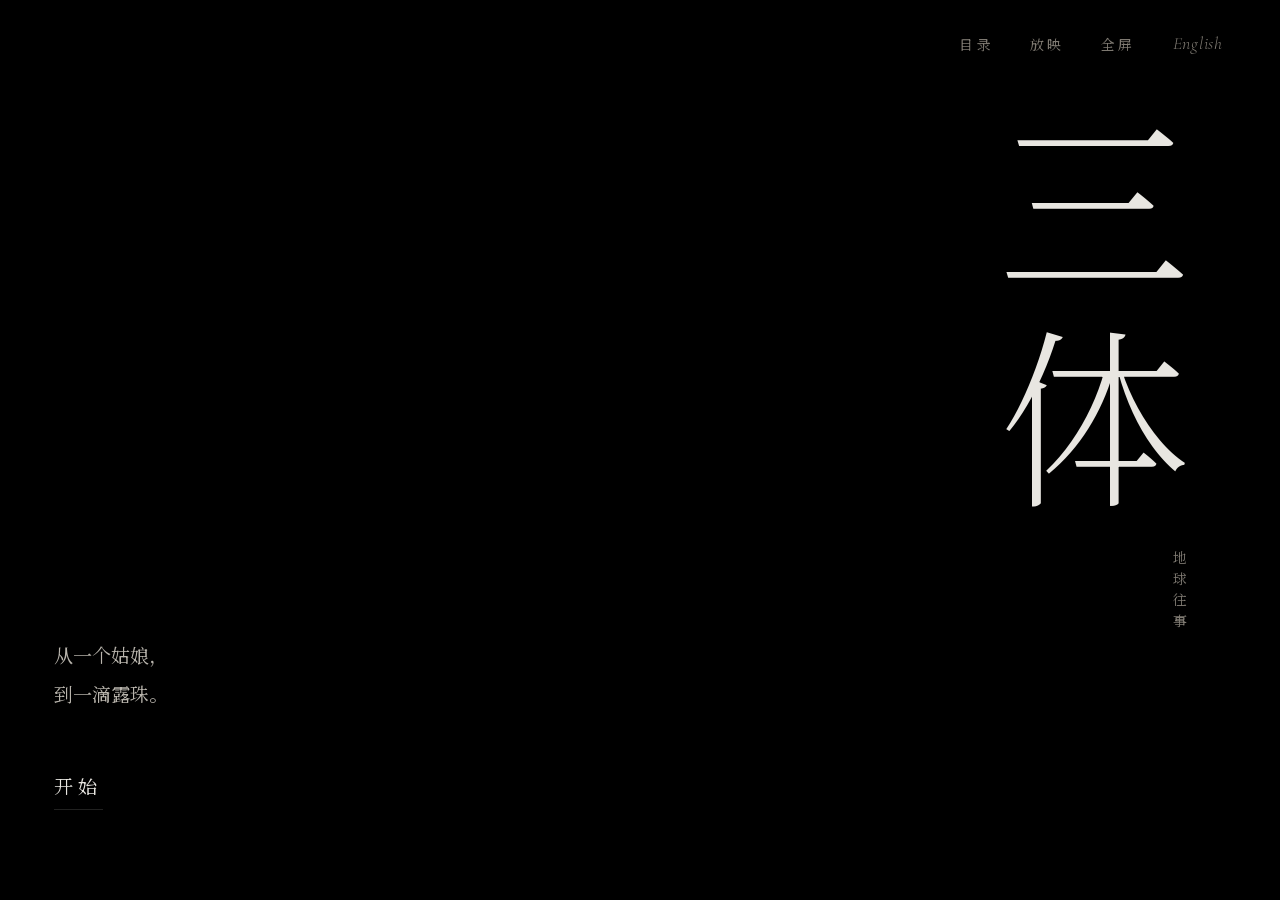
<file: zh/index.html>
<!doctype html><meta charset="utf-8"><title>三体</title><link rel="canonical" href="https://3-body-art.github.io/"><meta http-equiv="refresh" content="0; url=../"><script>location.replace("../" + location.hash)</script>
</file>
<file: app.css>
/* 三体 · 画廊 — the pictures are the only light */
@font-face { font-family: "Serif SC"; src: url("fonts/serif-200.woff2") format("woff2"); font-weight: 200; font-display: swap; }
@font-face { font-family: "Serif SC"; src: url("fonts/serif-400.woff2") format("woff2"); font-weight: 400; font-display: swap; }
@font-face { font-family: "Cormorant"; src: url("fonts/cormorant-italic.woff2") format("woff2"); font-weight: 300; font-style: italic; font-display: swap; }
/* the English page: Cormorant Garamond, with a few Chinese glyphs of its own */
@font-face { font-family: "Garamond EN"; src: url("fonts/en-300.woff2") format("woff2"); font-weight: 300; font-display: swap; }
@font-face { font-family: "Garamond EN"; src: url("fonts/en-500.woff2") format("woff2"); font-weight: 500; font-display: swap; }
@font-face { font-family: "Garamond EN"; src: url("fonts/en-italic.woff2") format("woff2"); font-weight: 400; font-style: italic; font-display: swap; }
@font-face { font-family: "Serif SC EN"; src: url("fonts/en-cjk.woff2") format("woff2"); font-weight: 400; font-display: swap; }

:root {
  --void: #000;
  --star: #e8e6e1;
  --ash: #b9b5ad;
  --ember: #7f7a72;
  --dust: rgba(232, 230, 225, .14);
  --glow: #5a4a46;
  --ease: cubic-bezier(.2, .7, .2, 1);
  /* one type scale for a phone in the hand and an 80-inch TV across the room */
  --t-body: clamp(15px, calc(min(.95vw, 1.9svh) + 7px), 34px);
  --t-era: calc(var(--t-body) * .72);
  --t-title: clamp(26px, calc(min(2.2vw, 4.2svh) + 9px), 92px);
  --t-card: clamp(84px, min(15vw, 24svh), 420px);
  --edge: clamp(18px, 4.2vw, 120px);
}

* { box-sizing: border-box; }
html, body { margin: 0; height: 100%; background: var(--void); color: var(--star); }
body {
  font-family: "Serif SC", "Noto Serif SC", "Source Han Serif SC", "Songti SC", "STSong", serif;
  font-weight: 400; font-kerning: normal; -webkit-font-smoothing: antialiased; text-rendering: optimizeLegibility;
  overflow: hidden;
}
button { font: inherit; color: inherit; background: none; border: 0; padding: 0; cursor: pointer; }
:focus { outline: none; }
:focus-visible { outline: 1px solid var(--star); outline-offset: 6px; }
.sr { position: absolute; width: 1px; height: 1px; overflow: hidden; clip: rect(0 0 0 0); white-space: nowrap; }

/* ambient light: the current picture lends its colour to the room */
.ambient {
  position: fixed; inset: 0; pointer-events: none; z-index: 0;
  background-color: var(--glow);
  -webkit-mask-image: radial-gradient(70% 55% at 50% 40%, rgba(0,0,0,.34), rgba(0,0,0,.08) 55%, transparent 78%);
          mask-image: radial-gradient(70% 55% at 50% 40%, rgba(0,0,0,.34), rgba(0,0,0,.08) 55%, transparent 78%);
  transition: background-color 2.2s var(--ease), opacity 1.2s var(--ease);
  opacity: 0;
}
body.lit .ambient { opacity: 1; }
body.bare .ambient { opacity: 0; }

/* the reel: one frame per screen */
#reel {
  position: relative; z-index: 1; height: 100svh; overflow-y: auto; overflow-x: hidden;
  scroll-snap-type: y mandatory; overscroll-behavior: contain; scrollbar-width: none;
}
#reel::-webkit-scrollbar { display: none; }
.screen { position: relative; height: 100svh; scroll-snap-align: start; scroll-snap-stop: always; overflow: hidden; }

/* ---------- opening ---------- */
.opening { display: grid; grid-template-columns: 1fr auto; align-items: stretch; padding: 12svh calc(var(--edge) + 36px) 10svh var(--edge); }
.opening .words { align-self: end; max-width: 26em; }
.opening .line { font-size: var(--t-body); color: var(--ash); line-height: 2; margin: 0; }
.opening .begin {
  margin-top: 2.6em; font-size: var(--t-body); letter-spacing: .3em; color: var(--star);
  padding: .5em 0; border-bottom: 1px solid var(--dust); transition: border-color .6s var(--ease);
}
.opening .begin:hover, .opening .begin:focus-visible { border-color: var(--star); }
.vtitle { writing-mode: vertical-rl; display: flex; align-items: flex-start; gap: .4em; }
.vtitle h1, .vtitle .name { margin: 0; font-weight: 200; font-size: var(--t-card); letter-spacing: .12em; line-height: 1; white-space: nowrap; }
.vtitle .sub { font-size: var(--t-era); color: var(--ember); letter-spacing: .5em; margin: 0; padding-top: .4em; }
.opening .vtitle, .book .vtitle { opacity: 0; transition: opacity 2.4s var(--ease) .2s; }
.opening.on .vtitle, .book.on .vtitle { opacity: 1; }
.opening .words, .book .epi { opacity: 0; transition: opacity 2s var(--ease) 1.1s; }
.opening.on .words, .book.on .epi { opacity: 1; }

/* ---------- book cards ---------- */
.book { display: grid; grid-template-columns: 1fr auto; padding: 12svh calc(var(--edge) + 36px) 12svh var(--edge); }
.book .vtitle .name { font-size: min(calc(var(--t-card) * .9), calc(62svh / (var(--chars) * 1.12))); }
.book .other { margin: 0; color: var(--ember); writing-mode: vertical-rl; white-space: nowrap; font-size: calc(var(--t-body) * 1.1); }
.book .other:lang(en) { font-family: "Cormorant", Georgia, serif; font-style: italic; font-weight: 300; letter-spacing: .06em; }
.book .epi { align-self: end; max-width: 30em; margin: 0; }
.book .epi p { margin: 0; font-size: calc(var(--t-body) * 1.15); line-height: 1.9; color: var(--star); font-weight: 200; }
.book .epi p.stack { line-height: 1.7; }
.book .epi cite { display: block; margin-top: 1.4em; font-style: normal; font-size: var(--t-era); color: var(--ember); letter-spacing: .12em; }

/* ---------- plates ---------- */
.plate { display: flex; flex-direction: column; align-items: center; justify-content: center; }
.plate figure {
  margin: 0; width: min(92vw, calc((100svh - var(--cap)) * var(--ar)));
  /* caption reserve grows with the words actually present */
  --cap: calc(12svh + var(--t-era) * 2.4 + var(--t-title) * 1.5 * var(--tl) + var(--t-body) * 1.95 * var(--bl) + var(--t-body) * .8);
}
.plate .pic { display: block; width: 100%; aspect-ratio: var(--ar); position: relative; background: #000; cursor: zoom-in; }
.plate .pic img { display: block; width: 100%; height: 100%; object-fit: cover;
  opacity: 0; filter: brightness(.35); transition: opacity 1.3s var(--ease), filter 2.4s var(--ease); }
.plate.on .pic img { opacity: 1; filter: none; }
.plate figcaption { margin-top: clamp(14px, 3.2svh, 64px); max-width: min(100%, 28em); font-size: var(--t-body);
  opacity: 0; transition: opacity 1.4s var(--ease) .75s; }
.plate.on figcaption { opacity: 1; }
.era { font-size: var(--t-era); color: var(--ember); letter-spacing: .1em; margin: 0 0 .9em; line-height: 1.6; }
.title { font-weight: 200; font-size: var(--t-title); letter-spacing: .08em; line-height: 1.3; margin: 0; color: var(--star); }
.text { font-size: var(--t-body); color: var(--ash); line-height: 1.95; margin: .75em 0 0; text-wrap: pretty; }

/* ---------- coda ---------- */
.coda { display: flex; flex-direction: column; justify-content: center; padding: 0 var(--edge); }
.coda .last { font-weight: 200; font-size: calc(var(--t-title) * 1.25); letter-spacing: .1em; margin: 0; }
.coda cite { display: block; font-style: normal; margin-top: 1.2em; font-size: var(--t-era); color: var(--ember); letter-spacing: .12em; }
.coda .gift { margin: 16svh 0 0; font-size: var(--t-body); color: var(--ash); line-height: 2; }
.coda .credit { margin: .4em 0 0; font-size: var(--t-era); color: var(--ember); line-height: 2; }
.coda .again { margin-top: 2.4em; font-size: var(--t-era); color: var(--ash); letter-spacing: .2em; border-bottom: 1px solid var(--dust); padding: .4em 0; }
.coda > * { opacity: 0; transition: opacity 2.2s var(--ease); }
.coda.on > * { opacity: 1; }
.coda.on .gift, .coda.on .credit, .coda.on .again { transition-delay: 1.4s; }

/* ---------- chrome ---------- */
.chrome { position: fixed; z-index: 5; inset: 0 0 auto 0; display: flex; align-items: center; justify-content: space-between;
  padding: clamp(14px, 2.4svh, 44px) var(--edge); pointer-events: none; transition: opacity 1s var(--ease); }
.chrome > * { pointer-events: auto; }
.chrome a, .chrome button { color: var(--ember); font-size: var(--t-era); letter-spacing: .24em; text-decoration: none;
  padding: .6em .2em; min-height: 44px; transition: color .5s var(--ease); }
.chrome a:hover, .chrome button:hover, .chrome a:focus-visible, .chrome button:focus-visible { color: var(--star); }
.chrome .acts { display: flex; gap: clamp(18px, 2.4vw, 56px); }
.chrome button[aria-pressed="true"] { color: var(--star); }
body.idle .chrome, body.idle .rail { opacity: 0; }
body.idle { cursor: none; }
body.at-open .chrome .mark { visibility: hidden; }
.chrome .lang:lang(en) { font-family: "Cormorant", Georgia, serif; font-style: italic; font-weight: 300; letter-spacing: .04em;
  font-size: calc(var(--t-era) * 1.3); }

/* time rail: the whole story as one hairline; drag it to travel */
.rail { position: fixed; z-index: 5; right: clamp(8px, 1.6vw, 40px); top: 50%; height: 62svh; width: 44px;
  transform: translateY(-50%); touch-action: none; cursor: ns-resize; transition: opacity 1s var(--ease); }
.rail::before { content: ""; position: absolute; left: 50%; top: 0; bottom: 0; width: 1px; background: var(--dust); }
.rail .seg { position: absolute; left: calc(50% - 3px); width: 7px; height: 1px; background: var(--ember); }
.rail .dot { position: absolute; left: 50%; width: 7px; height: 7px; margin: -3.5px 0 0 -3.5px; border-radius: 50%;
  background: var(--glow); box-shadow: 0 0 12px 2px var(--glow); transition: top .5s var(--ease), background-color 2s var(--ease), box-shadow 2s var(--ease); }
.rail .tip { position: absolute; right: 150%; white-space: nowrap; font-size: var(--t-era); color: var(--star); letter-spacing: .08em;
  transform: translateY(-50%); opacity: 0; transition: opacity .3s var(--ease); pointer-events: none; }
.rail:hover .tip, .rail.drag .tip, .rail:focus-visible .tip { opacity: 1; }
.rail .tip small { color: var(--ember); margin-right: .8em; font-size: 1em; }
body.at-open .rail, body.at-card .rail .tip { opacity: 0; }

/* picture only */
body.bare .chrome, body.bare .rail, body.bare figcaption { opacity: 0 !important; pointer-events: none; }
body.bare .plate figure { --cap: 0px; width: min(100vw, calc(100svh * var(--ar))); position: relative; }
body.bare .plate figcaption { position: absolute; visibility: hidden; }
body.bare .plate .pic { cursor: zoom-out; }
body.tx .plate figure { transition: width .9s var(--ease); }

/* ---------- index ---------- */
.index { position: fixed; inset: 0; z-index: 10; background: #000; overflow-y: auto; padding: 0 var(--edge) 12svh;
  opacity: 0; visibility: hidden; transition: opacity .6s var(--ease), visibility 0s linear .6s; }
.index.open { opacity: 1; visibility: visible; transition: opacity .6s var(--ease); }
.index header { position: sticky; top: 0; z-index: 1; display: flex; justify-content: flex-end; padding: clamp(14px, 2.4svh, 44px) 0;
  background: linear-gradient(#000 70%, transparent); }
.index header button { color: var(--ash); font-size: var(--t-era); letter-spacing: .24em; min-height: 44px; }
.index h2 { font-weight: 200; font-size: var(--t-title); letter-spacing: .12em; margin: 8svh 0 3svh; }
.index h2 span { font-size: .5em; color: var(--ember); margin-left: 1em; }
.index h2 span:lang(en) { font-family: "Cormorant", Georgia, serif; font-style: italic; font-weight: 300; letter-spacing: .04em; }
.index ol { list-style: none; margin: 0; padding: 0; display: grid; gap: clamp(14px, 1.6vw, 36px) clamp(10px, 1.2vw, 28px);
  grid-template-columns: repeat(auto-fill, minmax(clamp(140px, 15vw, 360px), 1fr)); }
.index li button { display: block; width: 100%; text-align: left; }
.index li img { display: block; width: 100%; aspect-ratio: 2.39; object-fit: cover; opacity: .72; transition: opacity .4s var(--ease); background: #0a0a0a; }
.index li button:hover img, .index li button:focus-visible img { opacity: 1; }
.index li .t { display: block; margin-top: .7em; font-size: var(--t-era); color: var(--ash); letter-spacing: .06em; line-height: 1.5; }
.index li .t i { font-style: normal; color: var(--ember); margin-right: .7em; font-variant-numeric: tabular-nums; }
.index li.cur img { opacity: 1; outline: 1px solid var(--star); outline-offset: 4px; }

/* ---------- the English page ----------
   Same grid, same light. Cormorant runs small and wide-set for its size, so English sits a step larger,
   tracks tighter, and the spines are sized by letter count (a Latin letter is about half a Chinese character). */
body:lang(en) { font-family: "Garamond EN", "Cormorant Garamond", Garamond, "Serif SC EN", serif; font-weight: 500;
  font-variant-numeric: oldstyle-nums; hanging-punctuation: first allow-end; }
:lang(en) .opening .line { font-size: calc(var(--t-body) * 1.35); line-height: 1.6; }
:lang(en) .opening .begin { font-size: calc(var(--t-body) * 1.2); letter-spacing: .1em; }
:lang(en) .vtitle { flex-direction: column; gap: .3em; }   /* a spine, with its subtitle as a second spine beside it */
:lang(en) .vtitle h1, :lang(en) .vtitle .name { font-weight: 300; letter-spacing: .02em; }
:lang(en) .opening .vtitle h1 { font-size: min(var(--t-card), calc(72svh / (var(--chars) * .5))); }
:lang(en) .vtitle .sub { font-style: italic; font-weight: 400; letter-spacing: .04em; font-size: calc(var(--t-era) * 1.35); padding-top: .5em; white-space: nowrap; }
:lang(en) .book .vtitle .name { font-size: min(calc(var(--t-card) * .8), calc(68svh / (var(--chars) * .5))); }
.book .other:lang(zh) { font-family: "Serif SC EN", "Serif SC", serif; font-weight: 400; letter-spacing: .4em; font-size: var(--t-body); padding-top: .3em; }
:lang(en) .book .epi p { font-weight: 300; font-size: calc(var(--t-body) * 1.55); line-height: 1.4; }
:lang(en) .book .epi p.stack { line-height: 1.3; }
:lang(en) .book .epi cite, :lang(en) .coda cite { font-style: italic; font-weight: 400; letter-spacing: .02em; font-size: calc(var(--t-era) * 1.3); }
:lang(en) .plate figcaption { max-width: min(100%, 31em); }
:lang(en) .era { font-style: italic; font-weight: 400; font-size: calc(var(--t-era) * 1.3); letter-spacing: .01em; margin-bottom: .6em; }
:lang(en) .title { font-weight: 300; font-size: calc(var(--t-title) * 1.14); letter-spacing: 0; line-height: 1.12; }
:lang(en) .text { font-size: calc(var(--t-body) * 1.25); line-height: 1.5; margin-top: .6em; }
:lang(en) .coda .last { font-weight: 300; font-size: calc(var(--t-title) * 1.4); letter-spacing: 0; }
:lang(en) .coda .gift { font-size: calc(var(--t-body) * 1.25); line-height: 1.6; }
:lang(en) .coda .credit { font-style: italic; font-weight: 400; font-size: calc(var(--t-era) * 1.25); line-height: 1.7; max-width: 40em; }
:lang(en) .coda .again { font-size: calc(var(--t-era) * 1.3); letter-spacing: .06em; }
:lang(en) .chrome a, :lang(en) .chrome button { font-size: calc(var(--t-era) * 1.3); letter-spacing: .05em; }
.chrome .lang:lang(zh) { font-family: "Serif SC EN", "Serif SC", serif; font-weight: 400; font-size: var(--t-era); letter-spacing: .24em; }
:lang(en) .rail .tip { font-size: calc(var(--t-era) * 1.3); letter-spacing: 0; }
:lang(en) .index header button { font-size: calc(var(--t-era) * 1.3); letter-spacing: .05em; }
:lang(en) .index h2 { font-weight: 300; letter-spacing: 0; font-size: calc(var(--t-title) * 1.1); }
.index h2 span:lang(zh) { font-family: "Serif SC EN", "Serif SC", serif; font-weight: 400; letter-spacing: .3em; font-size: .42em; }
:lang(en) .index li .t { font-size: calc(var(--t-era) * 1.3); letter-spacing: 0; line-height: 1.3; }

/* ---------- portrait: phone in the hand ---------- */
@media (orientation: portrait) and (max-aspect-ratio: 4/5) {
  :root { --t-body: clamp(15px, 4.1vw, 26px); --t-title: clamp(24px, 7vw, 54px); --t-card: clamp(72px, 26vw, 240px); }
  .plate { justify-content: flex-start; padding-top: 20svh; }
  .plate figure { width: 100vw; }
  .plate figcaption { padding: 0 7vw; max-width: none; }
  .opening, .book { grid-template-columns: 1fr auto; padding: 14svh 7vw 10svh; }
  .rail { top: 0; right: 0; left: 0; height: 2px; width: auto; transform: none; cursor: default; }
  .rail::before { left: 0; right: 0; top: 0; bottom: auto; width: auto; height: 1px; }
  .rail .seg { display: none; }
  .rail .dot { top: 0 !important; margin: -2.5px 0 0 -2.5px; width: 5px; height: 5px; }
  .rail .tip { display: none; }
  body.bare .plate { justify-content: center; padding-top: 0; }
}

/* ---------- short landscape: phone on its side ---------- */
@media (orientation: landscape) and (max-height: 540px) {
  :root { --t-body: 14px; --t-title: 22px; --t-card: 26svh; }
  .plate figure { --cap: 0px; width: min(100vw, calc(100svh * var(--ar))); position: relative; }
  .plate figcaption { position: absolute; left: 0; right: 0; bottom: 0; margin: 0; max-width: none; padding: 16svh 5vw 5svh;
    background: linear-gradient(transparent, rgba(0,0,0,.78) 55%); }
  .plate .text { max-width: 36em; }
  .rail { height: 70svh; }
}

@media (prefers-reduced-motion: reduce) {
  *, *::before, *::after { transition-duration: .01ms !important; transition-delay: 0s !important; }
}
</file>
